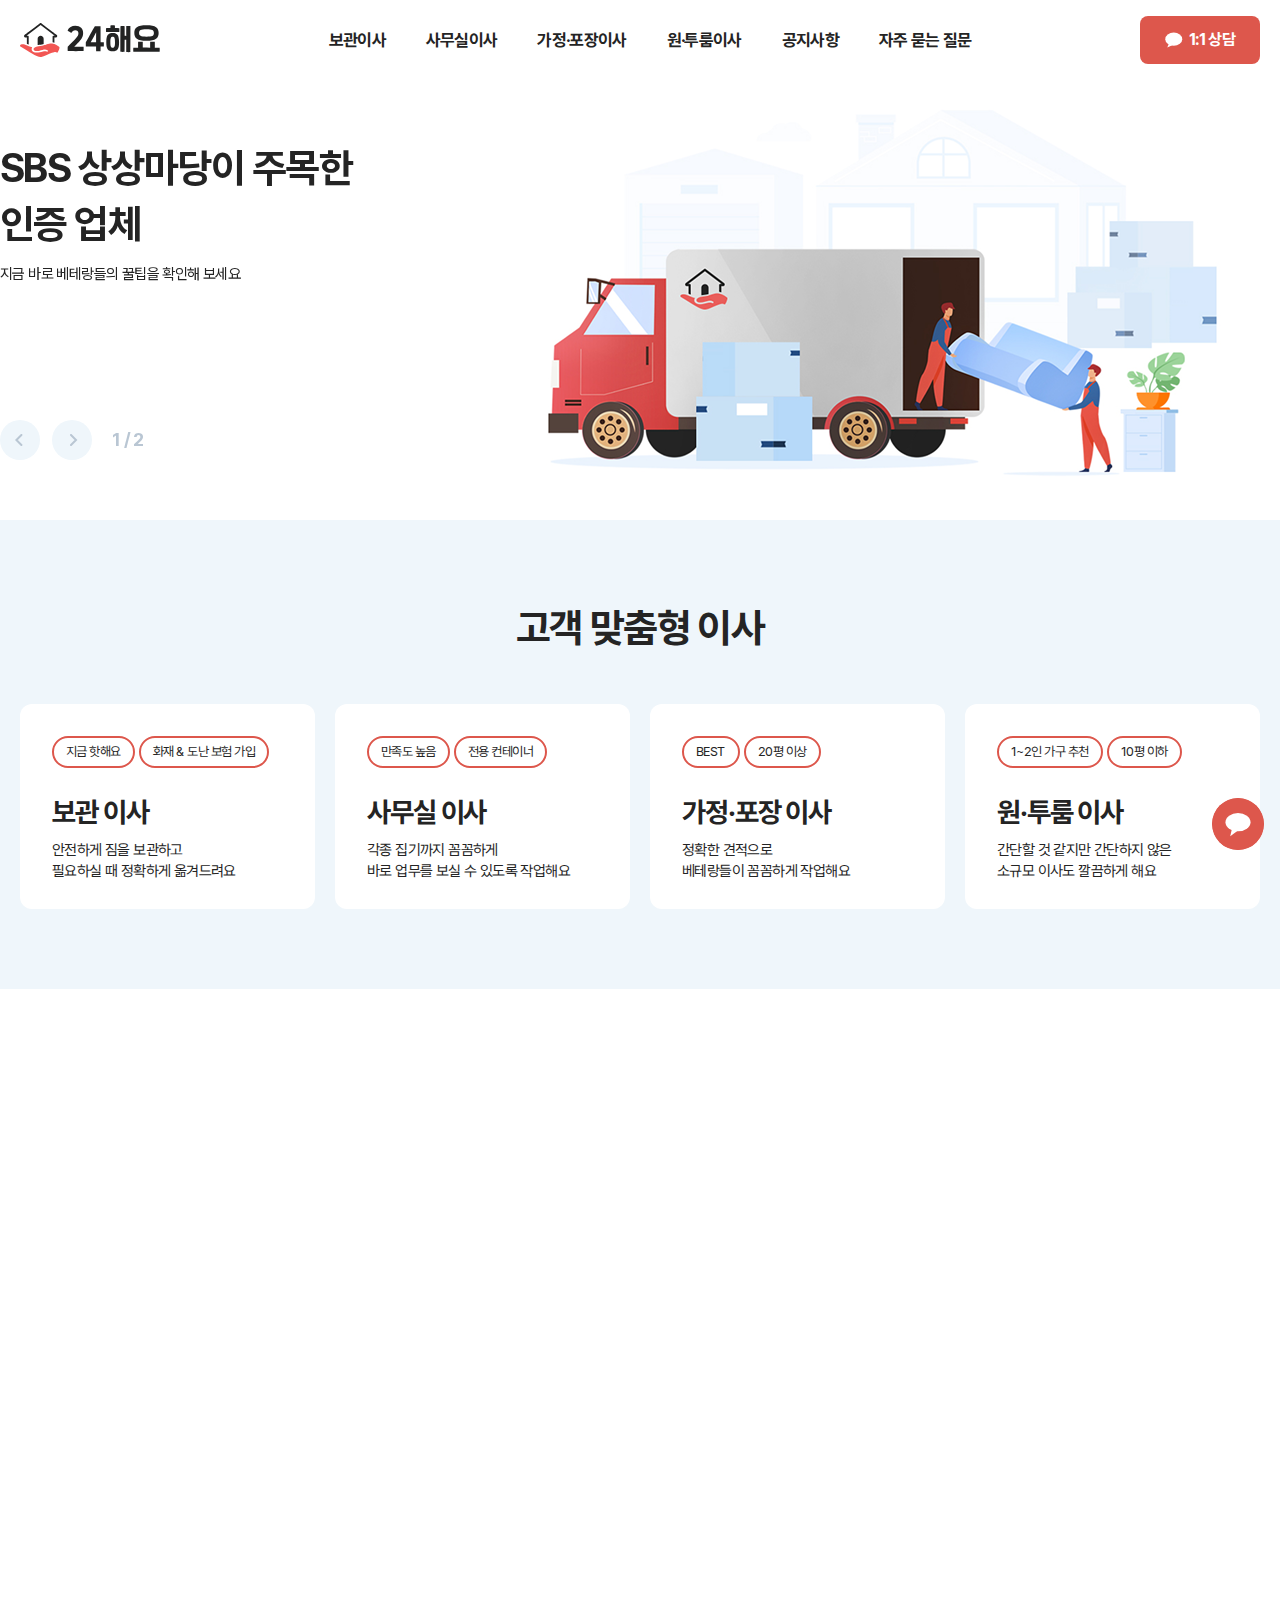
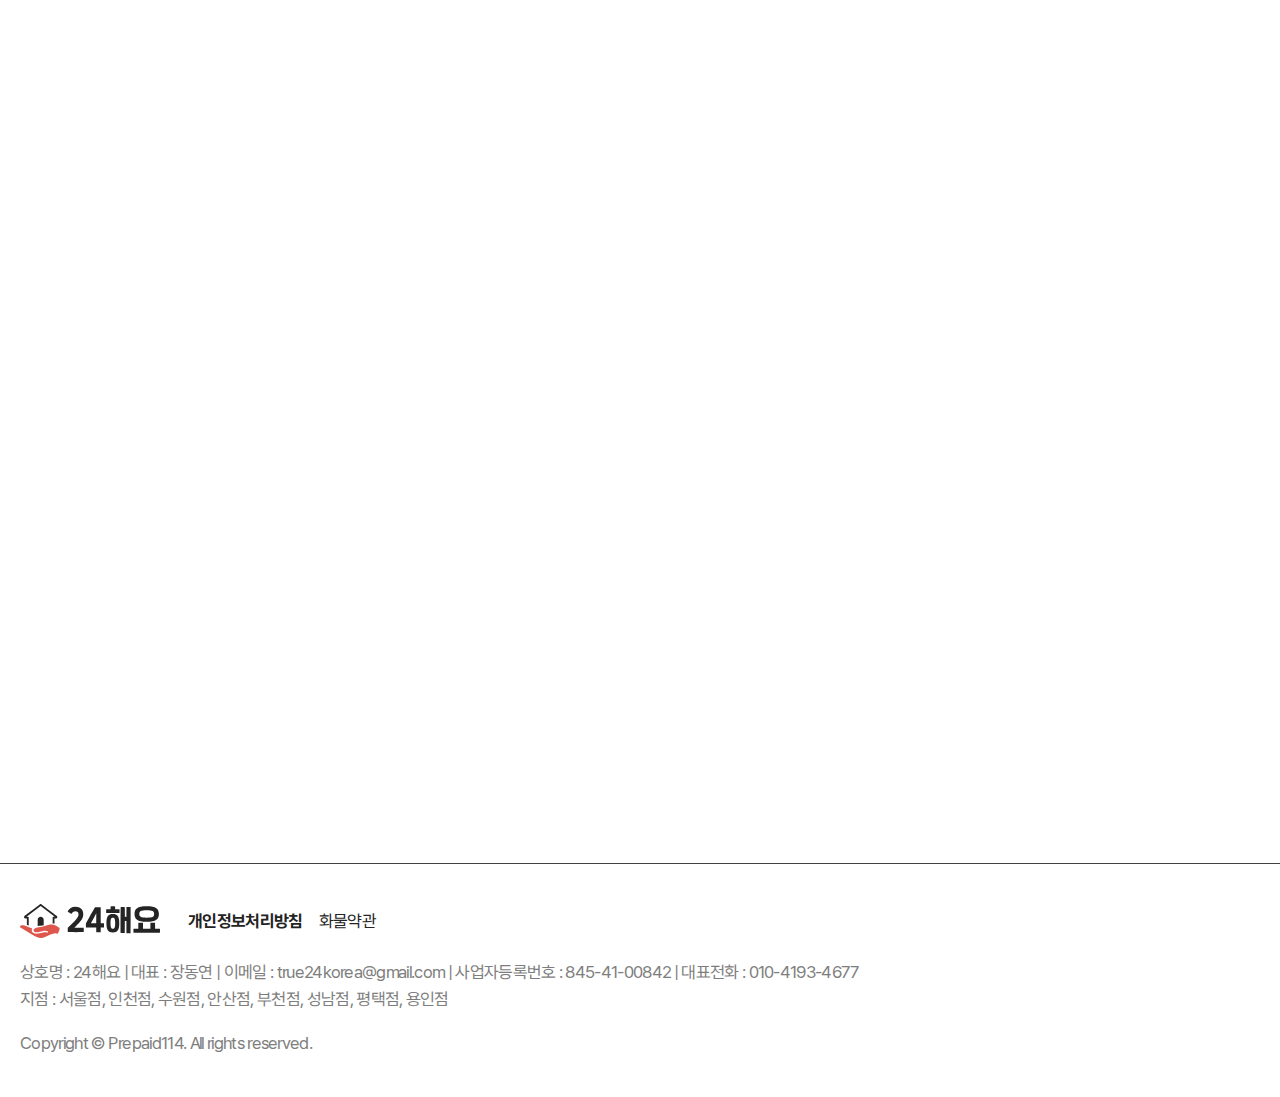
<file: index.html>
<!DOCTYPE html>
<html lang="ko">
<head>
    <meta charset="utf-8">
    <meta name="viewport" content="width=device-width, initial-scale=1.0">
    <title>당신 맞춤 이사업체, 24해요</title>
    <meta name="author" content="24해요">
    <meta name="robots" content="index, follow">
    <meta name="format-detection" content="telephone=no">
    <meta name="apple-mobile-web-app-capable" content="yes">
    <link rel="canonical" href="">
    <meta name="description" content="">
    <meta name="Keywords" content="">
    <meta property="og:title" content="24해요">
    <meta property="og:type" content="website">
    <meta property="og:description" content="">
    <meta property="og:url" content="">
    <meta property="og:image" content="">
    <meta property="al:android:app_name" content="">
    <meta property="al:web:url" content="">
    <link rel="shortcut icon" href="./assets/images/favicon.ico">
    <link rel="stylesheet" href="./assets/css/common.css">
    <link rel="stylesheet" href="./assets/css/style.css">
    <link rel="stylesheet" href="./assets/css/aos.css">
    <link rel="stylesheet" href="./assets/css/swiper.min.css">
    <script src="./assets/js/aos.js"></script>
    <script src="./assets/js/swiper.min.js"></script>
    <script src="./assets/js/util.js"></script>
    <script src="./assets/js/common.js"></script>
</head>
<body>
    <main id="wrap">
        <!-- header -->
        <header id="header">
            <div class="inner">
                <h1>
                    <a href="./index.html">
                        <img src="./assets/images/logo.svg" alt="24해요">
                    </a>
                </h1>
                <nav>
                    <ul>
                        <li>
                            <a href="./about.html">보관이사</a>
                        </li>
                        <li>
                            <a href="//board.html">사무실이사</a>
                        </li>
                        <li>
                            <a href="./blog.html">가정·포장이사</a>
                        </li>
                        <li><a href="">원·투룸이사</a></li>
                        <li><a href="./notice.html">공지사항</a></li>
                        <li><a href="./faq.html">자주 묻는 질문</a></li>
                    </ul>
                </nav>
                <div class="header-right">
                    <ul class="util-menu">
                        <li>
                            <a href="https://open.kakao.com/o/s5DOoV8c" target="_blank" class="btn-chat">
                                <i></i>
                                <span>1:1 상담</span>
                            </a>
                        </li>
                    </ul>
                    <button type="button" class="mobile menu-btn">
                         <span></span>
                         <span></span>
                         <span></span>
                    </button>
                </div>
            </div>
        </header>
        <!-- // header -->
         <!-- aside  -->
         <aside>
            <div class="aside-inner">
                <div class="aside-content">
                    <ul class="m-nav">
                        <li>
                            <a class="btn-link" href="./about.html">보관이사</a>
                        </li>
                        <li>
                            <a class="btn-link" href="./board.html">사무실이사</a>
                        </li>
                        <li>
                            <a class="btn-link" href="./blog.html">가정·포장이사</a>
                        </li>
                        <li><a class="btn-link" href="">원·투룸이사</a></li>
                        <li><a class="btn-link" href="./notice.html">공지사항</a></li>
                        <li><a class="btn-link" href="./faq.html">자주 묻는 질문</a></li>
                    </ul>
                </div>
                <div class="aside-btm">
                    <a href="#" class="btn-kakao" target="_blank">
                        <img src="./assets/images/icon_chat.svg" alt="">
                        <span>1:1 상담</span>
                    </a>
                    <a href="tel:010-4193-4677">
                        <img src="./assets/images/icon_phone.svg" alt="">
                        <span>전화 상담</span>
                    </a>
                </div>
            </div>
         </aside>
         <!-- // aside -->
        <!-- content -->
        <article id="content">
            <div id="main">
                <!-- 메인 슬라이드 -->
                <section class="hero">
                    <div class="swiper main-slide">
                        <div class="swiper-wrapper">
                            <div class="swiper-slide">
                                <a href="#">
                                    <div class="text">
                                        <strong data-aos="fade-up" class="h-1">SBS 상상마당이 주목한 <br>인증 업체</strong>
                                        <p data-aos="fade-up" data-aos-delay="150" class="p-2">지금 바로 베테랑들의 꿀팁을 확인해 보세요</p>
                                    </div>
                                    <div class="bg">
                                        <picture>
                                            <source srcset="./assets/images/desktop_slide_01.png" type="image/png"  media="all and (min-width: 1280px)">
                                            <source srcset="./assets/images/tablet_slide_01.png" type="image/png" media="all and (min-width: 800px)">
                                            <img src="./assets/images/mobile_slide_01.png" alt="">
                                        </picture>
                                    </div>
                                </a>
                            </div>
                            <div class="swiper-slide">
                                <a href="#">
                                    <div class="text">
                                        <strong data-aos="fade-up"  class="h-1">SBS 상상마당이 주목한 <br>인증 업체</strong>
                                        <p data-aos="fade-up" data-aos-delay="150" class="p-2">지금 바로 베테랑들의 꿀팁을 확인해 보세요</p>
                                    </div>
                                    <div class="bg">
                                        <picture>
                                            <source srcset="./assets/images/desktop_slide_01.png" type="image/png"  media="all and (min-width: 1280px)">
                                            <source srcset="./assets/images/tablet_slide_01.png" type="image/png" media="all and (min-width: 800px)">
                                            <img src="./assets/images/mobile_slide_01.png" alt="">
                                        </picture>
                                    </div>
                                </a>
                            </div>
                        </div>
                    </div>
                    <div class="slide-controls">
                        <button type="button" class="btn-prev">
                        </button>
                        <button type="button" class="btn-next">
                        </button>
                        <div class="slide-pagination"></div>
                    </div>
                </section>
                <!-- // 메인 슬라이드 -->
                <!-- 이사 -->
                <section class="moving-section">
                    <div class="sec-header inner" data-aos="fade-up">
                        <h3 class="title h-1">고객 맞춤형 이사</h3>
                    </div>
                    <div class="sec-content inner">
                        <ul class="moving-list">
                            <li class="moving-item" data-aos="fade-up">
                                <a href="#">
                                    <div class="text">
                                        <ul class="tag">
                                            <li>지금 핫해요</li>
                                            <li>화재 & 도난 보험 가입</li>
                                        </ul>
                                        <strong class="title h-2">보관 이사</strong>
                                        <p class="p-2">안전하게 짐을 보관하고 <br>필요하실 때 정확하게 옮겨드려요</p>
                                    </div>
                                </a>
                            </li>
                            <li class="moving-item" data-aos="fade-up">
                                <a href="#">
                                    <div class="text">
                                        <ul class="tag">
                                            <li>만족도 높음</li>
                                            <li>전용 컨테이너</li>
                                        </ul>
                                        <strong class="title h-2">사무실 이사</strong>
                                        <p class="p-2">각종 집기까지 꼼꼼하게 <br>바로 업무를 보실 수 있도록 작업해요</p>
                                    </div>
                                </a>
                            </li>
                            <li class="moving-item" data-aos="fade-up">
                                <a href="#">
                                    <div class="text">
                                        <ul class="tag">
                                            <li>BEST</li>
                                            <li>20평 이상</li>
                                        </ul>
                                        <strong class="title h-2">가정·포장 이사</strong>
                                        <p class="p-2">정확한 견적으로 <br>베테랑들이 꼼꼼하게 작업해요</p>
                                    </div>
                                </a>
                            </li>
                            <li class="moving-item" data-aos="fade-up">
                                <a href="#">
                                    <div class="text">
                                        <ul class="tag">
                                            <li>1~2인 가구 추천</li>
                                            <li>10평 이하</li>
                                        </ul>
                                        <strong class="title h-2">원·투룸 이사</strong>
                                        <p class="p-2">간단할 것 같지만 간단하지 않은 <br>소규모 이사도 깔끔하게 해요</p>
                                    </div>
                                </a>
                            </li>
                        
                        </ul>                          
                    </div>
                </section>
                <!-- // 이사 -->
                <!-- 블로그 -->
                <section class="blog">
                    <div class="sec-header inner" data-aos="fade-up">
                        <h3 class="title h-1">베테랑들의 꿀팁</h3>
                        <p class="sub-title">이건 꼭 알고 하셔야 돼요</p>
                    </div>
                    <div class="sec-content inner">
                        <div class="blog-inner" data-aos="fade-up">
                            <div class="video-item">
                                <div class="video-wrap">
                                    <iframe src="https://www.youtube.com/embed/IOF7vYD83vQ" title="YouTube video player" frameborder="0" allow="accelerometer; autoplay; clipboard-write; encrypted-media; gyroscope; picture-in-picture; web-share" referrerpolicy="strict-origin-when-cross-origin" allowfullscreen></iframe>
                                </div>
                            </div>
                            <ul class="blog-list">
                                <div class="blog-item">
                                    <a href="">
                                        <div class="img" style="background-image: url('./assets/images/no_image.png');"></div>
                                        <div class="text">
                                            <span class="cate date">이사꿀팁</span>
                                            <p class="subject h-3">이사 업체 선택 시, 거꾸로 알고 있는 2가지!</p>
                                            <p class="desc p-2">상세설명입니다. 상세설명입니다. 상세설명입니다.상세설명입니다. 상세설명입니다. 상세설명입니다. 상세설명입니다.상세설명입니다. 상세설명입니다. 상세설명입니다.</p>
                                        </div>
                                    </a>
                                </div>
                                <div class="blog-item">
                                    <a href="">
                                        <div class="img" style="background-image: url('./assets/images/no_image.png');"></div>
                                        <div class="text">
                                            <span class="cate date">이사꿀팁</span>
                                            <p class="subject h-3">방문 견적 시, 필요한 이사 체크 리스트</p>
                                            <p class="desc p-2">상세설명입니다. 상세설명입니다. 상세설명입니다.상세설명입니다. 상세설명입니다. 상세설명입니다. 상세설명입니다.상세설명입니다. 상세설명입니다. 상세설명입니다.</p>
                                        </div>
                                    </a>
                                </div>
                                <div class="blog-item">
                                    <a href="">
                                        <div class="img" style="background-image: url('./assets/images/no_image.png');"></div>
                                        <div class="text">
                                            <span class="cate date">이사꿀팁</span>
                                            <p class="subject h-3">이사할 때 알면 좋은 8가지 추천 사항</p>
                                            <p class="desc p-2">상세설명입니다. 상세설명입니다. 상세설명입니다.상세설명입니다. 상세설명입니다. 상세설명입니다. 상세설명입니다.상세설명입니다. 상세설명입니다. 상세설명입니다.</p>
                                        </div>
                                    </a>
                                </div>
                            </ul>
                        </div>
                    </div>
                </section>
                <!-- // 블로그 -->
                <!-- 후기 -->
                <section class="review">
                    <div class="inner">
                        <div class="sec-header">
                            <h3 class="title h-1" data-aos="fade-up">만족스러운 이사 후기</h3>
                            <span class="sub-title" data-aos="fade-up">먼저 경험한 분들이 남겨주셨어요</span>
                        </div>
                        <div class="sec-content">
                            <button type="button" class="btn-prev">이전</button>
                            <button type="button" class="btn-next">다음</button>
                            <div class="review-slide swiper" data-aos="fade-up">
                                <div class="swiper-wrapper">
                                    <div class="swiper-slide">
                                        <a href="#">
                                            <div class="thumb" style="background-image: url('./assets/images/review_thumb.png');"></div>
                                            <div class="text">
                                                <p>너무 만족스러워요 다음번에도 또 연락드릴게요~~~너무 만족스러워요 다음번에도 또 연락드릴게요~~~</p>
                                                <span class="cate">이사후기</span>
                                            </div>
                                        </a>
                                    </div>

                                     <div class="swiper-slide">
                                        <a href="#">
                                            <div class="thumb" style="background-image: url('./assets/images/review_thumb.png');"></div>
                                            <div class="text">
                                                <p>너무 만족스러워요 다음번에도 또 연락드릴게요~~~너무 만족스러워요 다음번에도 또 연락드릴게요~~~</p>
                                                <span class="cate">이사후기</span>
                                            </div>
                                        </a>
                                    </div>
                                    <div class="swiper-slide">
                                        <a href="#">
                                            <div class="thumb" style="background-image: url('./assets/images/review_thumb.png');"></div>
                                            <div class="text">
                                                <p>너무 만족스러워요 다음번에도 또 연락드릴게요~~~너무 만족스러워요 다음번에도 또 연락드릴게요~~~</p>
                                                <span class="cate">이사후기</span>
                                            </div>
                                        </a>
                                    </div>

                                    <div class="swiper-slide">
                                        <a href="#">
                                            <div class="thumb" style="background-image: url('./assets/images/review_thumb.png');"></div>
                                            <div class="text">
                                                <p>너무 만족스러워요 다음번에도 또 연락드릴게요~~~너무 만족스러워요 다음번에도 또 연락드릴게요~~~</p>
                                                <span class="cate">이사후기</span>
                                            </div>
                                        </a>
                                    </div> 
                                </div>
                            </div>
                        </div>
                    </div>
                </section>
                <!-- // 후기 -->
              <!-- 메인 배너 -->
               <section class="main-banner">
                    <div class="inner">
                        <ul class="banner-list">
                            <li class="inquiry-banner" data-aos="fade-up">
                                <a href="" class="text">
                                    <span class="table-title">빠르고 확실하게</span>
                                    <strong class="h-2">견적문의하기 →</strong>
                                </a>
                            </li>
                            <li class="yt-banner" data-aos="fade-up">
                                <a href="" class="text">
                                    <span class="table-title">
                                        <img src="./assets/images/icon_yt.svg" alt="">
                                        24해요 TV
                                    </span>
                                    <strong class="h-2">유튜브 바로가기 →</strong>
                                </a>
                            </li>
                        </ul>
                    </div>
               </section>
              <!-- //메인 배너 -->
            </div>
        </article>
        <!-- // content -->
        <!-- footer -->
        <footer id="footer">
            <div class="inner">
                <div class="footer-top">
                    <span class="footer-logo">
                        <img src="./assets/images/footer_logo.svg" alt="24해요">
                    </span>
                    <ul class="footer-util p-1 ">
                        <li><a class="font-bold" href="">개인정보처리방침</a></li>
                        <li><a href="">화물약관</a></li>
                    </ul>
                </div>
                <div class="footer-info">
                    <address class="p-1">
                        상호명 : 24해요  | 대표 : 장동연  | 이메일 : true24korea@gmail.com  | 사업자등록번호 : 845-41-00842  | 대표전화 : 010-4193-4677 <br>
                        지점 : 서울점, 인천점, 수원점, 안산점, 부천점, 성남점, 평택점, 용인점
                    </address>
                </div>
                <p class="copyright p-1">
                    Copyright © Prepaid114. All rights reserved.
                </p>
            </div>
        </footer>
        <!-- // footer -->
         <!-- fixed bar -->
         <div class="fixed-bar">
            <ul>
                <li><a href="tel:010-4193-4677"><img src="./assets/images/icon_fixed_phone.svg" alt=""><span>전화상담</span></a></li>
                <li><a href="https://open.kakao.com/o/s5DOoV8c" target="_blank" class="btn-kakao"><img src="./assets/images/icon_fixed_chat.svg" alt=""><span>1:1 상담</span></a></li>
            </ul>
         </div>
         <!-- // fixed bar -->
        <!-- float-btn -->
        <div class="float-btn">
            <a href="https://open.kakao.com/o/s5DOoV8c" class="btn-chat" target="_blank">
                <img src="./assets/images/btn_kakao.svg" alt="">
                <span>1:1 상담</span>
            </a>
        </div>
        <!-- // float-btn -->
    </main>

    <script>
        document.addEventListener('DOMContentLoaded', function() {
            const mainSlideLen = document.querySelectorAll('.main-slide .swiper-slide').length;
            const mainSlide = new Swiper('.main-slide', {
                loop:mainSlideLen > 1 ? true : false,
                loopAdditionalSlides: mainSlideLen > 1 ? 2 : 0,
                speed:800,
                autoplay: {
                    delay: 4500,
                },
                pagination:{
                    el: '.hero .slide-pagination',
                    type: 'fraction',
                },
                navigation:{
                    nextEl: '.hero .btn-next',
                    prevEl: '.hero .btn-prev',
                },
                on:{
                    slideChange: function(swiper){
                       
                        document.querySelectorAll('.hero .swiper-slide:not(.cur) [data-aos]').forEach(el => {
                            el.classList.remove('aos-animate');
                        });
                    },
                    slideChangeTransitionEnd: function(swiper){
                        document.querySelectorAll('.hero .swiper-slide').forEach(el => {
                            el.classList.remove('cur');
                        });
                        const activeSlide = swiper.slides[swiper.activeIndex];
                        activeSlide.classList.add('cur');
                        const aosEls = activeSlide.querySelectorAll('[data-aos]');
                        requestAnimationFrame(() => {
                            aosEls.forEach(el => {
                            el.classList.add('aos-animate');
                            });
                        });
                    },
                }
            });

            if(window.innerWidth >= 800){
                const moving_items = document.querySelectorAll('.moving-item');
                moving_items.forEach(function(item, index) {
                    item.setAttribute('data-aos-delay', index * 100);
                });
            }

            const review_length = document.querySelector('.review-slide .swiper-wrapper').children.length;
            const review_slide = new Swiper('.review-slide', {
                slidesPerView: 'auto',
                spaceBetween: 20,
                speed:800,
                loopAdditionalSlides: 4,
                centeredSlides: true,
                autoplay: {
                    delay: 3500,
                    disableOnInteraction: false,
                },
                navigation:{
                    nextEl: '.review .btn-next',
                    prevEl: '.review .btn-prev',
                },
                breakpoints: {
                    0: {
                        slidesPerView:1,
                        loop: review_length > 2 ? true : false,
                    },
                    1280: {
                        slidesPerView: 3,
                        spaceBetween: 42,
                        loop: document.querySelector('.review-slide .swiper-wrapper').children.length > 3 ? true : false,
                    },
                },
            });
            if(review_length < 4){
                document.querySelectorAll('.review .btn-next, .review .btn-prev').forEach(el => el.style.display = 'none');
            }

            const yt_slide = new Swiper('.yt-slide', {
                spaceBetween: 4,
                speed:800,
                loop:document.querySelectorAll('.yt-slide .swiper-slide').length > 1 ? true : false,
                loopAdditionalSlides: document.querySelectorAll('.yt-slide .swiper-slide').length > 1 ? 2 : 0,
                autoplay: {
                    delay: 2500,
                    disableOnInteraction: false,
                },
                breakpoints: {
                    0: {
                        slidesPerView: 1,
                    },
                    800:{
                        slidesPerView: 'auto',
                    },
                },
            });
        });
    </script>
</body>
</html>
</file>
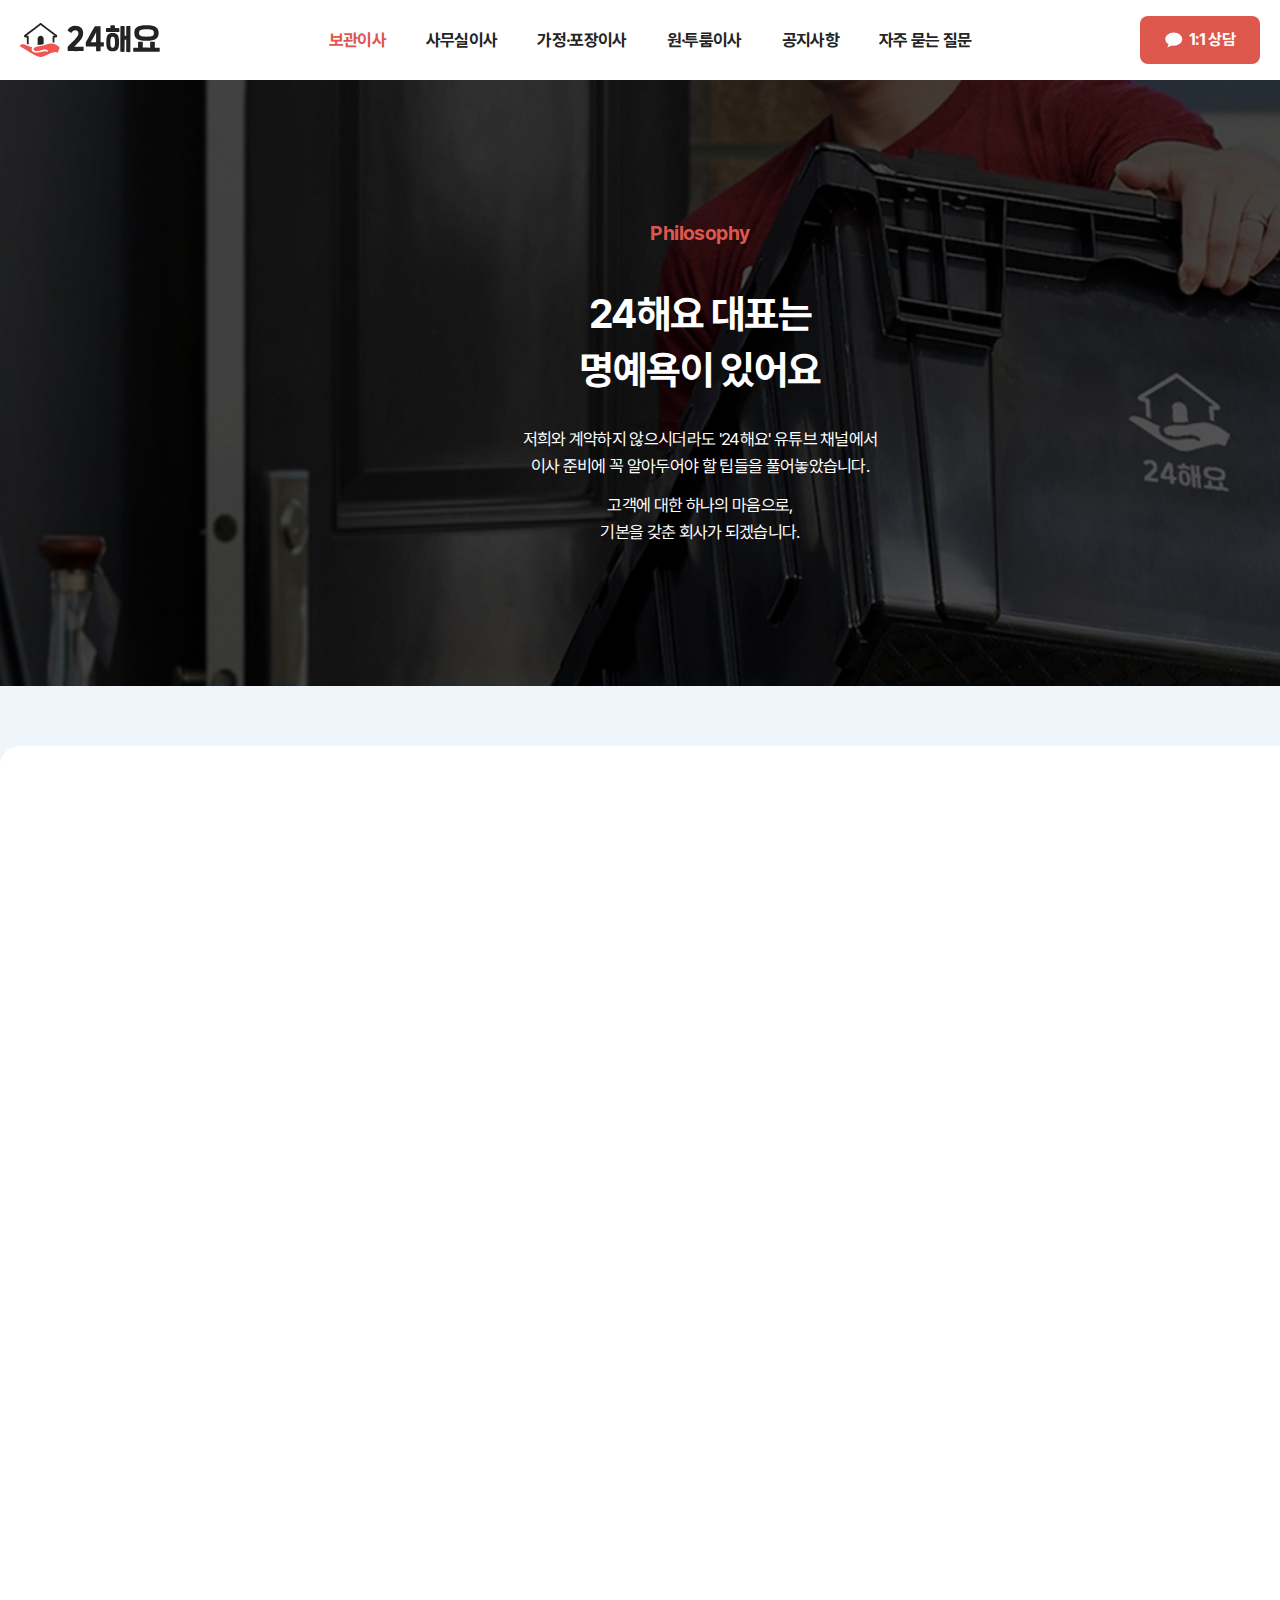
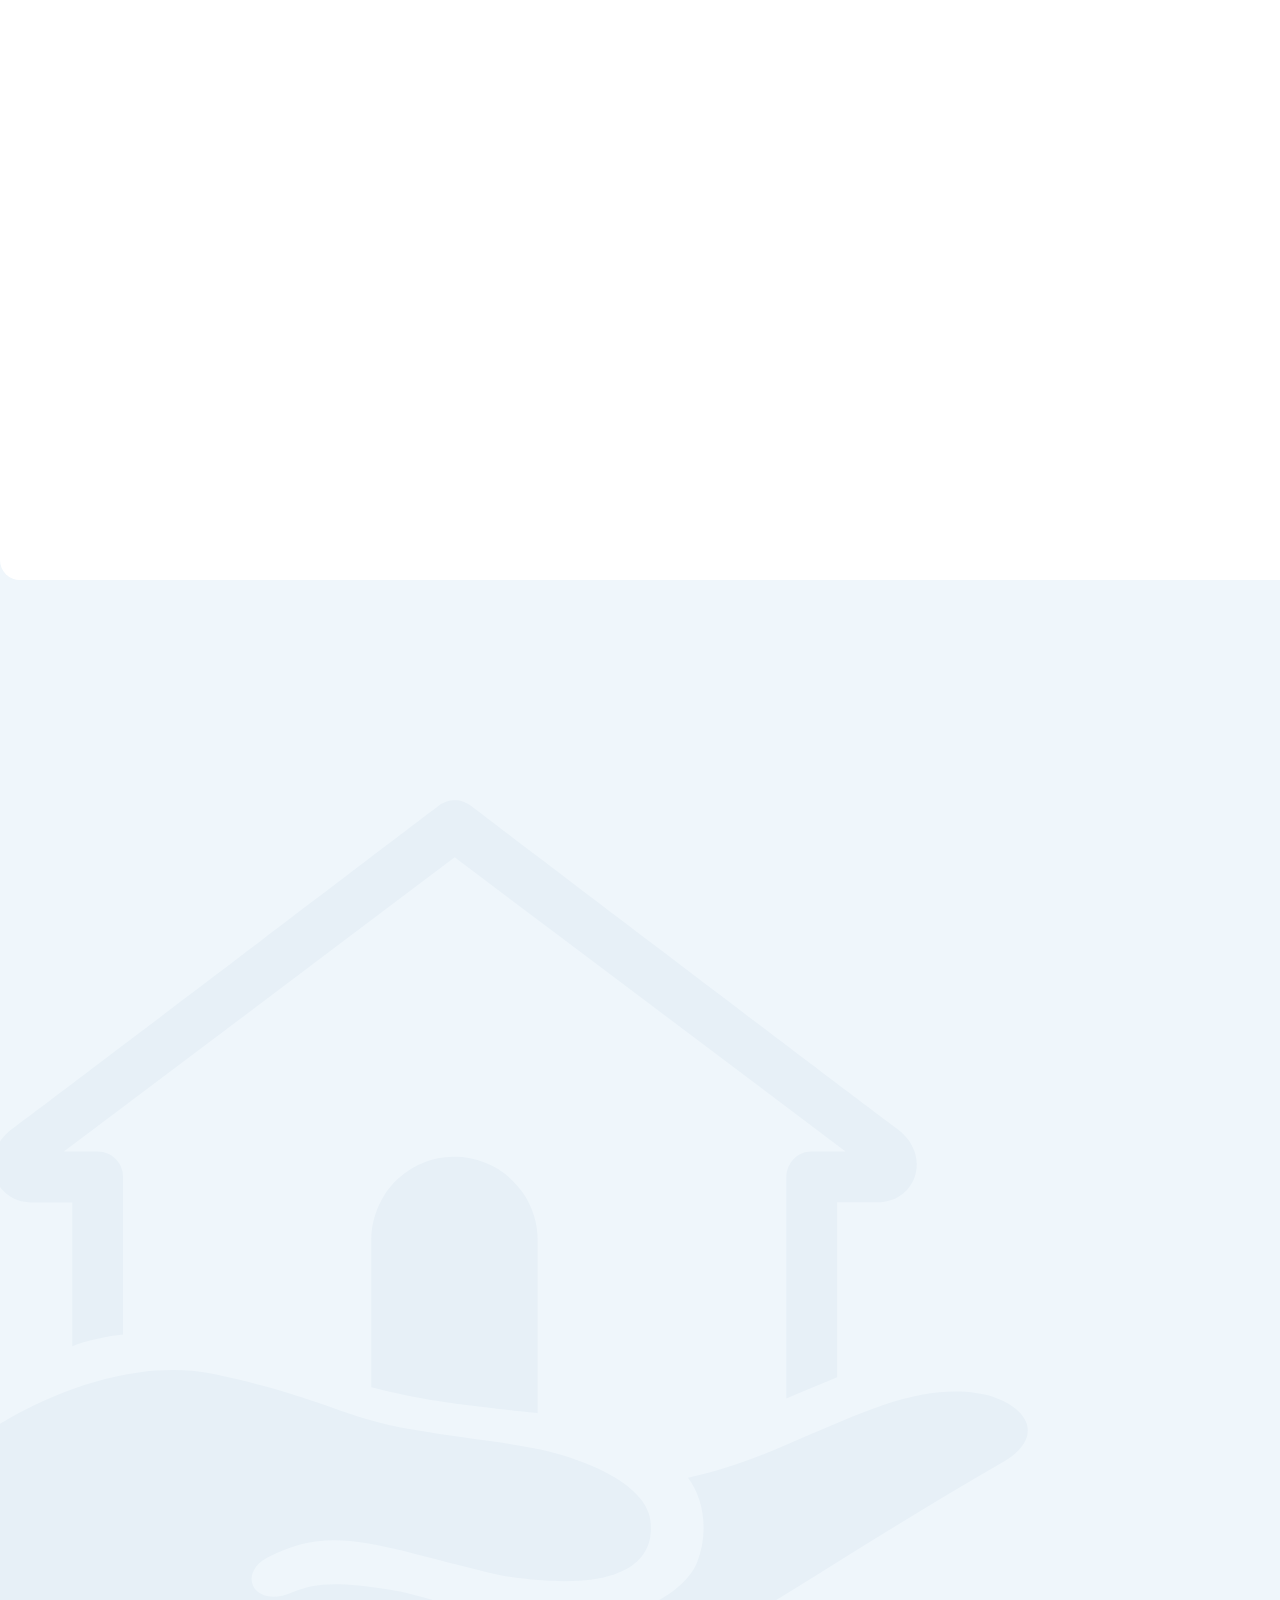
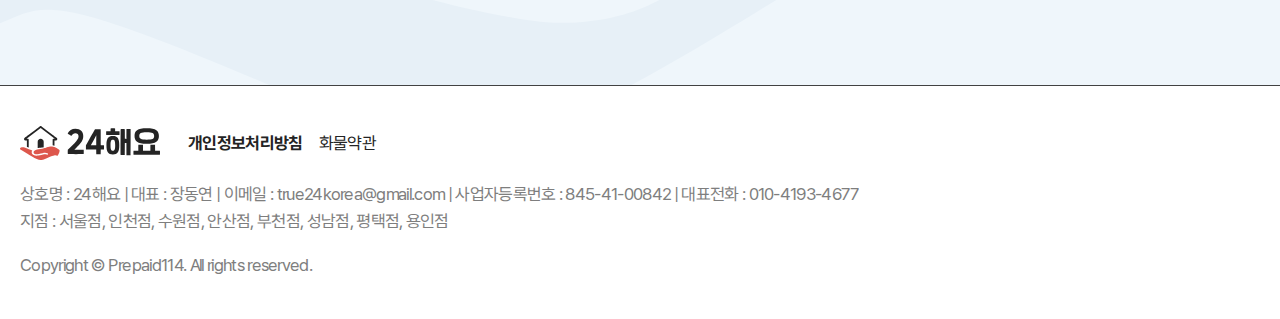
<file: about.html>
<!DOCTYPE html>
<html lang="ko">
<head>
    <meta charset="utf-8">
    <meta name="viewport" content="width=device-width, initial-scale=1.0">
    <title>당신 맞춤 이사업체, 24해요</title>
    <meta name="author" content="24해요">
    <meta name="robots" content="index, follow">
    <meta name="format-detection" content="telephone=no">
    <meta name="apple-mobile-web-app-capable" content="yes">
    <link rel="canonical" href="">
    <meta name="description" content="">
    <meta name="Keywords" content="">
    <meta property="og:title" content="24해요">
    <meta property="og:type" content="website">
    <meta property="og:description" content="">
    <meta property="og:url" content="">
    <meta property="og:image" content="">
    <meta property="al:android:app_name" content="">
    <meta property="al:web:url" content="">
    <link rel="shortcut icon" href="./assets/images/favicon.ico">
    <link rel="stylesheet" href="./assets/css/common.css">
    <link rel="stylesheet" href="./assets/css/style.css">
    <link rel="stylesheet" href="./assets/css/aos.css">
    <link rel="stylesheet" href="./assets/css/swiper.min.css">
    <script src="./assets/js/aos.js"></script>
    <script src="./assets/js/swiper.min.js"></script>
    <script src="./assets/js/util.js"></script>
    <script src="./assets/js/common.js"></script>
</head>
<body>
    <main id="wrap">
        <!-- header -->
        <header id="header">
            <div class="inner">
                <h1>
                    <a href="./index.html">
                        <img src="./assets/images/logo.svg" alt="24해요">
                    </a>
                </h1>
                <nav>
                    <ul>
                        <li>
                            <a href="./about.html" class="cur">보관이사</a>
                        </li>
                        <li>
                            <a href="./board.html">사무실이사</a>
                        </li>
                        <li>
                            <a href="./blog.html">가정·포장이사</a>
                        </li>
                        <li><a href="">원·투룸이사</a></li>
                        <li><a href="./notice.html">공지사항</a></li>
                        <li><a href="./faq.html">자주 묻는 질문</a></li>
                    </ul>
                </nav>
                <div class="header-right">
                    <ul class="util-menu">
                        <li>
                            <a href="https://open.kakao.com/o/s5DOoV8c" target="_blank" class="btn-chat">
                                <i></i>
                                <span>1:1 상담</span>
                            </a>
                        </li>
                    </ul>
                    <button type="button" class="mobile menu-btn">
                         <span></span>
                         <span></span>
                         <span></span>
                    </button>
                </div>
            </div>
        </header>
        <!-- // header -->
         <!-- aside  -->
         <aside>
            <div class="aside-inner">
                <div class="aside-content">
                    <ul class="m-nav">
                        <li>
                            <a class="btn-link" href="./about.html" class="cur">보관이사</a>
                        </li>
                        <li>
                            <a class="btn-link" href="./board.html">사무실이사</a>
                        </li>
                        <li>
                            <a class="btn-link" href="./blog.html">가정·포장이사</a>
                        </li>
                        <li><a class="btn-link" href="">원·투룸이사</a></li>
                        <li><a class="btn-link" href="./notice.html">공지사항</a></li>
                        <li><a class="btn-link" href="./faq.html">자주 묻는 질문</a></li>
                    </ul>
                </div>
                <div class="aside-btm">
                    <a href="#" class="btn-kakao" target="_blank">
                        <img src="./assets/images/icon_chat_white.svg" alt="">
                        <span>1:1 상담</span>
                    </a>
                    <a href="tel:010-4193-4677">
                        <img src="./assets/images/icon_phone.svg" alt="">
                        <span>전화 상담</span>
                    </a>
                </div>
            </div>
         </aside>
         <!-- // aside -->
        <!-- content -->
        <article id="content">
            <div id="about">
                <section class="about-header">
                    <div class="inner">
                        <div class="text">
                            <span data-aos="fade-up" class="h-3">Philosophy</span>
                            <h3 data-aos="fade-up" data-aos-delay="100" class="h-1">24해요 대표는 <br>명예욕이 있어요</h3>
                            <div data-aos="fade-up" data-aos-delay="200">
                                <p class="p-1">저희와 계약하지 않으시더라도 '24해요' 유튜브 채널에서 <br>이사 준비에 꼭 알아두어야 할 팁들을 풀어놓았습니다.</p>
                                <p class="p-1">고객에 대한 하나의 마음으로, <br>기본을 갖춘 회사가 되겠습니다.</p>
                            </div>
                        </div>
                    </div>
                </section>
                <section class="about-content">
                        <section class="sec-1">
                            <div class="inner">
                                <div data-aos="fade-up" class="img">
                                    <picture>
                                        <source srcset="./assets/images/desktop_about_img.png" media="(min-width: 1280px)">
                                        <source srcset="./assets/images/tablet_about_img.png" media="(min-width: 800px)">
                                        <img src="./assets/images/tablet_about_img.png" alt="">
                                    </picture>
                                </div>
                                <div class="text">
                                    <h4 class="h-2" data-aos="fade-up">저는 이런 마음으로 운영해왔습니다</h4>
                                    <p class="p-1" data-aos="fade-up">2020년 설립 이래 저희들에게 이사를 맡겨주신 고객님들과 <br class="pc">진심을 담아 일하셨던 저희 사장님들께 감사를 드립니다. <br><br>이사 업체의 기본은 <br class="pc">고객이 불편한 점 없이 소중한 짐을 안전하게 옮겨드리는 겁니다. <br><br>그래서 저희들은 꼼꼼하고 정성들여서 작업함으로써, <br class="pc">앞으로도 저희 업체에 믿고 맡겨주실 수 있도록 노력해나가겠습니다. <br class="pc">고객에 대한 하나의 마음으로 기본을 갖춘 회사가 되겠습니다.</p>
                                    <p class="p-1" data-aos="fade-up">누구나 살다보면 한번쯤은 경험하게 되는 이사. <br class="pc">터전을 옮기는 일이라 신경쓸 게 많죠. <br class="pc"><br class="pc">이사를 깨끗하게 잘 진행해드리고 얻는 만족감, <br class="pc">그리고 수익의 일부로 다른 분들의 삶에 도움을 줄 수 있다는 사실이 <br class="pc">오늘도 또 즐겁게 작업해드리러 가는 원동력입니다. <br><br>저희와 계약하지 않으시더라도 '24해요' 유튜브 채널에서 <br class="pc">이사 준비에 꼭 알아두어야 할 팁들을 풀어놓았습니다. <br><br>허가 받지 않은 이사 업체들에게 피해를 당하는 분들이 <br>아주 조금이라도 줄어들 수 있길 바라면서..</p>
                                </div>
                                <div class="sign" data-aos="fade-up">
                                    <span class="h-3">대표</span>
                                    <div class="sign-img">
                                        <img src="./assets/images/sign.png" alt="">
                                    </div>
                                </div>
                            </div>
                        </section>
                        <section class="sec-2">
                            <div class="inner">
                                <h4 class="h-1"  data-aos="fade-up">앞으로도 지켜 나가겠습니다</h4>
                                <ul class="card-list">
                                    <li data-aos="fade-up">
                                        <span class="num h-3">01</span><strong class="h-2">인증 받은 회사</strong>
                                        <p class="p-1">신뢰라는 것은 저희에게 이사를 맡겼던 분들이 증가하면서 한번의 서비스를 잘 해내는 것 그리고 많은 분들과 오랜 시간, 같은 마음으로 일을 할 때 그 결과물로 나타난다고 믿습니다. <br>건전한 이사 문화, 저희가 만들어 가겠습니다.</p>
                                    </li>
                                    <li data-aos="fade-up">
                                        <span class="num h-3">02</span><strong class="h-2">정확한 견적</strong>
                                        <p class="p-1">소형이사의 견적은 이사 당일에 변수가 많이 생기지는 않으나 업체의 실수로 추가 비용이 발생하는 경우는 없도록 하겠습니다. <br>견적 산출시에 되도록 자세히 설명드리고 상세한 부분까지 협의한뒤 진행하겠습니다.</p>
                                    </li>
                                    <li data-aos="fade-up">
                                        <span class="num h-3">03</span><strong class="h-2">베테랑 전문가</strong>
                                        <p class="p-1">이사전문가도 사고가 전혀 없이 일하기는 쉽지 않으며 여러 명이 다양한 상황에서 일을 하다보면 뜻하지 않은 사고가 생길 수 있답니다. <br>꼼꼼하게 작업을 하지만 혹여 사고가 발생했을 경우에는 당일날 작업자가 배상을 해드립니다.</p>
                                    </li>
                                    <li data-aos="fade-up">
                                        <span class="num h-3">04</span><strong class="h-2">고객 맞춤 서비스</strong>
                                        <p class="p-1">저희는 다른 업체와 달리 일반, 반포장 1번, 반포장 2번, 포장이사 4가지 서비스로 진행합니다. <br>고객님의 이삿짐 내역과 집 환경에 맞춰 합리적인 가격과 적합한 서비스로 안내해드리겠습니다.</p>
                                    </li>
                                    <li data-aos="fade-up">
                                        <span class="num h-3">05</span><strong class="h-2">서비스 마인드</strong>
                                        <p class="p-1">'친절은 습관입니다.' 친절하다는 말을 들으려면 대표 뿐만 아니라 저와 함께 일하는 모두가 고객에 대한 책임감을 갖고 일할 수 있도록 주기적으로 교육을 실시하고 있습니다.</p>
                                    </li>
                                    <li data-aos="fade-up">
                                        <span class="num h-3">06</span><strong class="h-2">피해 보상 시스템</strong>
                                        <p class="p-1">저희는 허가 업체로 보험에 가입이 되어 있으며, 파손 및 분실시 배상을 해드립니다. 만일 중재가 필요한 경우에는 '소비자보호원'에 의뢰하고 그 지시에 따라 진행해드립니다.</p>
                                    </li>
                                </ul>
                            </div>
                        </section>
                </section>
           </div>
        </article>
        <!-- // content -->
        <!-- footer -->
        <footer id="footer">
            <div class="inner">
                <div class="footer-top">
                    <span class="footer-logo">
                        <img src="./assets/images/footer_logo.svg" alt="24해요">
                    </span>
                    <ul class="footer-util p-1 ">
                        <li><a class="font-bold" href="">개인정보처리방침</a></li>
                        <li><a href="">화물약관</a></li>
                    </ul>
                </div>
                <div class="footer-info">
                    <address class="p-1">
                        상호명 : 24해요  | 대표 : 장동연  | 이메일 : true24korea@gmail.com  | 사업자등록번호 : 845-41-00842  | 대표전화 : 010-4193-4677 <br>
                        지점 : 서울점, 인천점, 수원점, 안산점, 부천점, 성남점, 평택점, 용인점
                    </address>
                </div>
                <p class="copyright p-1">
                    Copyright © Prepaid114. All rights reserved.
                </p>
            </div>
        </footer>
        <!-- // footer -->
         <!-- fixed bar -->
         <div class="fixed-bar">
            <ul>
                <li><a href="tel:010-4193-4677"><img src="./assets/images/icon_fixed_phone.svg" alt=""><span>전화상담</span></a></li>
                <li><a href="https://open.kakao.com/o/s5DOoV8c" target="_blank" class="btn-kakao"><img src="./assets/images/icon_fixed_chat.svg" alt=""><span>1:1 상담</span></a></li>
            </ul>
         </div>
         <!-- // fixed bar -->
    </main>

    <script>
        document.addEventListener('DOMContentLoaded', function() {
            if(window.innerWidth >= 800){
                const card_list = document.querySelectorAll('#about .sec-2 .card-list li');
                card_list.forEach(function(card, index) {
                    card.setAttribute('data-aos-delay', index * 100);
                });
            }
        });
    </script>
</body>
</html>
</file>
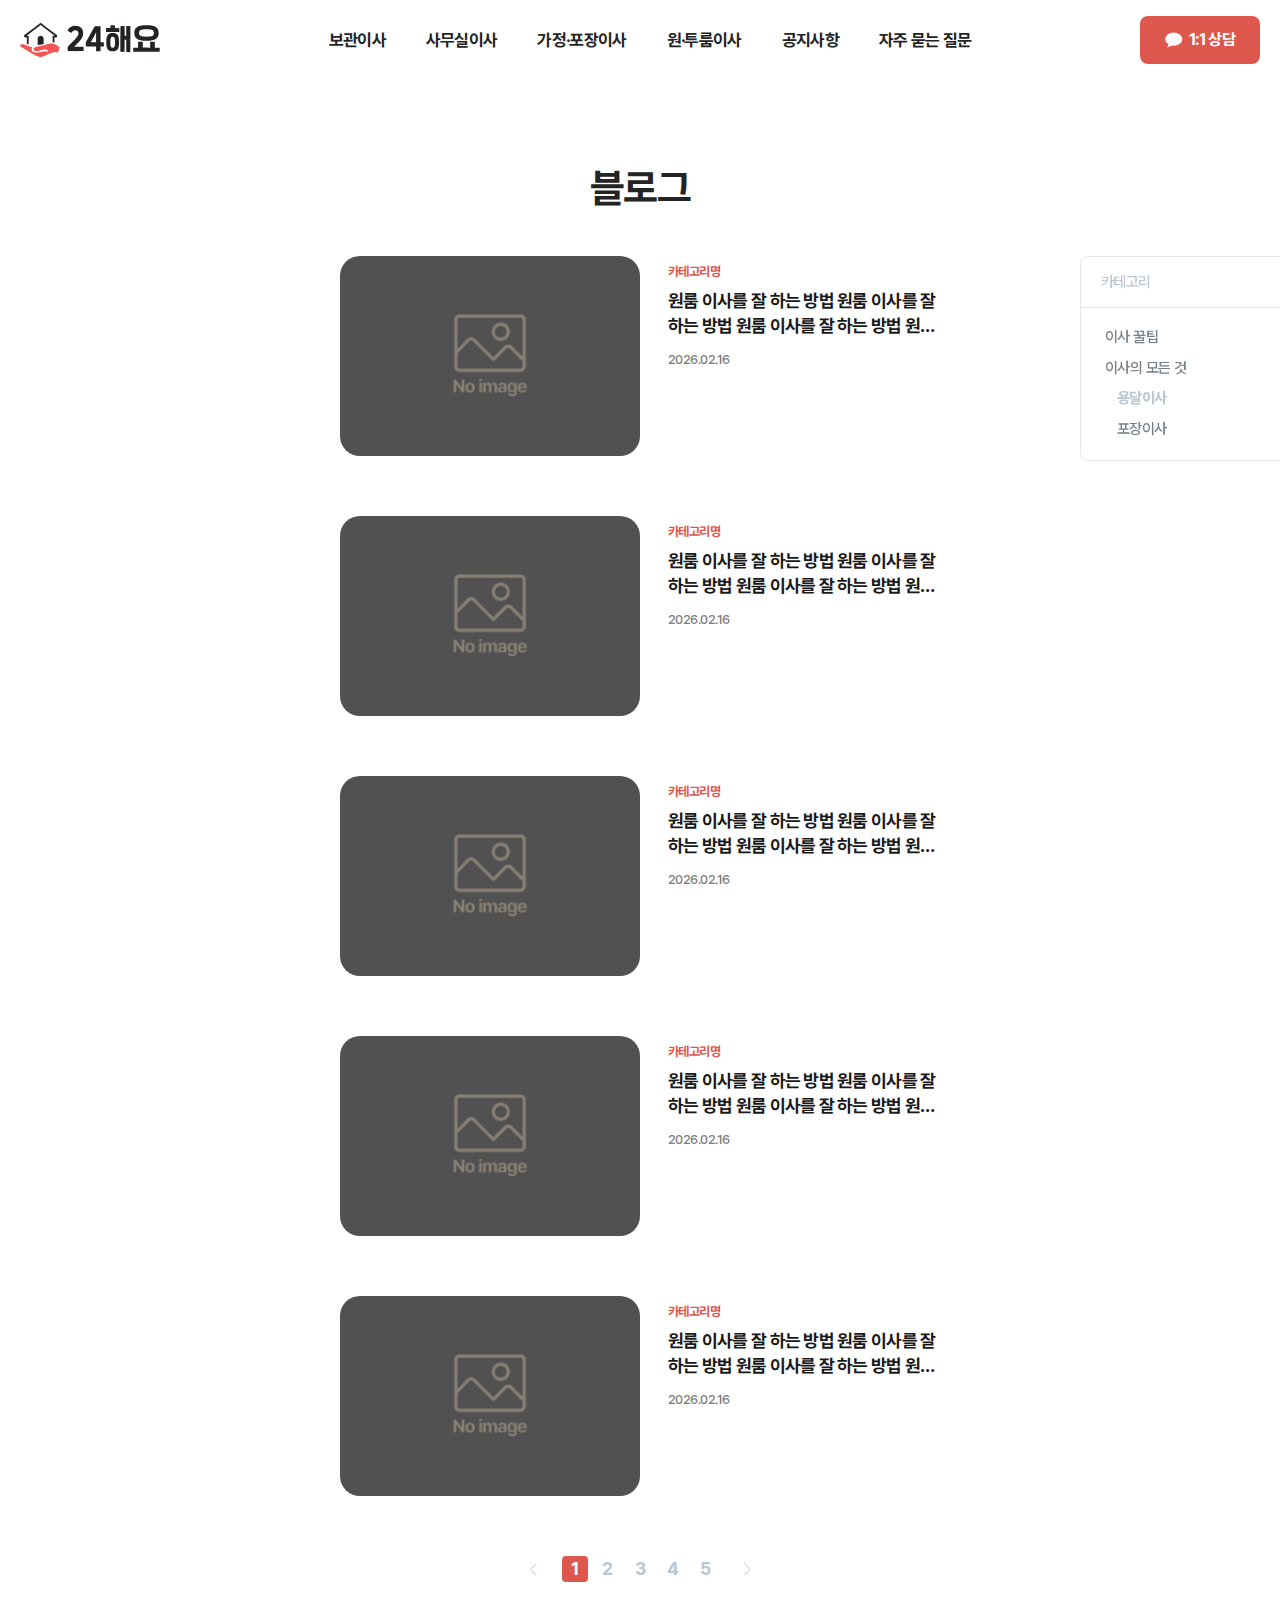
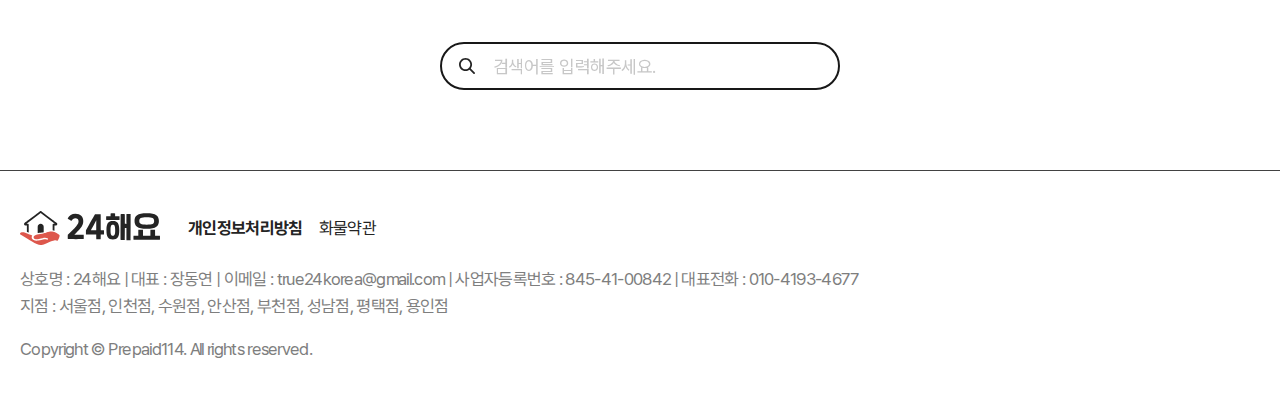
<file: blog.html>
<!DOCTYPE html>
<html lang="ko">
<head>
    <meta charset="utf-8">
    <meta name="viewport" content="width=device-width, initial-scale=1.0">
    <title>당신 맞춤 이사업체, 24해요</title>
    <meta name="author" content="24해요">
    <meta name="robots" content="index, follow">
    <meta name="format-detection" content="telephone=no">
    <meta name="apple-mobile-web-app-capable" content="yes">
    <link rel="canonical" href="">
    <meta name="description" content="">
    <meta name="Keywords" content="">
    <meta property="og:title" content="24해요">
    <meta property="og:type" content="website">
    <meta property="og:description" content="">
    <meta property="og:url" content="">
    <meta property="og:image" content="">
    <meta property="al:android:app_name" content="">
    <meta property="al:web:url" content="">
    <link rel="shortcut icon" href="./assets/images/favicon.ico">
    <link rel="stylesheet" href="./assets/css/common.css">
    <link rel="stylesheet" href="./assets/css/style.css">
    <link rel="stylesheet" href="./assets/css/aos.css">
    <link rel="stylesheet" href="./assets/css/swiper.min.css">
    <script src="./assets/js/aos.js"></script>
    <script src="./assets/js/swiper.min.js"></script>
    <script src="./assets/js/util.js"></script>
    <script src="./assets/js/common.js"></script>
</head>
<body>
    <main id="wrap">
        <!-- header -->
        <header id="header">
            <div class="inner">
                <h1>
                    <a href="./index.html">
                        <img src="./assets/images/logo.svg" alt="24해요">
                    </a>
                </h1>
                <nav>
                    <ul>
                        <li>
                            <a href="./about.html">보관이사</a>
                        </li>
                        <li>
                            <a href="./board.html">사무실이사</a>
                        </li>
                        <li>
                            <a href="./blog.html">가정·포장이사</a>
                        </li>
                        <li><a href="">원·투룸이사</a></li>
                        <li><a href="./notice.html">공지사항</a></li>
                        <li><a href="./faq.html">자주 묻는 질문</a></li>
                    </ul>
                </nav>
                <div class="header-right">
                    <ul class="util-menu">
                        <li>
                            <a href="https://open.kakao.com/o/s5DOoV8c" target="_blank" class="btn-chat">
                                <i></i>
                                <span>1:1 상담</span>
                            </a>
                        </li>
                    </ul>
                    <button type="button" class="mobile menu-btn">
                         <span></span>
                         <span></span>
                         <span></span>
                    </button>
                </div>
            </div>
        </header>
        <!-- // header -->
         <!-- aside  -->
         <aside>
            <div class="aside-inner">
                <div class="aside-content">
                    <ul class="m-nav">
                        <li>
                            <a class="btn-link" href="./about.html">보관이사</a>
                        </li>
                        <li>
                            <a class="btn-link" href="./board.html">사무실이사</a>
                        </li>
                        <li>
                            <a class="btn-link" href="./blog.html">가정·포장이사</a>
                        </li>
                        <li><a class="btn-link" href="">원·투룸이사</a></li>
                        <li><a class="btn-link" href="./notice.html">공지사항</a></li>
                        <li><a class="btn-link" href="./faq.html">자주 묻는 질문</a></li>
                    </ul>
                </div>
                <div class="aside-btm">
                    <a href="#" class="btn-kakao" target="_blank">
                        <img src="./assets/images/icon_chat_white.svg" alt="">
                        <span>1:1 상담</span>
                    </a>
                    <a href="tel:010-4193-4677">
                        <img src="./assets/images/icon_phone.svg" alt="">
                        <span>전화 상담</span>
                    </a>
                </div>
            </div>
         </aside>
         <!-- // aside -->
        <!-- content -->
        <article id="content">
            <div id="sub">
                <div id="board">
                    <div class="sec-header">
                        <h3 class="title h-1">블로그</h3>
                    </div>
                    <div class="inner-sm">
                        <div class="category-list-wrap">
                            <div class="category-list">
                                <button type="button" class="btn-cate">카테고리</button>
                                <div class="cate-list">
                                    <ul>
                                        <li>
                                            <div class="cate-1">
                                                <a href="#">이사 꿀팁</a>
                                            </div>
                                        </li>
                                        <li>
                                            <div class="cate-1">
                                                <a href="#">이사의 모든 것</a>
                                            </div>
                                            <div class="depth cate-2">
                                                <ul>
                                                    <li><a href="#" class="cur">용달이사</a></li>
                                                    <li><a href="#">포장이사</a></li>
                                                </ul>
                                            </div>
                                        </li>
                                    </ul>
                                </div>
                            </div>
                        </div>
                        <div class="blog-list">
                            <div class="blog-item">
                                <a href="./board_blog_single.html">
                                    <div class="thumb" style="background-image: url('./assets/images/post_thumb.png');"></div>
                                    <div class="text">
                                        <span class="cate">카테고리명</span>
                                        <p>원룸 이사를 잘 하는 방법 원룸 이사를 잘 하는 방법 원룸 이사를 잘 하는 방법 원룸 이사를 잘 하는 방법 </p>
                                        <span class="date">2026.02.16</span>
                                    </div>
                                </a>
                            </div>
                            <div class="blog-item">
                                <a href="./board_blog_single.html">
                                   <div class="thumb" style="background-image: url('./assets/images/post_thumb.png');"></div>
                                    <div class="text">
                                        <span class="cate">카테고리명</span>
                                        <p>원룸 이사를 잘 하는 방법 원룸 이사를 잘 하는 방법 원룸 이사를 잘 하는 방법 원룸 이사를 잘 하는 방법 </p>
                                        <span class="date">2026.02.16</span>
                                    </div>
                                </a>
                            </div>
                            <div class="blog-item">
                                <a href="./board_blog_single.html">
                                   <div class="thumb" style="background-image: url('./assets/images/post_thumb.png');"></div>
                                    <div class="text">
                                        <span class="cate">카테고리명</span>
                                        <p>원룸 이사를 잘 하는 방법 원룸 이사를 잘 하는 방법 원룸 이사를 잘 하는 방법 원룸 이사를 잘 하는 방법 </p>
                                        <span class="date">2026.02.16</span>
                                    </div>
                                </a>
                            </div>
                            <div class="blog-item">
                                <a href="./board_blog_single.html">
                                   <div class="thumb" style="background-image: url('./assets/images/post_thumb.png');"></div>
                                    <div class="text">
                                        <span class="cate">카테고리명</span>
                                        <p>원룸 이사를 잘 하는 방법 원룸 이사를 잘 하는 방법 원룸 이사를 잘 하는 방법 원룸 이사를 잘 하는 방법 </p>
                                        <span class="date">2026.02.16</span>
                                    </div>
                                </a>
                            </div>
                            <div class="blog-item">
                                <a href="./board_blog_single.html">
                                   <div class="thumb" style="background-image: url('./assets/images/post_thumb.png');"></div>
                                    <div class="text">
                                        <span class="cate">카테고리명</span>
                                        <p>원룸 이사를 잘 하는 방법 원룸 이사를 잘 하는 방법 원룸 이사를 잘 하는 방법 원룸 이사를 잘 하는 방법 </p>
                                        <span class="date">2026.02.16</span>
                                    </div>
                                </a>
                            </div>
                           

                            <!-- <div class="empty">게시물이 없습니다.</div> -->
                            
                        </div>
                        <div id="pagination">
                            <a href="" class="arr prev">
                                <img src="./assets/images/paging_prev.svg" alt="이전">
                            </a>
                            <a href="" class="cur num">1</a>
                            <a href="" class="num">2</a>
                            <a href="" class="num">3</a>
                            <a href="" class="num">4</a>
                            <a href="" class="num">5</a>
                            <a href="" class="arr next">
                                <img src="./assets/images/paging_next.svg" alt="다음">
                            </a>
                        </div>
                        <div id="search-box">
                            <form>
                                <img src="./assets/images/icon_search.svg" alt="검색">
                                <input type="text" placeholder="검색어를 입력해주세요.">
                            </form>
                        </div>
                    </div>
                </div>
           </div>
        </article>
        <!-- // content -->
          <!-- footer -->
          <footer id="footer">
            <div class="inner">
                <div class="footer-top">
                    <span class="footer-logo">
                        <img src="./assets/images/footer_logo.svg" alt="24해요">
                    </span>
                    <ul class="footer-util p-1 ">
                        <li><a class="font-bold" href="">개인정보처리방침</a></li>
                        <li><a href="">화물약관</a></li>
                    </ul>
                </div>
                <div class="footer-info">
                    <address class="p-1">
                        상호명 : 24해요  | 대표 : 장동연  | 이메일 : true24korea@gmail.com  | 사업자등록번호 : 845-41-00842  | 대표전화 : 010-4193-4677 <br>
                        지점 : 서울점, 인천점, 수원점, 안산점, 부천점, 성남점, 평택점, 용인점
                    </address>
                </div>
                <p class="copyright p-1">
                    Copyright © Prepaid114. All rights reserved.
                </p>
            </div>
        </footer>
        <!-- // footer -->
         <!-- fixed bar -->
         <div class="fixed-bar">
            <ul>
                <li><a href="tel:010-4193-4677"><img src="./assets/images/icon_fixed_phone.svg" alt=""><span>전화상담</span></a></li>
                <li><a href="https://open.kakao.com/o/s5DOoV8c" target="_blank" class="btn-kakao"><img src="./assets/images/icon_fixed_chat.svg" alt=""><span>1:1 상담</span></a></li>
            </ul>
         </div>
         <!-- // fixed bar -->
    </main>
    <!-- blog -->
    <script>
        document.addEventListener('DOMContentLoaded', function() {
            const isDesktop = window.innerWidth >= 1280;
            const btn_cate = document.querySelector('.category-list .btn-cate');
            const cate_list = document.querySelector('.category-list .cate-list');
            if(isDesktop){
                btn_cate.classList.add('active');
                slide.down(cate_list, 0);
            }
            btn_cate.addEventListener('click', function() {
                btn_cate.classList.toggle('active');
                slide.toggle(cate_list, 300);
            });
        });


    </script>
    <!-- // blog -->

</body>
</html>
</file>
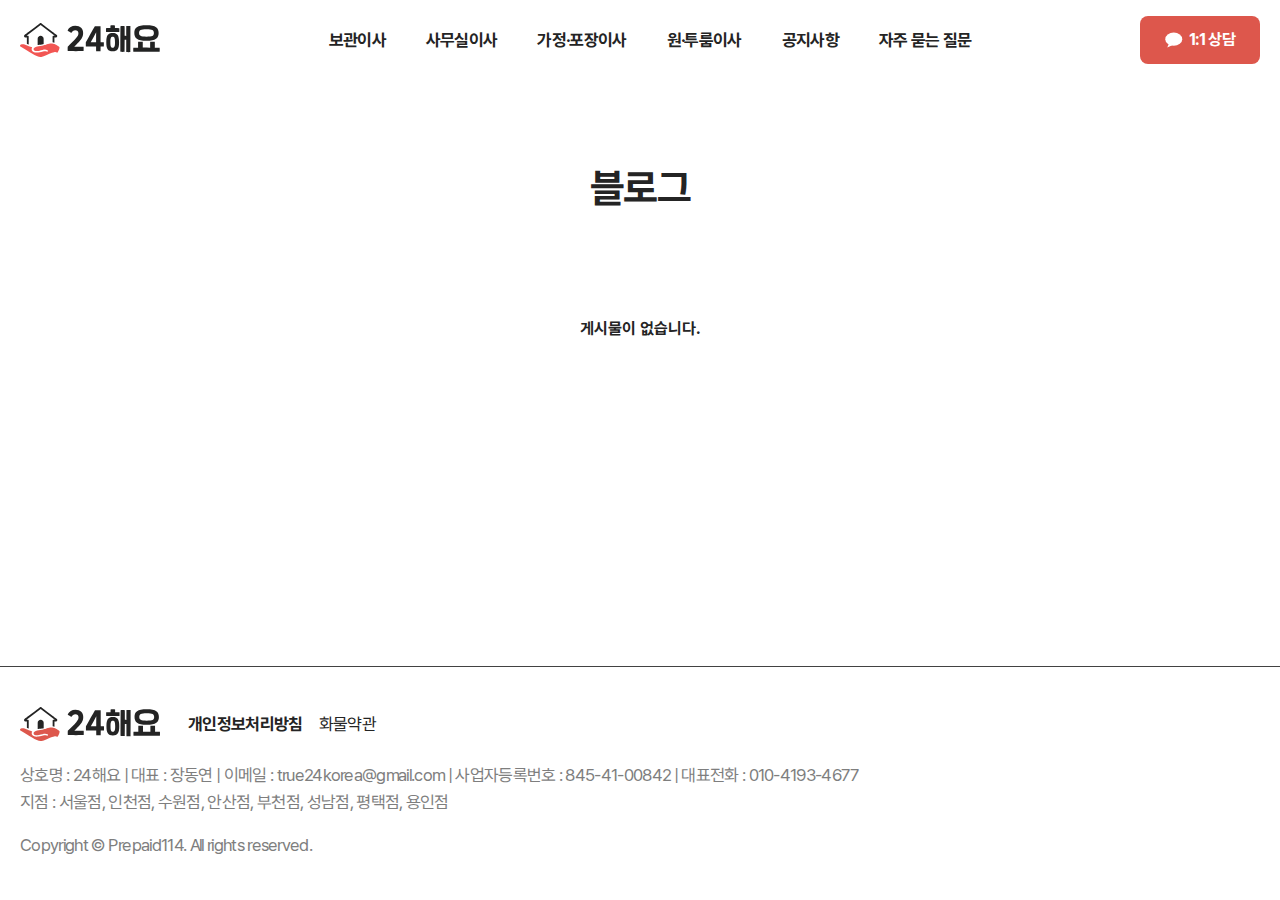
<file: blog_no_post.html>
<!DOCTYPE html>
<html lang="ko">
<head>
    <meta charset="utf-8">
    <meta name="viewport" content="width=device-width, initial-scale=1.0">
    <title>당신 맞춤 이사업체, 24해요</title>
    <meta name="author" content="24해요">
    <meta name="robots" content="index, follow">
    <meta name="format-detection" content="telephone=no">
    <meta name="apple-mobile-web-app-capable" content="yes">
    <link rel="canonical" href="">
    <meta name="description" content="">
    <meta name="Keywords" content="">
    <meta property="og:title" content="24해요">
    <meta property="og:type" content="website">
    <meta property="og:description" content="">
    <meta property="og:url" content="">
    <meta property="og:image" content="">
    <meta property="al:android:app_name" content="">
    <meta property="al:web:url" content="">
    <link rel="shortcut icon" href="./assets/images/favicon.ico">
    <link rel="stylesheet" href="./assets/css/common.css">
    <link rel="stylesheet" href="./assets/css/style.css">
    <link rel="stylesheet" href="./assets/css/aos.css">
    <link rel="stylesheet" href="./assets/css/swiper.min.css">
    <script src="./assets/js/aos.js"></script>
    <script src="./assets/js/swiper.min.js"></script>
    <script src="./assets/js/util.js"></script>
    <script src="./assets/js/common.js"></script>
</head>
<body>
    <main id="wrap">
        <!-- header -->
        <header id="header">
            <div class="inner">
                <h1>
                    <a href="./index.html">
                        <img src="./assets/images/logo.svg" alt="24해요">
                    </a>
                </h1>
                <nav>
                    <ul>
                        <li>
                            <a href="./about.html">보관이사</a>
                        </li>
                        <li>
                            <a href="./board.html">사무실이사</a>
                        </li>
                        <li>
                            <a href="./blog.html">가정·포장이사</a>
                        </li>
                        <li><a href="">원·투룸이사</a></li>
                        <li><a href="./notice.html">공지사항</a></li>
                        <li><a href="./faq.html">자주 묻는 질문</a></li>
                    </ul>
                </nav>
                <div class="header-right">
                    <ul class="util-menu">
                        <li>
                            <a href="https://open.kakao.com/o/s5DOoV8c" target="_blank" class="btn-chat">
                                <i></i>
                                <span>1:1 상담</span>
                            </a>
                        </li>
                    </ul>
                    <button type="button" class="mobile menu-btn">
                            <span></span>
                            <span></span>
                            <span></span>
                    </button>
                </div>
            </div>
        </header>
        <!-- // header -->
            <!-- aside  -->
            <aside>
            <div class="aside-inner">
                <div class="aside-content">
                    <ul class="m-nav">
                        <li>
                            <a class="btn-link" href="./about.html">보관이사</a>
                        </li>
                        <li>
                            <a class="btn-link" href="./board.html">사무실이사</a>
                        </li>
                        <li>
                            <a class="btn-link" href="./blog.html">가정·포장이사</a>
                        </li>
                        <li><a class="btn-link" href="">원·투룸이사</a></li>
                        <li><a class="btn-link " href="./notice.html">공지사항</a></li>
                        <li><a class="btn-link" href="./faq.html">자주 묻는 질문</a></li>
                    </ul>
                </div>
                <div class="aside-btm">
                    <a href="#" class="btn-kakao" target="_blank">
                        <img src="./assets/images/icon_chat_white.svg" alt="">
                        <span>1:1 상담</span>
                    </a>
                    <a href="tel:010-4193-4677">
                        <img src="./assets/images/icon_phone.svg" alt="">
                        <span>전화 상담</span>
                    </a>
                </div>
            </div>
            </aside>
            <!-- // aside -->
        <!-- content -->
        <article id="content">
            <div id="sub">
                <div id="board">
                    <div class="sec-header">
                        <h3 class="title h-1">블로그</h3>
                    </div>
                    <div class="inner-sm">
                        <div class="blog-list">
                            <div class="empty">게시물이 없습니다.</div>
                            <!-- empty 클래스: 모든 게시판 목록 비어있을 때 공통 -->
                        </div>
                    </div>
                </div>
           </div>
        </article>
        <!-- // content -->
         <!-- footer -->
         <footer id="footer">
            <div class="inner">
                <div class="footer-top">
                    <span class="footer-logo">
                        <img src="./assets/images/footer_logo.svg" alt="24해요">
                    </span>
                    <ul class="footer-util p-1 ">
                        <li><a class="font-bold" href="">개인정보처리방침</a></li>
                        <li><a href="">화물약관</a></li>
                    </ul>
                </div>
                <div class="footer-info">
                    <address class="p-1">
                        상호명 : 24해요  | 대표 : 장동연  | 이메일 : true24korea@gmail.com  | 사업자등록번호 : 845-41-00842  | 대표전화 : 010-4193-4677 <br>
                        지점 : 서울점, 인천점, 수원점, 안산점, 부천점, 성남점, 평택점, 용인점
                    </address>
                </div>
                <p class="copyright p-1">
                    Copyright © Prepaid114. All rights reserved.
                </p>
            </div>
        </footer>
        <!-- // footer -->
         <!-- fixed bar -->
         <div class="fixed-bar">
            <ul>
                <li><a href="tel:010-4193-4677"><img src="./assets/images/icon_fixed_phone.svg" alt=""><span>전화상담</span></a></li>
                <li><a href="https://open.kakao.com/o/s5DOoV8c" target="_blank" class="btn-kakao"><img src="./assets/images/icon_fixed_chat.svg" alt=""><span>1:1 상담</span></a></li>
            </ul>
         </div>
         <!-- // fixed bar -->
    </main>
</body>
</html>
</file>
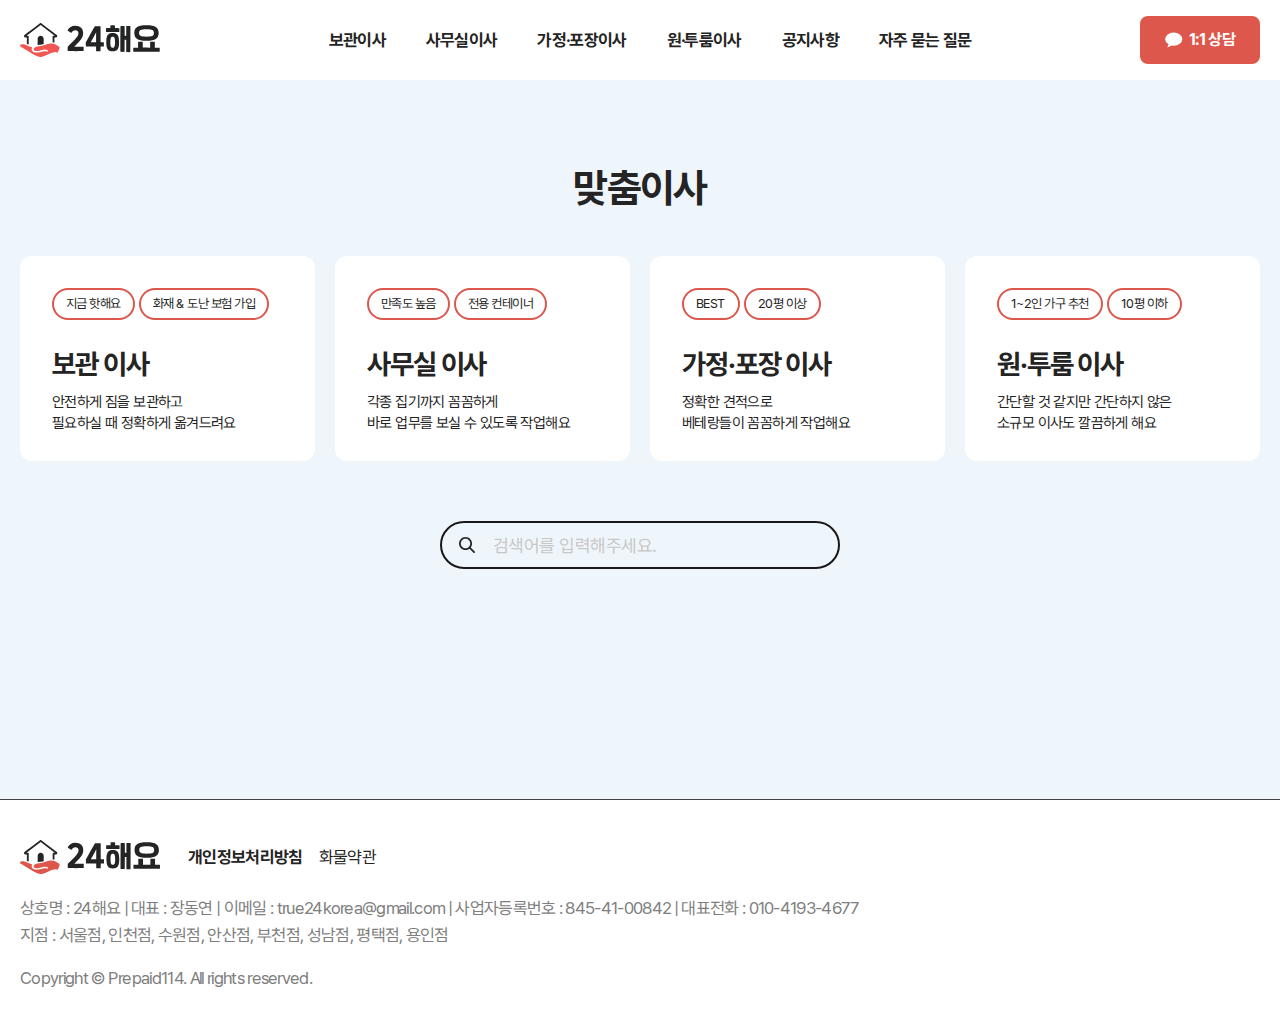
<file: board.html>
<!DOCTYPE html>
<html lang="ko">
<head>
    <meta charset="utf-8">
    <meta name="viewport" content="width=device-width, initial-scale=1.0">
    <title>24해요</title>
    <meta name="author" content="24해요">
    <meta name="robots" content="index, follow">
    <meta name="format-detection" content="telephone=no">
    <meta name="apple-mobile-web-app-capable" content="yes">
    <link rel="canonical" href="">
    <meta name="description" content="">
    <meta name="Keywords" content="">
    <meta property="og:title" content="24해요">
    <meta property="og:type" content="website">
    <meta property="og:description" content="">
    <meta property="og:url" content="">
    <meta property="og:image" content="">
    <meta property="al:android:app_name" content="">
    <meta property="al:web:url" content="">
    <link rel="shortcut icon" href="./assets/images/favicon.ico">
    <link rel="stylesheet" href="./assets/css/common.css">
    <link rel="stylesheet" href="./assets/css/style.css">
    <link rel="stylesheet" href="./assets/css/aos.css">
    <link rel="stylesheet" href="./assets/css/swiper.min.css">
    <script src="./assets/js/aos.js"></script>
    <script src="./assets/js/swiper.min.js"></script>
    <script src="./assets/js/util.js"></script>
    <script src="./assets/js/common.js"></script>
</head>
<body>
    <main id="wrap">
        <!-- header -->
        <header id="header">
            <div class="inner">
                <h1>
                    <a href="/">
                        <img src="./assets/images/logo.svg" alt="24해요">
                    </a>
                </h1>
                <nav>
                    <ul>
                        <li>
                            <a href="/about.html">보관이사</a>
                        </li>
                        <li>
                            <a href="/board.html">사무실이사</a>
                        </li>
                        <li>
                            <a href="/blog.html">가정·포장이사</a>
                        </li>
                        <li><a href="">원·투룸이사</a></li>
                        <li><a href="./notice.html">공지사항</a></li>
                        <li><a href="./faq.html">자주 묻는 질문</a></li>
                    </ul>
                </nav>
                <div class="header-right">
                    <ul class="util-menu">
                        <li>
                            <a href="https://open.kakao.com/o/s5DOoV8c" target="_blank" class="btn-chat">
                                <i></i>
                                <span>1:1 상담</span>
                            </a>
                        </li>
                    </ul>
                    <button type="button" class="mobile menu-btn">
                         <span></span>
                         <span></span>
                         <span></span>
                    </button>
                </div>
            </div>
        </header>
        <!-- // header -->
         <!-- aside  -->
         <aside>
            <div class="aside-inner">
                <div class="aside-content">
                    <ul class="m-nav">
                        <li>
                            <a class="btn-link" href="/about.html">보관이사</a>
                        </li>
                        <li>
                            <a class="btn-link" href="/board.html">사무실이사</a>
                        </li>
                        <li>
                            <a class="btn-link" href="/blog.html">가정·포장이사</a>
                        </li>
                        <li><a class="btn-link" href="">원·투룸이사</a></li>
                        <li><a class="btn-link" href="./notice.html">공지사항</a></li>
                        <li><a class="btn-link" href="./faq.html">자주 묻는 질문</a></li>
                    </ul>
                </div>
                <div class="aside-btm">
                    <a href="#" class="btn-kakao" target="_blank">
                        <img src="./assets/images/icon_chat_white.svg" alt="">
                        <span>1:1 상담</span>
                    </a>
                    <a href="tel:010-4193-4677">
                        <img src="./assets/images/icon_phone.svg" alt="">
                        <span>전화 상담</span>
                    </a>
                </div>
            </div>
         </aside>
         <!-- // aside -->
        <!-- content -->
        <article id="content">
             <!-- moving -->
             <section class="moving-section">
                <div class="sec-header inner">
                    <h3 class="title h-1">맞춤이사</h3>
                </div>
                <div class="sec-content board inner">
                    <ul class="moving-list">
                        <li class="moving-item">
                            <a href="#">
                                <div class="text">
                                    <ul class="tag">
                                        <li>지금 핫해요</li>
                                        <li>화재 & 도난 보험 가입</li>
                                    </ul>
                                    <strong class="title h-2">보관 이사</strong>
                                    <p class="p-2">안전하게 짐을 보관하고 <br>필요하실 때 정확하게 옮겨드려요</p>
                                </div>
                            </a>
                        </li>
                        <li class="moving-item">
                            <a href="#">
                                <div class="text">
                                    <ul class="tag">
                                        <li>만족도 높음</li>
                                        <li>전용 컨테이너</li>
                                    </ul>
                                    <strong class="title h-2">사무실 이사</strong>
                                    <p class="p-2">각종 집기까지 꼼꼼하게 <br>바로 업무를 보실 수 있도록 작업해요</p>
                                </div>
                            </a>
                        </li>
                        <li class="moving-item">
                            <a href="#">
                                <div class="text">
                                    <ul class="tag">
                                        <li>BEST</li>
                                        <li>20평 이상</li>
                                    </ul>
                                    <strong class="title h-2">가정·포장 이사</strong>
                                    <p class="p-2">정확한 견적으로 <br>베테랑들이 꼼꼼하게 작업해요</p>
                                </div>
                            </a>
                        </li>
                        <li class="moving-item">
                            <a href="#">
                                <div class="text">
                                    <ul class="tag">
                                        <li>1~2인 가구 추천</li>
                                        <li>10평 이하</li>
                                    </ul>
                                    <strong class="title h-2">원·투룸 이사</strong>
                                    <p class="p-2">간단할 것 같지만 간단하지 않은 <br>소규모 이사도 깔끔하게 해요</p>
                                </div>
                            </a>
                        </li>
                    
                    </ul>   
                    <div id="search-box">
                        <form>
                            <img src="./assets/images/icon_search.svg" alt="검색">
                            <input type="text" placeholder="검색어를 입력해주세요.">
                        </form>
                    </div>                          
                </div>
            </section>
            <!-- // moving -->
        </article>
        <!-- // content -->
        <!-- footer -->
        <footer id="footer">
            <div class="inner">
                <div class="footer-top">
                    <span class="footer-logo">
                        <img src="./assets/images/footer_logo.svg" alt="24해요">
                    </span>
                    <ul class="footer-util p-1 ">
                        <li><a class="font-bold" href="">개인정보처리방침</a></li>
                        <li><a href="">화물약관</a></li>
                    </ul>
                </div>
                <div class="footer-info">
                    <address class="p-1">
                        상호명 : 24해요  | 대표 : 장동연  | 이메일 : true24korea@gmail.com  | 사업자등록번호 : 845-41-00842  | 대표전화 : 010-4193-4677 <br>
                        지점 : 서울점, 인천점, 수원점, 안산점, 부천점, 성남점, 평택점, 용인점
                    </address>
                </div>
                <p class="copyright p-1">
                    Copyright © Prepaid114. All rights reserved.
                </p>
            </div>
        </footer>
        <!-- // footer -->
         <!-- fixed bar -->
         <div class="fixed-bar">
            <ul>
                <li><a href="tel:010-4193-4677"><img src="./assets/images/icon_fixed_phone.svg" alt=""><span>전화상담</span></a></li>
                <li><a href="https://open.kakao.com/o/s5DOoV8c" target="_blank" class="btn-kakao"><img src="./assets/images/icon_fixed_chat.svg" alt=""><span>1:1 상담</span></a></li>
            </ul>
         </div>
         <!-- // fixed bar -->
    </main>
    <!-- board -->
    <script>
        document.addEventListener('DOMContentLoaded', () => {
            const moving_wrap = document.querySelector('.moving-list');
            const moving_len = moving_wrap.children.length;
            moving_wrap.classList.add(
              moving_len < 3 ? 'col-2' :
              [3,5,6,9].includes(moving_len) ? 'col-3' :
              'col-4'
            );
        });
    </script>
    <!-- //board -->
</body>
</html>
</file>
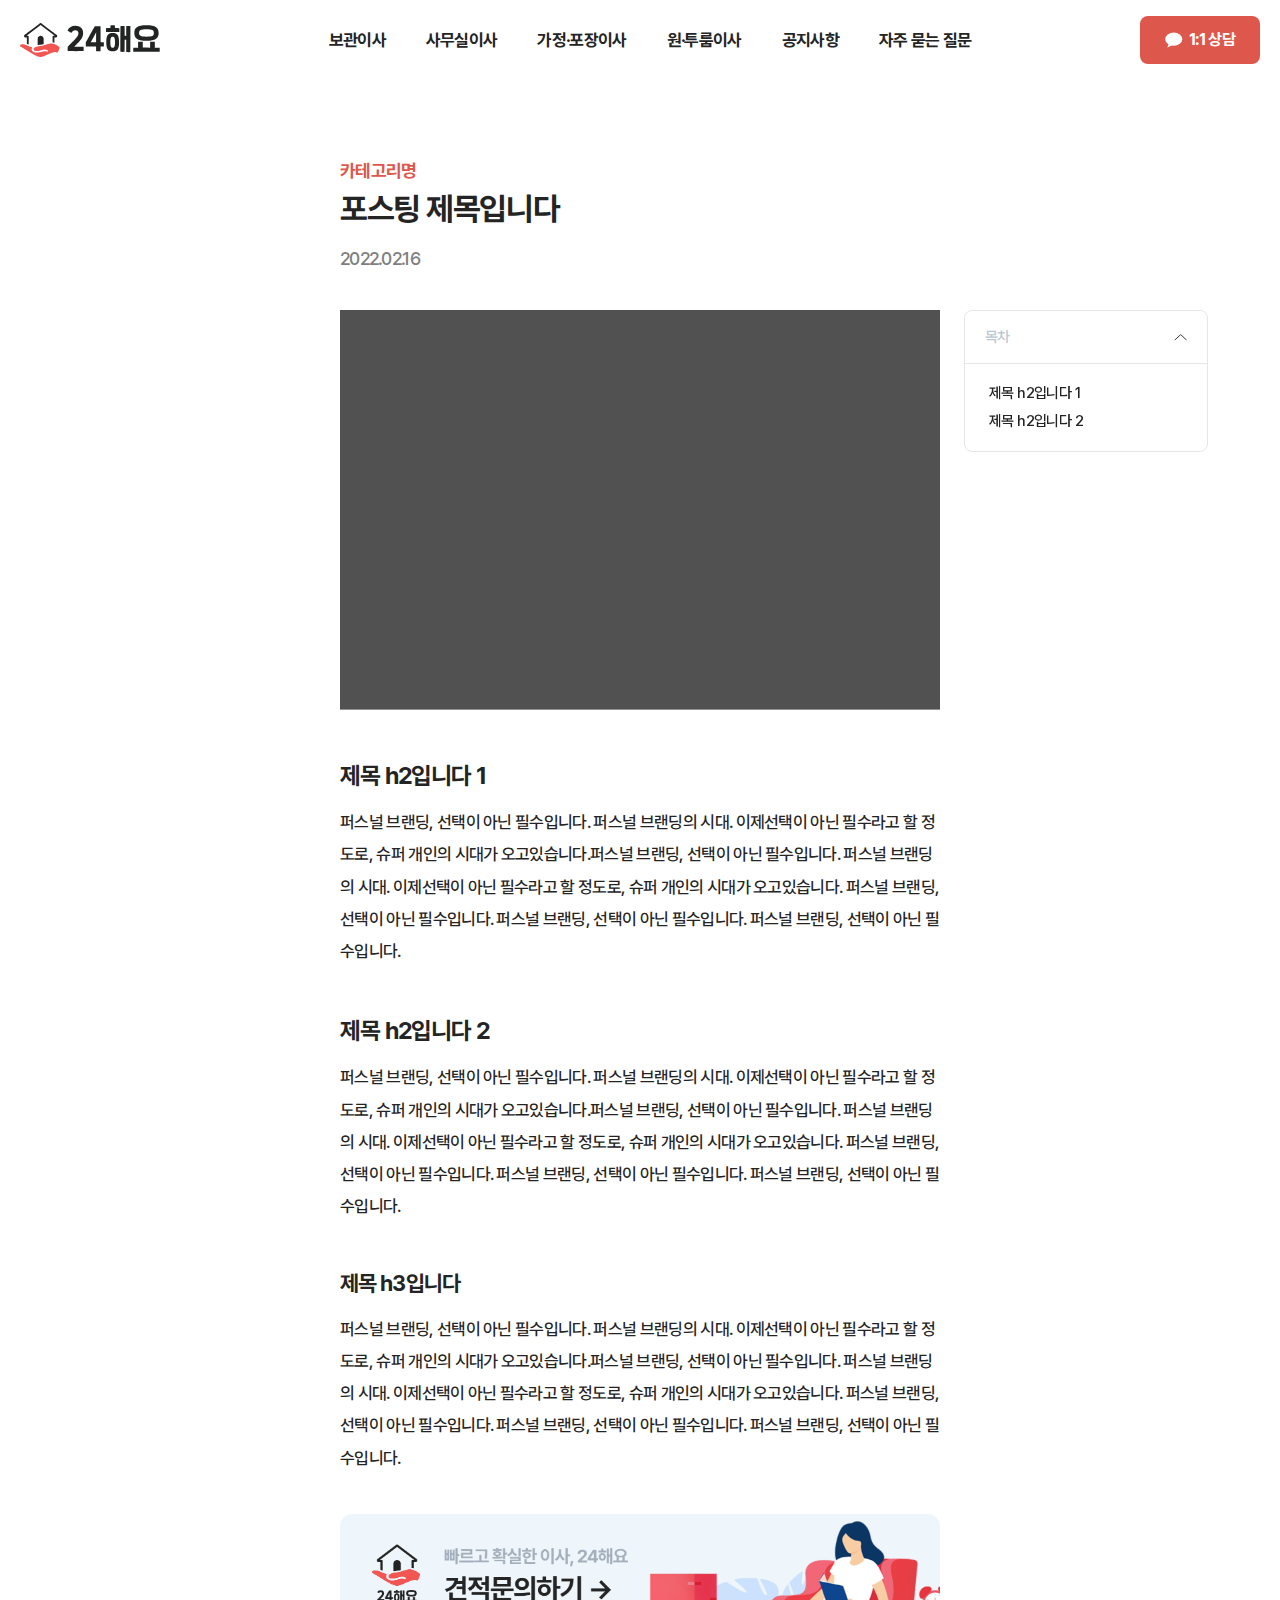
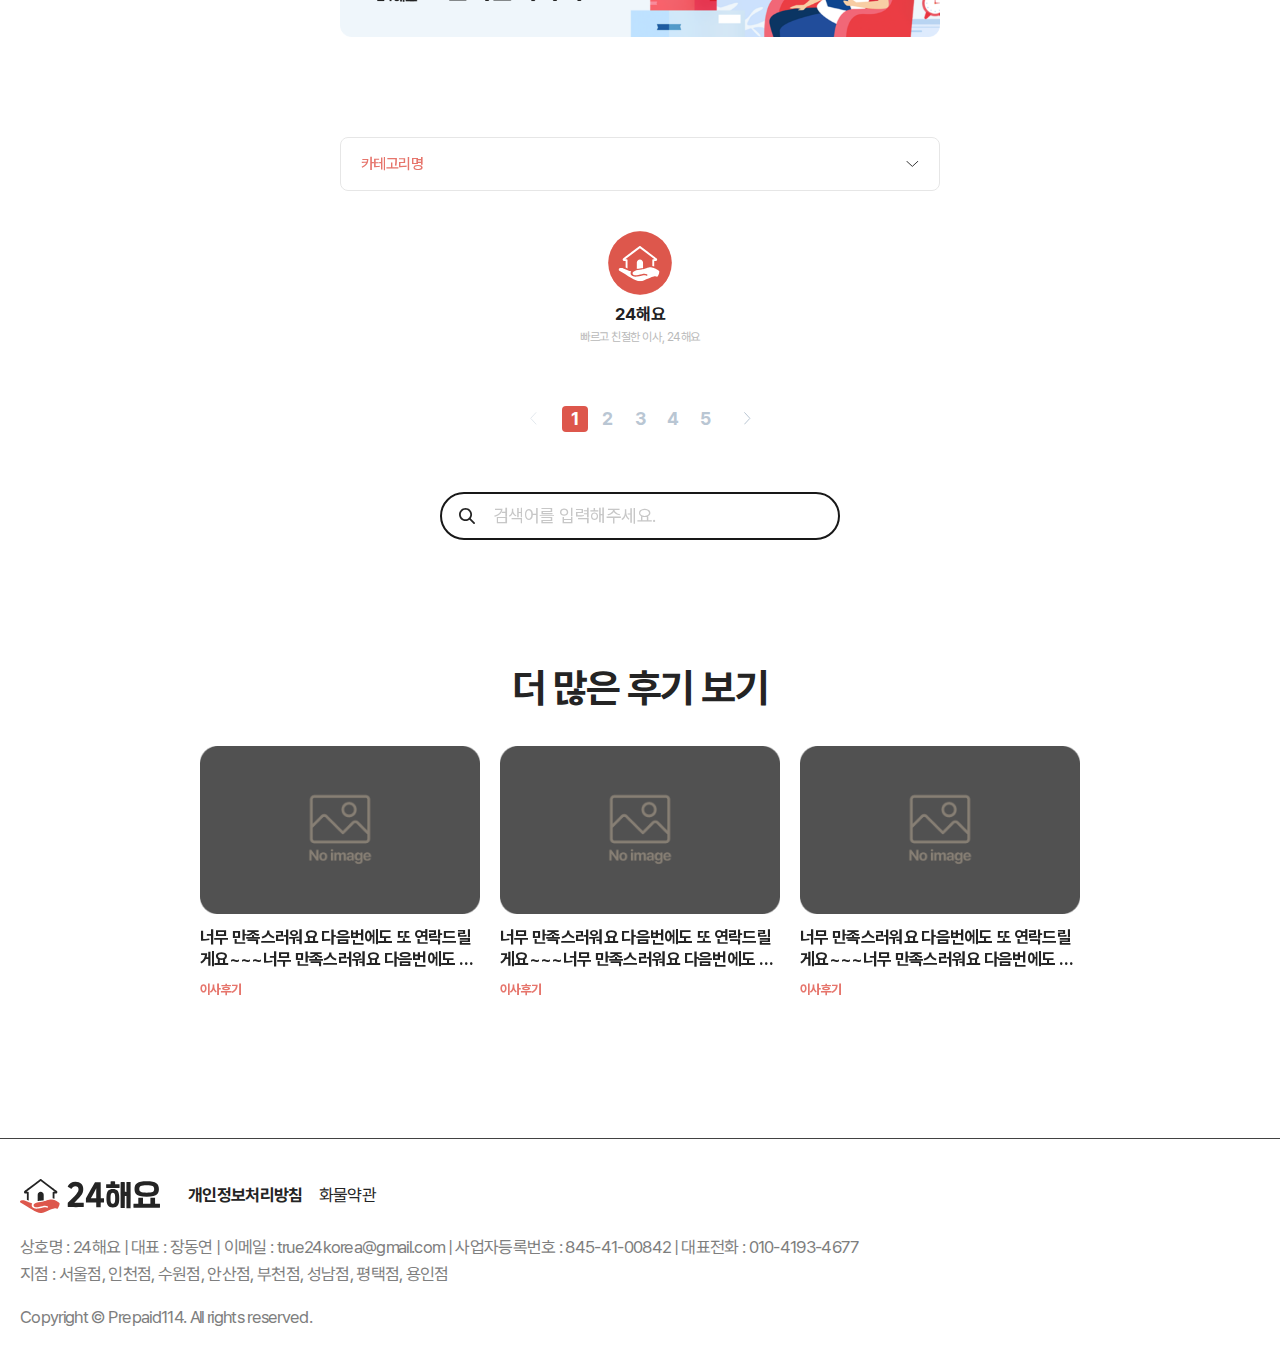
<file: board_blog_single.html>
<!DOCTYPE html>
<html lang="ko">
<head>
    <meta charset="utf-8">
    <meta name="viewport" content="width=device-width, initial-scale=1.0">
    <title>24해요</title>
    <meta name="author" content="24해요">
    <meta name="robots" content="index, follow">
    <meta name="format-detection" content="telephone=no">
    <meta name="apple-mobile-web-app-capable" content="yes">
    <link rel="canonical" href="">
    <meta name="description" content="">
    <meta name="Keywords" content="">
    <meta property="og:title" content="24해요">
    <meta property="og:type" content="website">
    <meta property="og:description" content="">
    <meta property="og:url" content="">
    <meta property="og:image" content="">
    <meta property="al:android:app_name" content="">
    <meta property="al:web:url" content="">
    <link rel="shortcut icon" href="./assets/images/favicon.ico">
    <link rel="stylesheet" href="./assets/css/common.css">
    <link rel="stylesheet" href="./assets/css/style.css">
    <link rel="stylesheet" href="./assets/css/aos.css">
    <link rel="stylesheet" href="./assets/css/swiper.min.css">
    <script src="./assets/js/aos.js"></script>
    <script src="./assets/js/swiper.min.js"></script>
    <script src="./assets/js/util.js"></script>
    <script src="./assets/js/common.js"></script>
</head>
<body>
    <main id="wrap">
        <!-- header -->
        <header id="header">
            <div class="inner">
                <h1>
                    <a href="/">
                        <img src="./assets/images/logo.svg" alt="24해요">
                    </a>
                </h1>
                <nav>
                    <ul>
                        <li>
                            <a href="/about.html">보관이사</a>
                        </li>
                        <li>
                            <a href="/board.html">사무실이사</a>
                        </li>
                        <li>
                            <a href="/blog.html">가정·포장이사</a>
                        </li>
                        <li><a href="">원·투룸이사</a></li>
                        <li><a href="./notice.html">공지사항</a></li>
                        <li><a href="./faq.html">자주 묻는 질문</a></li>
                    </ul>
                </nav>
                <div class="header-right">
                    <ul class="util-menu">
                        <li>
                            <a href="https://open.kakao.com/o/s5DOoV8c" target="_blank" class="btn-chat">
                                <i></i>
                                <span>1:1 상담</span>
                            </a>
                        </li>
                    </ul>
                    <button type="button" class="mobile menu-btn">
                         <span></span>
                         <span></span>
                         <span></span>
                    </button>
                </div>
            </div>
        </header>
        <!-- // header -->
         <!-- aside  -->
         <aside>
            <div class="aside-inner">
                <div class="aside-content">
                    <ul class="m-nav">
                        <li>
                            <a class="btn-link" href="/about.html">보관이사</a>
                        </li>
                        <li>
                            <a class="btn-link" href="/board.html">사무실이사</a>
                        </li>
                        <li>
                            <a class="btn-link" href="/blog.html">가정·포장이사</a>
                        </li>
                        <li><a class="btn-link" href="">원·투룸이사</a></li>
                        <li><a class="btn-link" href="./notice.html">공지사항</a></li>
                        <li><a class="btn-link" href="./faq.html">자주 묻는 질문</a></li>
                    </ul>
                </div>
                <div class="aside-btm">
                    <a href="#" class="btn-kakao" target="_blank">
                        <img src="./assets/images/icon_chat_white.svg" alt="">
                        <span>1:1 상담</span>
                    </a>
                    <a href="tel:010-4193-4677">
                        <img src="./assets/images/icon_phone.svg" alt="">
                        <span>전화 상담</span>
                    </a>
                </div>
            </div>
         </aside>
         <!-- // aside -->
        <!-- content -->
        <article id="content">
            <div id="sub">
                <div id="board">
                    <article class="board-view">
                        <div class="view-header">
                            <span class="cate">카테고리명</span>
                            <p class="title">포스팅 제목입니다</p>
                            <span class="date">2022.02.16</span>
                        </div>
                        <div class="article-index">
                            <div class="index-inner">
                                <button type="button" class="btn-index">목차</button>
                                <div class="index-list">
                                    <ul>
                                        <li><a data-index="1" href="javascript:void(0);">제목 h2입니다 1</a></li>
                                        <li><a data-index="2" href="javascript:void(0);">제목 h2입니다 2</a></li>
                                    </ul>
                                </div>
                            </div>
                        </div>
                        <div class="view-content">
                            <img src="./assets/images/post_img.png" alt="">
                            <div class="content-box" data-index="1">
                                <h2>제목 h2입니다 1</h2>
                                <p>퍼스널 브랜딩, 선택이 아닌 필수입니다. 퍼스널 브랜딩의 시대. 이제선택이 아닌 필수라고 할 정도로, 슈퍼 개인의 시대가 오고있습니다.퍼스널 브랜딩, 선택이 아닌 필수입니다. 퍼스널 브랜딩의 시대. 이제선택이 아닌 필수라고 할 정도로, 슈퍼 개인의 시대가 오고있습니다. 퍼스널 브랜딩, 선택이 아닌 필수입니다. 퍼스널 브랜딩, 선택이 아닌 필수입니다. 퍼스널 브랜딩, 선택이 아닌 필수입니다.</p>
                            </div>
                            <div class="content-box" data-index="2">
                                <h2>제목 h2입니다 2</h2>
                                <p>퍼스널 브랜딩, 선택이 아닌 필수입니다. 퍼스널 브랜딩의 시대. 이제선택이 아닌 필수라고 할 정도로, 슈퍼 개인의 시대가 오고있습니다.퍼스널 브랜딩, 선택이 아닌 필수입니다. 퍼스널 브랜딩의 시대. 이제선택이 아닌 필수라고 할 정도로, 슈퍼 개인의 시대가 오고있습니다. 퍼스널 브랜딩, 선택이 아닌 필수입니다. 퍼스널 브랜딩, 선택이 아닌 필수입니다. 퍼스널 브랜딩, 선택이 아닌 필수입니다.</p>
                            </div>
                            <div class="content-box">
                                <h3>제목 h3입니다</h3>
                                <p>퍼스널 브랜딩, 선택이 아닌 필수입니다. 퍼스널 브랜딩의 시대. 이제선택이 아닌 필수라고 할 정도로, 슈퍼 개인의 시대가 오고있습니다.퍼스널 브랜딩, 선택이 아닌 필수입니다. 퍼스널 브랜딩의 시대. 이제선택이 아닌 필수라고 할 정도로, 슈퍼 개인의 시대가 오고있습니다. 퍼스널 브랜딩, 선택이 아닌 필수입니다. 퍼스널 브랜딩, 선택이 아닌 필수입니다. 퍼스널 브랜딩, 선택이 아닌 필수입니다.</p>
                            </div>
                        </div>
                        <div class="blog-banner">
                            <a href="">
                                <picture>
                                    <source srcset="./assets/images/desktop_blog_banner.png" media="(min-width: 1280px)">
                                    <source srcset="./assets/images/tablet_blog_banner.png" media="(min-width: 800px)">
                                    <img src="./assets/images/mobile_blog_banner.png" alt="블로그 배너">
                                </picture>
                            </a>
                        </div>
                        <div class="category-article">
                            <button type="button" class="btn-article">카테고리명</button>
                            <div class="article-list">
                                <ul>
                                    <li><a href="#" class="cur">포스팅 제목입니다</a></li>
                                    <li><a href="#">포스팅 제목입니다2</a></li>
                                    <li><a href="#">포스팅 제목입니다3</a></li>
                                    <li><a href="#">포스팅 제목입니다4</a></li>
                                    <li><a href="#">포스팅 제목입니다5</a></li>
                                    <li><a href="#">포스팅 제목입니다6</a></li>
                                    <li><a href="#">포스팅 제목입니다7</a></li>
                                    <li><a href="#">포스팅 제목입니다8</a></li>
                                    <li><a href="#">포스팅 제목입니다9</a></li>
                                </ul>
                            </div>
                        </div>
                        <div class="writer">
                            <div class="thumb">
                                <img src="./assets/images/post_writer_thumb.svg" alt="">
                            </div>
                            <p class="name">24해요</p>
                            <p class="summary">빠르고 친절한 이사, 24해요</p>
                        </div>
                        <div id="pagination">
                            <a href="javascript:void(0);" class="arr prev disabled">
                                <img src="./assets/images/paging_prev.svg" alt="이전">
                            </a>
                            <a href="javascript:void(0);" class="cur num">1</a>
                            <a href="javascript:void(0);" class="num">2</a>
                            <a href="javascript:void(0);" class="num">3</a>
                            <a href="javascript:void(0);" class="num">4</a>
                            <a href="javascript:void(0);" class="num">5</a>
                            <a href="javascript:void(0);" class="arr next">
                                <img src="./assets/images/paging_next.svg" alt="다음">
                            </a>
                        </div>
                        <div id="search-box">
                            <form>
                                <img src="./assets/images/icon_search.svg" alt="검색">
                                <input type="text" placeholder="검색어를 입력해주세요.">
                            </form>
                        </div>
                    </article>
                   
                    <section class="posts">
                        <div class="inner-sm">
                            <div class="sec-header">
                                <h3 class="title h-1">더 많은 후기 보기</h3>
                            </div>
                            <div class="sec-content">
                                <div class="slide-wrap">
                                    <div class="posts-slide swiper">
                                        <div class="swiper-wrapper">
                                            <div class="swiper-slide">
                                                <a href="#">
                                                    <div class="thumb" style="background-image: url('./assets/images/post_thumb.png');"></div>
                                                    <div class="text">
                                                        <p>너무 만족스러워요 다음번에도 또 연락드릴게요~~~너무 만족스러워요 다음번에도 또 연락드릴게요~~~</p>
                                                        <span class="cate">이사후기</span>
                                                    </div>
                                                </a>
                                            </div>
                                            <div class="swiper-slide">
                                                <a href="#">
                                                    <div class="thumb" style="background-image: url('./assets/images/post_thumb.png');"></div>
                                                    <div class="text">
                                                        <p>너무 만족스러워요 다음번에도 또 연락드릴게요~~~너무 만족스러워요 다음번에도 또 연락드릴게요~~~</p>
                                                        <span class="cate">이사후기</span>
                                                    </div>
                                                </a>
                                            </div>
                                            <div class="swiper-slide">
                                                <a href="#">
                                                    <div class="thumb" style="background-image: url('./assets/images/post_thumb.png');"></div>
                                                    <div class="text">
                                                        <p>너무 만족스러워요 다음번에도 또 연락드릴게요~~~너무 만족스러워요 다음번에도 또 연락드릴게요~~~</p>
                                                        <span class="cate">이사후기</span>
                                                    </div>
                                                </a>
                                            </div>
                                            <div class="swiper-slide">
                                                <a href="#">
                                                    <div class="thumb" style="background-image: url('./assets/images/post_thumb.png');"></div>
                                                    <div class="text">
                                                        <p>너무 만족스러워요 다음번에도 또 연락드릴게요~~~너무 만족스러워요 다음번에도 또 연락드릴게요~~~</p>
                                                        <span class="cate">이사후기</span>
                                                    </div>
                                                </a>
                                            </div>
                                        </div>
                                    </div>
                                    <button type="button" class="btn-prev"></button>
                                    <button type="button" class="btn-next"></button>
                                </div>
                            </div>
                        </div>
                    </section>
                </div>
           </div>
        </article>
        <!-- // content -->
          <!-- footer -->
          <footer id="footer">
            <div class="inner">
                <div class="footer-top">
                    <span class="footer-logo">
                        <img src="./assets/images/footer_logo.svg" alt="24해요">
                    </span>
                    <ul class="footer-util p-1 ">
                        <li><a class="font-bold" href="">개인정보처리방침</a></li>
                        <li><a href="">화물약관</a></li>
                    </ul>
                </div>
                <div class="footer-info">
                    <address class="p-1">
                        상호명 : 24해요  | 대표 : 장동연  | 이메일 : true24korea@gmail.com  | 사업자등록번호 : 845-41-00842  | 대표전화 : 010-4193-4677 <br>
                        지점 : 서울점, 인천점, 수원점, 안산점, 부천점, 성남점, 평택점, 용인점
                    </address>
                </div>
                <p class="copyright p-1">
                    Copyright © Prepaid114. All rights reserved.
                </p>
            </div>
        </footer>
        <!-- // footer -->
         <!-- fixed bar -->
         <div class="fixed-bar">
            <ul>
                <li><a href="tel:010-4193-4677"><img src="./assets/images/icon_fixed_phone.svg" alt=""><span>전화상담</span></a></li>
                <li><a href="https://open.kakao.com/o/s5DOoV8c" target="_blank" class="btn-kakao"><img src="./assets/images/icon_fixed_chat.svg" alt=""><span>1:1 상담</span></a></li>
            </ul>
         </div>
         <!-- // fixed bar -->
    </main>
  <!-- blog -->
  <script>
    document.addEventListener('DOMContentLoaded', function() {
        const isDesktop = window.innerWidth >= 1280;
        const header = document.querySelector('header');
        const btn_index = document.querySelector('.board-view .article-index .btn-index');
        const index_list = document.querySelector('.board-view .article-index .index-list');
        const index_item = document.querySelectorAll('.board-view .article-index .index-list ul li a');
        if(isDesktop){
            btn_index.classList.add('active');
            slide.down(index_list, 0);
        }
        index_item.forEach(function(item){
            item.addEventListener('click', function(){
                const index = this.dataset.index;
                const content = document.querySelector('.board-view .view-content .content-box[data-index="'+index+'"]');
                const headerHeight = header ? header.offsetHeight : 0;
                const targetY = content.getBoundingClientRect().top + window.pageYOffset - headerHeight - 10;
                window.scrollTo({top: targetY, behavior: 'smooth'});
            });
        });
        btn_index.addEventListener('click', function() {
            btn_index.classList.toggle('active');
            slide.toggle(index_list, 300);
        });

        const btn_article = document.querySelector('.board-view .category-article .btn-article');
        const article_list = document.querySelector('.board-view .category-article .article-list');
        btn_article.addEventListener('click', function() {
            btn_article.classList.toggle('active');
            slide.toggle(article_list, 300);
        });
        if(document.querySelectorAll('.posts-slide .swiper-slide').length > 1){
            const posts_slide = new Swiper('.posts-slide', {
                slidesPerView: 'auto',
                spaceBetween: 20,
                loop: true,
                speed:800,
                loopAdditionalSlides: 4,
                breakpoints: {
                    0: {
                        slidesPerView: 'auto',
                        centeredSlides: true,
                    },
                    1280: {
                        slidesPerView: 3,
                        navigation: {
                            nextEl: '.posts .btn-next',
                            prevEl: '.posts .btn-prev',
                        },
                    },
                },
            });
        }else{
            document.querySelector('.posts').style.display = 'none';
        }
    });


    const article_contents = document.querySelectorAll('.board-view .view-content .content-box[data-index]');
    const index_items = document.querySelectorAll('.board-view .article-index .index-list a');

    window.addEventListener('scroll', function() {
        const headerHeight = header ? header.offsetHeight : 0;
        const scrollY = window.pageYOffset + headerHeight + 20; 

        let currentIndex = null;

        article_contents.forEach(box => {
            const top = box.offsetTop;
            const bottom = top + box.offsetHeight;

            if (scrollY >= top && scrollY < bottom) {
                currentIndex = box.dataset.index;
            }
        });

        if (currentIndex !== null) {
            index_items.forEach(a => {
                if (a.dataset.index == currentIndex) {
                    a.classList.add('cur');
                } else {
                    a.classList.remove('cur');
                }
            });
        }else{
            index_items.forEach(a => {
                a.classList.remove('cur');
            });
        }
    });
</script>
<!-- // blog -->

</body>
</html>
</file>
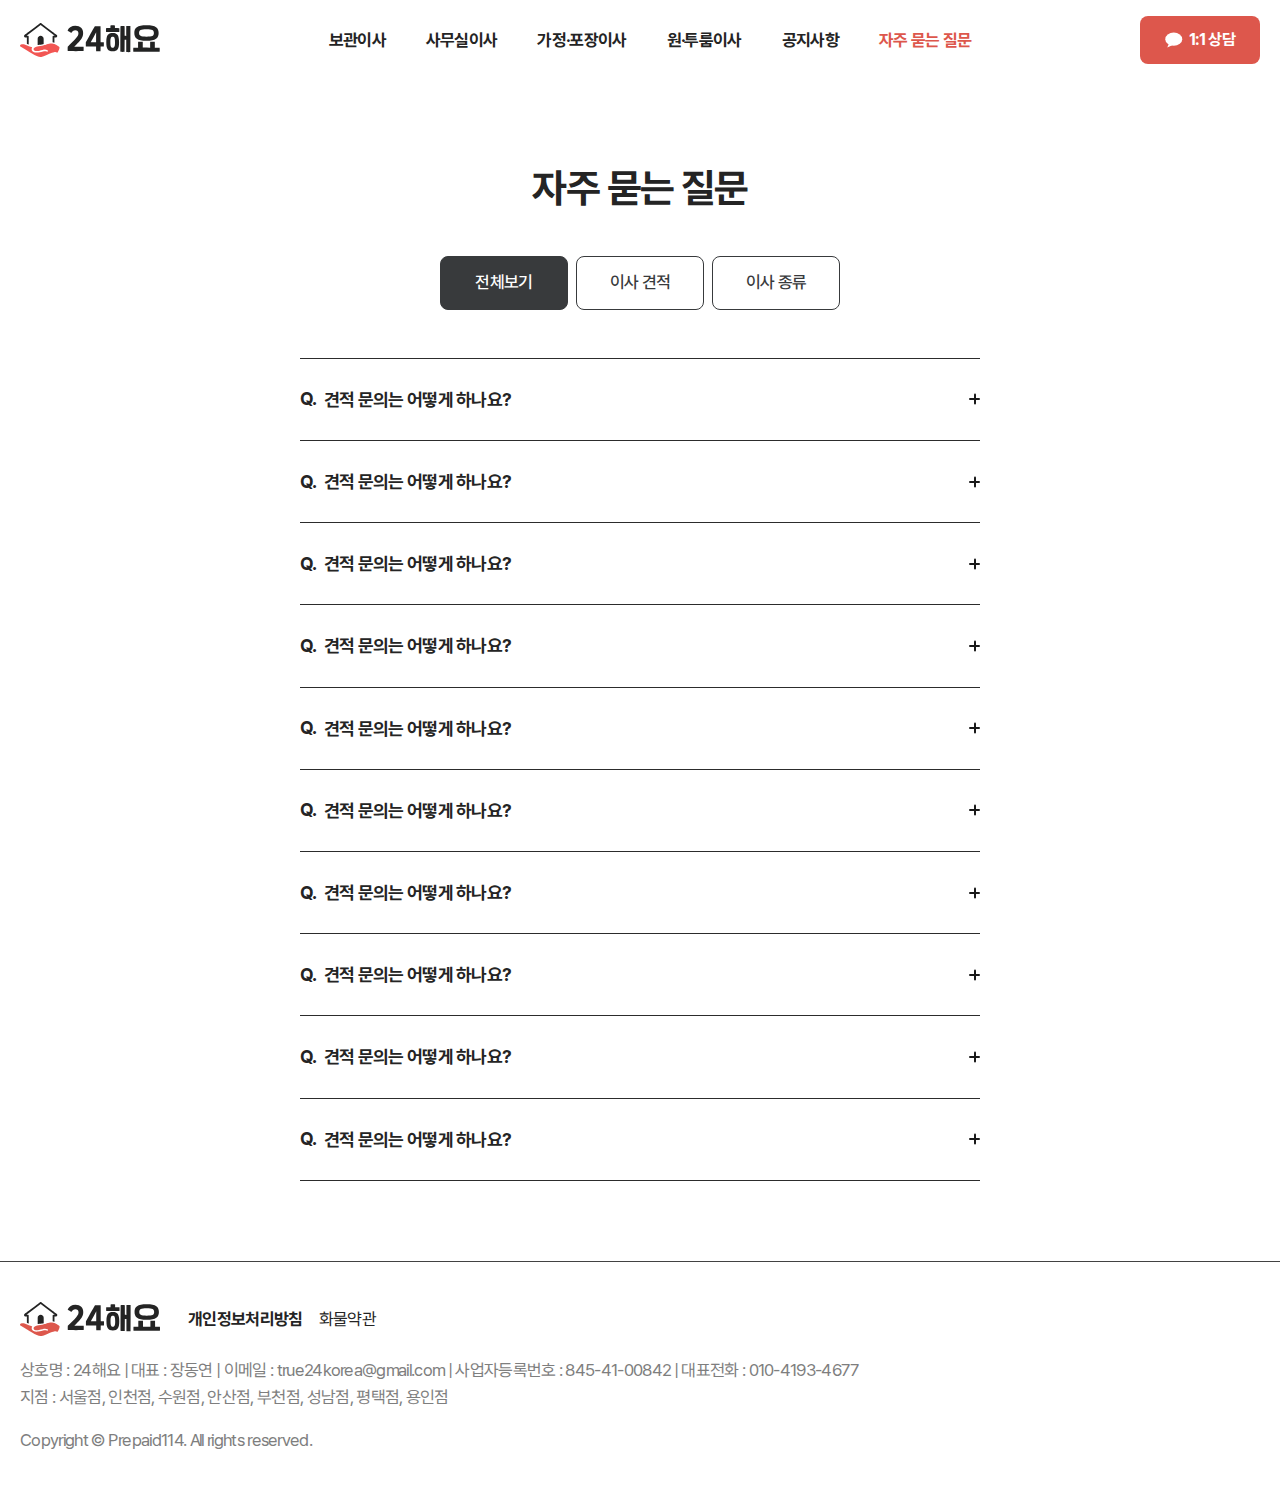
<file: faq.html>
<!DOCTYPE html>
<html lang="ko">
<head>
    <meta charset="utf-8">

    <meta name="viewport" content="width=device-width, initial-scale=1.0">
    <title>24해요</title>
    <meta name="author" content="24해요">
    <meta name="robots" content="index, follow">
    <meta name="format-detection" content="telephone=no">
    <meta name="apple-mobile-web-app-capable" content="yes">
    <link rel="canonical" href="">
    <meta name="description" content="">
    <meta name="Keywords" content="">
    <meta property="og:title" content="24해요">
    <meta property="og:type" content="website">
    <meta property="og:description" content="">
    <meta property="og:url" content="">
    <meta property="og:image" content="">
    <meta property="al:android:app_name" content="">
    <meta property="al:web:url" content="">
    <link rel="shortcut icon" href="./assets/images/favicon.ico">
    <link rel="stylesheet" href="./assets/css/common.css">
    <link rel="stylesheet" href="./assets/css/style.css">
    <link rel="stylesheet" href="./assets/css/aos.css">
    <link rel="stylesheet" href="./assets/css/swiper.min.css">
    <script src="./assets/js/aos.js"></script>
    <script src="./assets/js/swiper.min.js"></script>
    <script src="./assets/js/util.js"></script>
    <script src="./assets/js/common.js"></script>
</head>
<body>
    <main id="wrap">
        <!-- header -->
        <header id="header">
            <div class="inner">
                <h1>
                    <a href="/">
                        <img src="./assets/images/logo.svg" alt="24해요">
                    </a>
                </h1>
                <nav>
                    <ul>
                        <li>
                            <a href="/about.html">보관이사</a>
                        </li>
                        <li>
                            <a href="/board.html">사무실이사</a>
                        </li>
                        <li>
                            <a href="/blog.html">가정·포장이사</a>
                        </li>
                        <li><a href="">원·투룸이사</a></li>
                        <li><a href="./notice.html">공지사항</a></li>
                        <li><a href="./faq.html" class="cur">자주 묻는 질문</a></li>
                    </ul>
                </nav>
                <div class="header-right">
                    <ul class="util-menu">
                        <li>
                            <a href="https://open.kakao.com/o/s5DOoV8c" target="_blank" class="btn-chat">
                                <i></i>
                                <span>1:1 상담</span>
                            </a>
                        </li>
                    </ul>
                    <button type="button" class="mobile menu-btn">
                         <span></span>
                         <span></span>
                         <span></span>
                    </button>
                </div>
            </div>
        </header>
        <!-- // header -->
         <!-- aside  -->
         <aside>
            <div class="aside-inner">
                <div class="aside-content">
                    <ul class="m-nav">
                        <li>
                            <a class="btn-link" href="/about.html">보관이사</a>
                        </li>
                        <li>
                            <a class="btn-link" href="/board.html">사무실이사</a>
                        </li>
                        <li>
                            <a class="btn-link" href="/blog.html">가정·포장이사</a>
                        </li>
                        <li><a class="btn-link" href="">원·투룸이사</a></li>
                        <li><a class="btn-link" href="./notice.html">공지사항</a></li>
                        <li><a class="btn-link cur" href="./faq.html">자주 묻는 질문</a></li>
                    </ul>
                </div>
                <div class="aside-btm">
                    <a href="#" class="btn-kakao" target="_blank">
                        <img src="./assets/images/icon_chat_white.svg" alt="">
                        <span>1:1 상담</span>
                    </a>
                    <a href="tel:010-4193-4677">
                        <img src="./assets/images/icon_phone.svg" alt="">
                        <span>전화 상담</span>
                    </a>
                </div>
            </div>
         </aside>
         <!-- // aside -->
        <!-- content -->
        <article id="content">
            <div id="sub">
                <div id="board">
                    <div class="sec-header">
                        <h3 class="h-1">자주 묻는 질문</h3>
                    </div>
                    <div class="board-tab">
                        <ul>
                            <li><a data-id="1" href="javascript:void(0);" class="cur">전체보기</a></li>
                            <li><a data-id="2" href="javascript:void(0);">이사 견적</a></li>
                            <li><a data-id="3" href="javascript:void(0);">이사 종류</a></li>
                        </ul>
                    </div>
                    <div class="inner-sm">
                        <div class="tab-contents">
                            <div class="tab-content cur" data-id="1">
                                <div class="faq-list">
                                    <div class="faq-item">
                                        <button type="button" class="btn-faq table-title">
                                            <p><span class="q">Q.</span> 견적 문의는 어떻게 하나요?</p>
                                        </button>
                                        <div class="faq-content p-1">
                                            <p>상세설명입니다. 상세설명입니다. 상세설명입니다. 상세설명입니다. 상세설명입니다.</p>
                                        </div>
                                    </div>
                                    <div class="faq-item">
                                        <button type="button" class="btn-faq table-title">
                                            <p><span class="q">Q.</span> 견적 문의는 어떻게 하나요?</p>
                                        </button>
                                        <div class="faq-content p-1">
                                            <p>상세설명입니다. 상세설명입니다. 상세설명입니다. 상세설명입니다. 상세설명입니다.</p>
                                        </div>
                                    </div>
                                    <div class="faq-item">
                                        <button type="button" class="btn-faq table-title">
                                            <p><span class="q">Q.</span> 견적 문의는 어떻게 하나요?</p>
                                        </button>
                                        <div class="faq-content p-1">
                                            <p>상세설명입니다. 상세설명입니다. 상세설명입니다. 상세설명입니다. 상세설명입니다.</p>
                                        </div>
                                    </div>
                                    <div class="faq-item">
                                        <button type="button" class="btn-faq table-title">
                                            <p><span class="q">Q.</span> 견적 문의는 어떻게 하나요?</p>
                                        </button>
                                        <div class="faq-content p-1">
                                            <p>상세설명입니다. 상세설명입니다. 상세설명입니다. 상세설명입니다. 상세설명입니다.</p>
                                        </div>
                                    </div>
                                    <div class="faq-item">
                                        <button type="button" class="btn-faq table-title">
                                            <p><span class="q">Q.</span> 견적 문의는 어떻게 하나요?</p>
                                        </button>
                                        <div class="faq-content p-1">
                                            <p>상세설명입니다. 상세설명입니다. 상세설명입니다. 상세설명입니다. 상세설명입니다.</p>
                                        </div>
                                    </div>
                                    <div class="faq-item">
                                        <button type="button" class="btn-faq table-title">
                                            <p><span class="q">Q.</span> 견적 문의는 어떻게 하나요?</p>
                                        </button>
                                        <div class="faq-content p-1">
                                            <p>상세설명입니다. 상세설명입니다. 상세설명입니다. 상세설명입니다. 상세설명입니다.</p>
                                        </div>
                                    </div>
                                    <div class="faq-item">
                                        <button type="button" class="btn-faq table-title">
                                            <p><span class="q">Q.</span> 견적 문의는 어떻게 하나요?</p>
                                        </button>
                                        <div class="faq-content p-1">
                                            <p>상세설명입니다. 상세설명입니다. 상세설명입니다. 상세설명입니다. 상세설명입니다.</p>
                                        </div>
                                    </div>
                                    <div class="faq-item">
                                        <button type="button" class="btn-faq table-title">
                                            <p><span class="q">Q.</span> 견적 문의는 어떻게 하나요?</p>
                                        </button>
                                        <div class="faq-content p-1">
                                            <p>상세설명입니다. 상세설명입니다. 상세설명입니다. 상세설명입니다. 상세설명입니다.</p>
                                        </div>
                                    </div>
                                    <div class="faq-item">
                                        <button type="button" class="btn-faq table-title">
                                            <p><span class="q">Q.</span> 견적 문의는 어떻게 하나요?</p>
                                        </button>
                                        <div class="faq-content p-1">
                                            <p>상세설명입니다. 상세설명입니다. 상세설명입니다. 상세설명입니다. 상세설명입니다.</p>
                                        </div>
                                    </div>
                                    <div class="faq-item">
                                        <button type="button" class="btn-faq table-title">
                                            <p><span class="q">Q.</span> 견적 문의는 어떻게 하나요?</p>
                                        </button>
                                        <div class="faq-content p-1">
                                            <p>상세설명입니다. 상세설명입니다. 상세설명입니다. 상세설명입니다. 상세설명입니다.</p>
                                        </div>
                                    </div>
                                </div>
                            </div>
                            <div class="tab-content" data-id="2">
                                <div class="faq-list">
                                    <div class="empty">
                                      <p>게시글이 없습니다.</p>
                                    </div>
                                </div>
                            </div>
                            <div class="tab-content" data-id="3">
                                <div class="faq-list">
                                    <div class="faq-item">
                                        <button type="button" class="btn-faq table-title">
                                            <p><span class="q">Q.</span> 견적 문의는 어떻게 하나요?3</p>
                                        </button>
                                        <div class="faq-content p-1">
                                            <p>상세설명입니다. 상세설명입니다. 상세설명입니다. 상세설명입니다. 상세설명입니다.</p>
                                        </div>
                                    </div>
                                    <div class="faq-item">
                                        <button type="button" class="btn-faq table-title">
                                            <p><span class="q">Q.</span> 견적 문의는 어떻게 하나요?</p>
                                        </button>
                                        <div class="faq-content p-1">
                                            <p>상세설명입니다. 상세설명입니다. 상세설명입니다. 상세설명입니다. 상세설명입니다.</p>
                                        </div>
                                    </div>
                                    <div class="faq-item">
                                        <button type="button" class="btn-faq table-title">
                                            <p><span class="q">Q.</span> 견적 문의는 어떻게 하나요?</p>
                                        </button>
                                        <div class="faq-content p-1">
                                            <p>상세설명입니다. 상세설명입니다. 상세설명입니다. 상세설명입니다. 상세설명입니다.</p>
                                        </div>
                                    </div>
                                    <div class="faq-item">
                                        <button type="button" class="btn-faq table-title">
                                            <p><span class="q">Q.</span> 견적 문의는 어떻게 하나요?</p>
                                        </button>
                                        <div class="faq-content p-1">
                                            <p>상세설명입니다. 상세설명입니다. 상세설명입니다. 상세설명입니다. 상세설명입니다.</p>
                                        </div>
                                    </div>
                                    <div class="faq-item">
                                        <button type="button" class="btn-faq table-title">
                                            <p><span class="q">Q.</span> 견적 문의는 어떻게 하나요?</p>
                                        </button>
                                        <div class="faq-content p-1">
                                            <p>상세설명입니다. 상세설명입니다. 상세설명입니다. 상세설명입니다. 상세설명입니다.</p>
                                        </div>
                                    </div>
                                    <div class="faq-item">
                                        <button type="button" class="btn-faq table-title">
                                            <p><span class="q">Q.</span> 견적 문의는 어떻게 하나요?</p>
                                        </button>
                                        <div class="faq-content p-1">
                                            <p>상세설명입니다. 상세설명입니다. 상세설명입니다. 상세설명입니다. 상세설명입니다.</p>
                                        </div>
                                    </div>
                                    <div class="faq-item">
                                        <button type="button" class="btn-faq table-title">
                                            <p><span class="q">Q.</span> 견적 문의는 어떻게 하나요?</p>
                                        </button>
                                        <div class="faq-content p-1">
                                            <p>상세설명입니다. 상세설명입니다. 상세설명입니다. 상세설명입니다. 상세설명입니다.</p>
                                        </div>
                                    </div>
                                    <div class="faq-item">
                                        <button type="button" class="btn-faq table-title">
                                            <p><span class="q">Q.</span> 견적 문의는 어떻게 하나요?</p>
                                        </button>
                                        <div class="faq-content p-1">
                                            <p>상세설명입니다. 상세설명입니다. 상세설명입니다. 상세설명입니다. 상세설명입니다.</p>
                                        </div>
                                    </div>
                                    <div class="faq-item">
                                        <button type="button" class="btn-faq table-title">
                                            <p><span class="q">Q.</span> 견적 문의는 어떻게 하나요?</p>
                                        </button>
                                        <div class="faq-content p-1">
                                            <p>상세설명입니다. 상세설명입니다. 상세설명입니다. 상세설명입니다. 상세설명입니다.</p>
                                        </div>
                                    </div>
                                    <div class="faq-item">
                                        <button type="button" class="btn-faq table-title">
                                            <p><span class="q">Q.</span> 견적 문의는 어떻게 하나요?</p>
                                        </button>
                                        <div class="faq-content p-1">
                                            <p>상세설명입니다. 상세설명입니다. 상세설명입니다. 상세설명입니다. 상세설명입니다.</p>
                                        </div>
                                    </div>
                                </div>
                            </div>
                        </div>
                       
                    </div>
                </div>
           </div>
        </article>
        <!-- // content -->
        <!-- footer -->
        <footer id="footer">
            <div class="inner">
                <div class="footer-top">
                    <span class="footer-logo">
                        <img src="./assets/images/footer_logo.svg" alt="24해요">
                    </span>
                    <ul class="footer-util p-1 ">
                        <li><a class="font-bold" href="">개인정보처리방침</a></li>
                        <li><a href="">화물약관</a></li>
                    </ul>
                </div>
                <div class="footer-info">
                    <address class="p-1">
                        상호명 : 24해요  | 대표 : 장동연  | 이메일 : true24korea@gmail.com  | 사업자등록번호 : 845-41-00842  | 대표전화 : 010-4193-4677 <br>
                        지점 : 서울점, 인천점, 수원점, 안산점, 부천점, 성남점, 평택점, 용인점
                    </address>
                </div>
                <p class="copyright p-1">
                    Copyright © Prepaid114. All rights reserved.
                </p>
            </div>
        </footer>
        <!-- // footer -->
         <!-- fixed bar -->
         <div class="fixed-bar">
            <ul>
                <li><a href="tel:010-4193-4677"><img src="./assets/images/icon_fixed_phone.svg" alt=""><span>전화상담</span></a></li>
                <li><a href="https://open.kakao.com/o/s5DOoV8c" target="_blank" class="btn-kakao"><img src="./assets/images/icon_fixed_chat.svg" alt=""><span>1:1 상담</span></a></li>
            </ul>
         </div>
         <!-- // fixed bar -->
    </main>
    <!-- faq -->
    <script>
        document.addEventListener('DOMContentLoaded', function() {
            const faq_items = document.querySelectorAll('.faq-list .faq-item');
            const faq_btns = document.querySelectorAll('.faq-list .faq-item .btn-faq');
            faq_btns.forEach(function(btn){
                btn.addEventListener('click', function(){
                    faq_items.forEach((item) => {
                        if (item === btn.closest('.faq-item')) return;
                        item.classList.remove('active');
                        slide.up(item.querySelector('.faq-content'), 300);
                    });
                    btn.classList.toggle('active');
                    slide.toggle(btn.nextElementSibling, 300);
                });
            });

            const faq_tab = document.querySelectorAll('.board-tab ul a');
            faq_tab.forEach(function(item){
                item.addEventListener('click', function(){
                    faq_tab.forEach(function(item){
                        item.classList.remove('cur');
                    });
                    this.classList.toggle('cur');
                    const tabId = this.dataset.id;
                    const tabContent = document.querySelector('.tab-content[data-id="'+tabId+'"]');
                    Array.from(document.querySelectorAll('.tab-content')).forEach(function(content){
                        if(content.dataset.id !== tabId){
                            content.classList.remove('cur');
                        }
                    });
                    tabContent.classList.add('cur');
                });
            });
        });
    </script>
    <!-- // faq -->
</body>
</html>
</file>
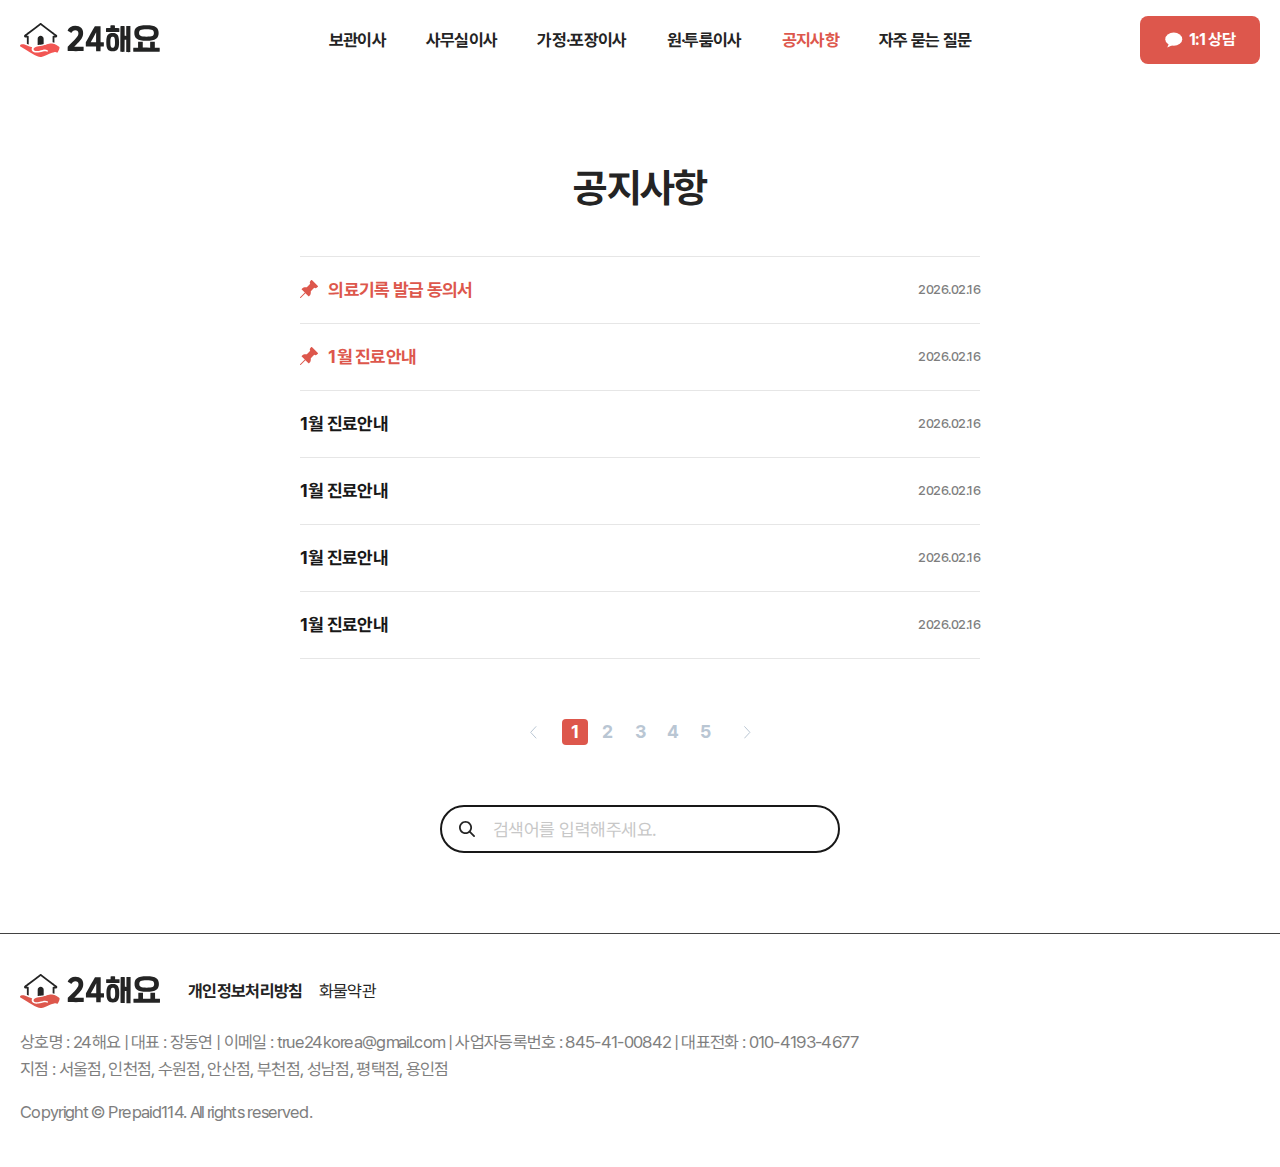
<file: notice.html>
<!DOCTYPE html>
<html lang="ko">
<head>
    <meta charset="utf-8">

    <meta name="viewport" content="width=device-width, initial-scale=1.0">
    <title>24해요</title>
    <meta name="author" content="24해요">
    <meta name="robots" content="index, follow">
    <meta name="format-detection" content="telephone=no">
    <meta name="apple-mobile-web-app-capable" content="yes">
    <link rel="canonical" href="">
    <meta name="description" content="">
    <meta name="Keywords" content="">
    <meta property="og:title" content="24해요">
    <meta property="og:type" content="website">
    <meta property="og:description" content="">
    <meta property="og:url" content="">
    <meta property="og:image" content="">
    <meta property="al:android:app_name" content="">
    <meta property="al:web:url" content="">
    <link rel="shortcut icon" href="./assets/images/favicon.ico">
    <link rel="stylesheet" href="./assets/css/common.css">
    <link rel="stylesheet" href="./assets/css/style.css">
    <link rel="stylesheet" href="./assets/css/aos.css">
    <link rel="stylesheet" href="./assets/css/swiper.min.css">
    <script src="./assets/js/aos.js"></script>
    <script src="./assets/js/swiper.min.js"></script>
    <script src="./assets/js/util.js"></script>
    <script src="./assets/js/common.js"></script>
</head>
<body>
    <main id="wrap">
        <!-- header -->
        <header id="header">
            <div class="inner">
                <h1>
                    <a href="/">
                        <img src="./assets/images/logo.svg" alt="24해요">
                    </a>
                </h1>
                <nav>
                    <ul>
                        <li>
                            <a href="/about.html">보관이사</a>
                        </li>
                        <li>
                            <a href="/board.html">사무실이사</a>
                        </li>
                        <li>
                            <a href="/blog.html">가정·포장이사</a>
                        </li>
                        <li><a href="">원·투룸이사</a></li>
                        <li><a href="./notice.html" class="cur">공지사항</a></li>
                        <li><a href="./faq.html">자주 묻는 질문</a></li>
                    </ul>
                </nav>
                <div class="header-right">
                    <ul class="util-menu">
                        <li>
                            <a href="https://open.kakao.com/o/s5DOoV8c" target="_blank" class="btn-chat">
                                <i></i>
                                <span>1:1 상담</span>
                            </a>
                        </li>
                    </ul>
                    <button type="button" class="mobile menu-btn">
                            <span></span>
                            <span></span>
                            <span></span>
                    </button>
                </div>
            </div>
        </header>
        <!-- // header -->
            <!-- aside  -->
            <aside>
            <div class="aside-inner">
                <div class="aside-content">
                    <ul class="m-nav">
                        <li>
                            <a class="btn-link" href="/about.html">보관이사</a>
                        </li>
                        <li>
                            <a class="btn-link" href="/board.html">사무실이사</a>
                        </li>
                        <li>
                            <a class="btn-link" href="/blog.html">가정·포장이사</a>
                        </li>
                        <li><a class="btn-link" href="">원·투룸이사</a></li>
                        <li><a class="btn-link cur" href="./notice.html">공지사항</a></li>
                        <li><a class="btn-link" href="./faq.html">자주 묻는 질문</a></li>
                    </ul>
                </div>
                <div class="aside-btm">
                    <a href="#" class="btn-kakao" target="_blank">
                        <img src="./assets/images/icon_chat_white.svg" alt="">
                        <span>1:1 상담</span>
                    </a>
                    <a href="tel:010-4193-4677">
                        <img src="./assets/images/icon_phone.svg" alt="">
                        <span>전화 상담</span>
                    </a>
                </div>
            </div>
            </aside>
            <!-- // aside -->
        <!-- content -->
        <article id="content">
            <div id="sub">
                <div id="board">
                    <div class="sec-header">
                        <h3 class="title h-1">공지사항</h3>
                    </div>
                    <div class="inner-sm">
                        <div class="board-list">
                            <div class="board-item fixed">
                                <a href="#">
                                    <div class="text">
                                        <p class="title table-title">
                                            <img src="./assets/images/icon_fixed.svg" alt="">
                                            의료기록 발급 동의서</p>
                                        <span class="date">2026.02.16</span>
                                    </div>
                                </a>
                            </div>
                            <div class="board-item fixed">
                                <a href="#">
                                    <div class="text">
                                        <p class="title table-title">
                                            <img src="./assets/images/icon_fixed.svg" alt="">
                                            1월 진료안내</p>
                                        <span class="date">2026.02.16</span>
                                    </div>
                                </a>
                            </div>
                            <div class="board-item">
                                <a href="#">
                                    <div class="text">
                                        <p class="title table-title">1월 진료안내</p>
                                        <span class="date">2026.02.16</span>
                                    </div>
                                </a>
                            </div>
                            <div class="board-item">
                                <a href="#">
                                    <div class="text">
                                        <p class="title table-title">1월 진료안내</p>
                                        <span class="date">2026.02.16</span>
                                    </div>
                                </a>
                            </div>
                            <div class="board-item">
                                <a href="#">
                                    <div class="text">
                                        <p class="title table-title">1월 진료안내</p>
                                        <span class="date">2026.02.16</span>
                                    </div>
                                </a>
                            </div>
                            <div class="board-item">
                                <a href="#">
                                    <div class="text">
                                        <p class="title table-title">1월 진료안내</p>
                                        <span class="date">2026.02.16</span>
                                    </div>
                                </a>
                            </div>
                            <!-- <div class="empty">게시물이 없습니다.</div> -->
                        </div>
                        <div id="pagination">
                            <a href="" class="arr prev">
                                <img src="./assets/images/paging_prev.svg" alt="이전">
                            </a>
                            <a href="" class="cur num">1</a>
                            <a href="" class="num">2</a>
                            <a href="" class="num">3</a>
                            <a href="" class="num">4</a>
                            <a href="" class="num">5</a>
                            <a href="" class="arr next">
                                <img src="./assets/images/paging_next.svg" alt="다음">
                            </a>
                        </div>
                        <div id="search-box">
                            <form>
                                <img src="./assets/images/icon_search.svg" alt="검색">
                                <input type="text" placeholder="검색어를 입력해주세요.">
                            </form>
                        </div>
                    </div>
                </div>
            </div>
        </article>
        <!-- // content -->
         <!-- footer -->
         <footer id="footer">
            <div class="inner">
                <div class="footer-top">
                    <span class="footer-logo">
                        <img src="./assets/images/footer_logo.svg" alt="24해요">
                    </span>
                    <ul class="footer-util p-1 ">
                        <li><a class="font-bold" href="">개인정보처리방침</a></li>
                        <li><a href="">화물약관</a></li>
                    </ul>
                </div>
                <div class="footer-info">
                    <address class="p-1">
                        상호명 : 24해요  | 대표 : 장동연  | 이메일 : true24korea@gmail.com  | 사업자등록번호 : 845-41-00842  | 대표전화 : 010-4193-4677 <br>
                        지점 : 서울점, 인천점, 수원점, 안산점, 부천점, 성남점, 평택점, 용인점
                    </address>
                </div>
                <p class="copyright p-1">
                    Copyright © Prepaid114. All rights reserved.
                </p>
            </div>
        </footer>
        <!-- // footer -->
         <!-- fixed bar -->
         <div class="fixed-bar">
            <ul>
                <li><a href="tel:010-4193-4677"><img src="./assets/images/icon_fixed_phone.svg" alt=""><span>전화상담</span></a></li>
                <li><a href="https://open.kakao.com/o/s5DOoV8c" target="_blank" class="btn-kakao"><img src="./assets/images/icon_fixed_chat.svg" alt=""><span>1:1 상담</span></a></li>
            </ul>
         </div>
         <!-- // fixed bar -->
    </main>
</body>
</html>
</file>
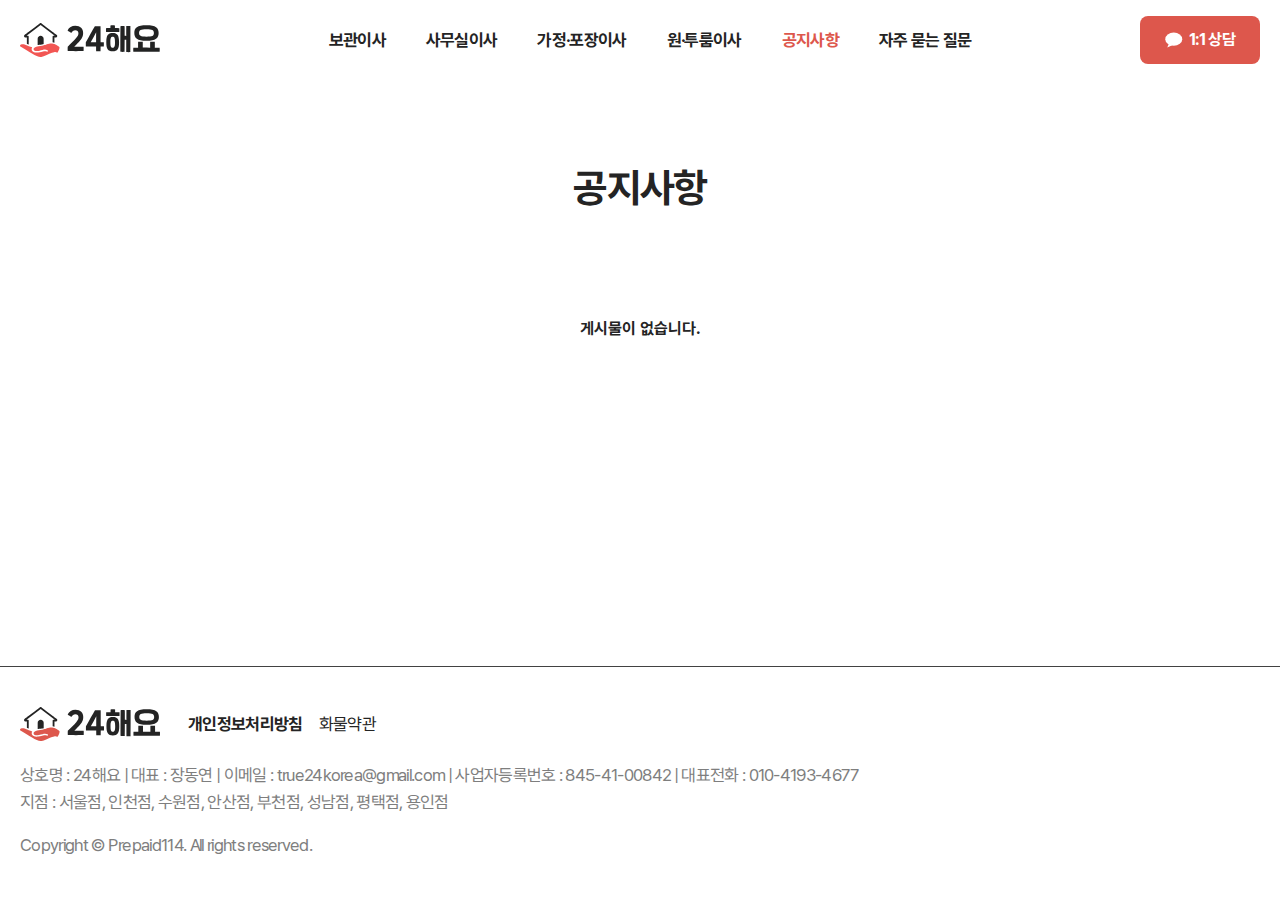
<file: notice_no_post.html>
<!DOCTYPE html>
<html lang="ko">
<head>
    <meta charset="utf-8">
    <meta name="viewport" content="width=device-width, initial-scale=1.0">
    <title>24해요</title>
    <meta name="author" content="24해요">
    <meta name="robots" content="index, follow">
    <meta name="format-detection" content="telephone=no">
    <meta name="apple-mobile-web-app-capable" content="yes">
    <link rel="canonical" href="">
    <meta name="description" content="">
    <meta name="Keywords" content="">
    <meta property="og:title" content="24해요">
    <meta property="og:type" content="website">
    <meta property="og:description" content="">
    <meta property="og:url" content="">
    <meta property="og:image" content="">
    <meta property="al:android:app_name" content="">
    <meta property="al:web:url" content="">
    <link rel="shortcut icon" href="./assets/images/favicon.ico">
    <link rel="stylesheet" href="./assets/css/common.css">
    <link rel="stylesheet" href="./assets/css/style.css">
    <link rel="stylesheet" href="./assets/css/aos.css">
    <link rel="stylesheet" href="./assets/css/swiper.min.css">
    <script src="./assets/js/aos.js"></script>
    <script src="./assets/js/swiper.min.js"></script>
    <script src="./assets/js/util.js"></script>
    <script src="./assets/js/common.js"></script>
</head>
<body>
    <main id="wrap">
        <!-- header -->
        <header id="header">
            <div class="inner">
                <h1>
                    <a href="/">
                        <img src="./assets/images/logo.svg" alt="24해요">
                    </a>
                </h1>
                <nav>
                    <ul>
                        <li>
                            <a href="/about.html">보관이사</a>
                        </li>
                        <li>
                            <a href="/board.html">사무실이사</a>
                        </li>
                        <li>
                            <a href="/blog.html">가정·포장이사</a>
                        </li>
                        <li><a href="">원·투룸이사</a></li>
                        <li><a href="./notice.html" class="cur">공지사항</a></li>
                        <li><a href="./faq.html">자주 묻는 질문</a></li>
                    </ul>
                </nav>
                <div class="header-right">
                    <ul class="util-menu">
                        <li>
                            <a href="https://open.kakao.com/o/s5DOoV8c" target="_blank" class="btn-chat">
                                <i></i>
                                <span>1:1 상담</span>
                            </a>
                        </li>
                    </ul>
                    <button type="button" class="mobile menu-btn">
                            <span></span>
                            <span></span>
                            <span></span>
                    </button>
                </div>
            </div>
        </header>
        <!-- // header -->
            <!-- aside  -->
            <aside>
            <div class="aside-inner">
                <div class="aside-content">
                    <ul class="m-nav">
                        <li>
                            <a class="btn-link" href="/about.html">보관이사</a>
                        </li>
                        <li>
                            <a class="btn-link" href="/board.html">사무실이사</a>
                        </li>
                        <li>
                            <a class="btn-link" href="/blog.html">가정·포장이사</a>
                        </li>
                        <li><a class="btn-link" href="">원·투룸이사</a></li>
                        <li><a class="btn-link cur" href="./notice.html">공지사항</a></li>
                        <li><a class="btn-link" href="./faq.html">자주 묻는 질문</a></li>
                    </ul>
                </div>
                <div class="aside-btm">
                    <a href="#" class="btn-kakao" target="_blank">
                        <img src="./assets/images/icon_chat_white.svg" alt="">
                        <span>1:1 상담</span>
                    </a>
                    <a href="tel:010-4193-4677">
                        <img src="./assets/images/icon_phone.svg" alt="">
                        <span>전화 상담</span>
                    </a>
                </div>
            </div>
            </aside>
            <!-- // aside -->
        <!-- content -->
        <article id="content">
            <div id="sub">
                <div id="board">
                    <div class="sec-header">
                        <h3 class="title h-1">공지사항</h3>
                    </div>
                    <div class="inner-sm">
                        <div class="board-list">
                            <div class="empty">게시물이 없습니다.</div>
                        </div>
                    </div>
                </div>
            </div>
        </article>
        <!-- // content -->
         <!-- footer -->
         <footer id="footer">
            <div class="inner">
                <div class="footer-top">
                    <span class="footer-logo">
                        <img src="./assets/images/footer_logo.svg" alt="24해요">
                    </span>
                    <ul class="footer-util p-1 ">
                        <li><a class="font-bold" href="">개인정보처리방침</a></li>
                        <li><a href="">화물약관</a></li>
                    </ul>
                </div>
                <div class="footer-info">
                    <address class="p-1">
                        상호명 : 24해요  | 대표 : 장동연  | 이메일 : true24korea@gmail.com  | 사업자등록번호 : 845-41-00842  | 대표전화 : 010-4193-4677 <br>
                        지점 : 서울점, 인천점, 수원점, 안산점, 부천점, 성남점, 평택점, 용인점
                    </address>
                </div>
                <p class="copyright p-1">
                    Copyright © Prepaid114. All rights reserved.
                </p>
            </div>
        </footer>
        <!-- // footer -->
         <!-- fixed bar -->
         <div class="fixed-bar">
            <ul>
                <li><a href="tel:010-4193-4677"><img src="./assets/images/icon_fixed_phone.svg" alt=""><span>전화상담</span></a></li>
                <li><a href="https://open.kakao.com/o/s5DOoV8c" target="_blank" class="btn-kakao"><img src="./assets/images/icon_fixed_chat.svg" alt=""><span>1:1 상담</span></a></li>
            </ul>
         </div>
         <!-- // fixed bar -->
    </main>
</body>
</html>
</file>
<file: assets/css/style.css>
/* main */
#main section{
    padding:40px 0;
}
section .sec-header{
    text-align: center;
    margin-bottom: 20px;
    padding:0;
}
section .sec-header .sub-title{
    margin-top: 8px;
    color:var(--text-sub-1);
}
#main .hero{
    position: relative;
    padding:0;
}
.hero .swiper{
    aspect-ratio: 360 / 445;
}
#main .hero .swiper-slide{
    position: relative;
    height: 100%;
}
#main .hero .swiper-slide a{
    display: block;
    overflow: hidden;
    height: 100%;
}
#main .hero .swiper-slide .text{
    position: absolute;
    left:0;
    bottom:0;
    z-index: 2;
    box-sizing: border-box;
    padding:24px 70px 24px 24px;
    width: 100%;
    opacity: 0;
}
#main .hero .swiper-slide.cur .text{
    opacity: 1;
}
#main .hero .swiper-slide .text strong{
    display: block;
    color:var(--text-beige-1)
}
#main .hero .swiper-slide .text p{
    margin-top: 8px;
    color:var(--text-beige-1);
}
#main .hero .swiper-slide .bg picture,
#main .hero .swiper-slide .bg img{
    display: block;
    width: 100%;
    height: 100% !important;
    object-fit: cover;
    position: absolute;
    left: 50%;
    top: 50%;
    transform: translate(-50%, -50%);
}
#main .hero .slide-controls{
    position: absolute;
    right:24px;
    bottom:24px;
    z-index: 2;
}
#main .hero .slide-controls button{
    display: none;
}
#main .hero .slide-controls .slide-pagination{
    color:var(--text-sub-1);
    font-weight: 700;
    font-size: 15px;
    line-height: 1.4em;
    letter-spacing: -0.04em;
}
.moving-section{
    background: var(--bg-1);
    padding:40px 0;
    min-height: calc(100vh - 301px);
}
#main .moving-section{
    min-height: unset;
}
.moving-section .sec-header{
    margin-bottom: 40px;
}
.moving-list{
    display: flex;
    flex-direction: column;
    gap: 12px;
}
.moving-item{
    position: relative;
    border-radius: 12px;
    overflow: hidden;
    background-color: #fff;
}
.moving-item a{
    display: block;
    padding:32px 32px 38px;
}
.moving-item .text{
    position: relative;
    z-index: 2;
}
.moving-item .text .tag{
    margin-bottom: 25px;
    display: flex;
    align-items: center;
    gap: 4px;
}
.moving-item .text .tag li{
    background-color: #fff;
    font-size: 13px;
    line-height: 1.4em;
    letter-spacing: -0.04em;
    padding:5px 12px;
    border-radius: 100px;
    border:2px solid var(--accent-color-1);
}
.moving-item .text .title{
    display: block;
}
.moving-item .text p{
    margin-top: 8px;
}
.moving-section #search-box{
    padding:0;
}
#main .moving-section{
    padding:40px 0;
}
#main .moving-section .sec-header{
    margin-bottom: 20px;
}
#main .blog{
    padding:40px 0;
    overflow: hidden;
}
#main .blog-inner .video-item{
    margin-bottom: 12px;
}
#main .blog-inner .video-item .video-wrap{
    border-radius: 12px;
    overflow: hidden;
    width: 100%;
}
#main .blog-inner .video-item .video-wrap iframe{
    display: block;
    width: 100%;
    aspect-ratio: 16 / 9;
}
#main .blog-list{
    display: flex;
    flex-direction: column;
    gap: 6px;
}
#main .blog-list .blog-item{
    position: relative;
    border-bottom: 1px solid var(--divider-1);
}
#main .blog-list .blog-item:last-child{
    border-bottom: 0;
}
#main .blog-list .blog-item.big{
    margin-bottom: 6px;
    border-bottom: 0;
}
#main .blog-list .blog-item.big a{
    padding-bottom: 0;
    padding-top: 0;
}
#main .blog-list .blog-item.big .img{
    width: 100%;
    border-radius: 20px;
    position: relative;
    overflow: hidden;
    background-size: cover;
    background-repeat: no-repeat;
    background-position: center center;
    aspect-ratio: 698 / 425;
}
#main .blog-list .blog-item.big .img::after{
    content:'';
    position: absolute;
    left:50%;
    bottom:0;
    width: 142.5%;
    height: 100%;
    transform: translate(-50%,70%);
    background: rgba(0,0,0,0.9);
    filter: blur(40px);
}
#main .blog-list .blog-item.big .text{
    position: absolute;
    z-index: 2;
    left:0;
    bottom:0;
    width: 100%;
    box-sizing: border-box;
    padding:16px;
    gap: 2px;
}
#main .blog-list .blog-item.big .text .cate{
    font-weight: 700;
    color:var(--text-beige-1);
}
#main .blog-list .blog-item.big .text .subject{
    color:var(--text-beige-1);
}
#main .blog-list .blog-item a{
    display: flex;
    align-items: center;
    padding:21px 0;
    gap: 20px;
}
#main .blog-list .blog-item .img{
    width: 119px;
    overflow: hidden;
    border-radius: 6px;
    position: relative;
    background-repeat: no-repeat;
    background-position: center center;
    background-size: cover;
    aspect-ratio: 160 / 99;
}
#main .blog-list .blog-item .text{
    display: flex;
    flex-direction: column;
    gap: 8px;
    width: calc(100% - 139px);
}
#main .blog-list .blog-item .text .cate{
    color:var(--accent-color-1);
}
#main .blog-list .blog-item .text .subject{
    color:var(--text-brown-1);
    -webkit-line-clamp: 2;
    max-height: 2.6em;
    display: -webkit-box;
    -webkit-box-orient: vertical;
    overflow: hidden;
}
#main .blog-list .blog-item .text .desc{
    display: none;
    color: var(--text-sub-2);
}

.faq-list{
    max-width: 880px;
    margin:0 auto
}
.faq-list .more-btn{
    display: flex;
    align-items: center;
    justify-content: center;
    margin:28px 0 0 auto;
    background-color: #000;
    color:#fff;
    width: 106px;
    height: 46px;
    border-radius: 23px;
    font-size: 16px;
    gap: 8px;
    letter-spacing: -0.04em;
}
.faq-list .more-btn .arr{
    background: transparent url(../images/icon_arrow_right_white.svg) no-repeat center center / cover;
    width: 13px;
    height: 10px;
}
.faq-item{
    border-bottom: 1px solid #2C2C2C;
}
.faq-item .btn-faq{
    position: relative;
    min-height: 80px;
    padding:28px 15px 28px 0;
    border:0;
    cursor: pointer;
    width: 100%;
    background-color: transparent;
    text-align: left;
}
.faq-item .btn-faq p{
    padding-left: 24px;
    position: relative;
}
.faq-item .btn-faq .q{
    position: absolute;
    left:0;
    top:0.7em;
    transform: translate(0,-50%);
}
.faq-item .btn-faq::before{
    content:'';
    width: 11px;
    height: 2px;
    border-radius: 1px;
    background-color: #191919;
    position: absolute;
    right:0;
    top:50%;
    transform: translate(0,-50%);
}
.faq-item .btn-faq::after{
    content:'';
    height: 11px;
    width: 2px;
    border-radius: 1px;
    background-color: #191919;
    position: absolute;
    right:5.5px;
    top:50%;
    transform: translate(50%,-50%);
    transition: opacity 0.3s ease-in-out;
}
.faq-item .btn-faq.active::after{
    opacity: 0;
}
.faq-item .faq-content{
    border-top: 1px solid #BDBDBD;
    display: none;
    box-sizing: border-box;
    position: relative;
    font-weight: 400;
    padding:10px 0;
}
.faq-item .faq-content *{
    margin:10px 0;
}
.faq-item .faq-content p{
    position: relative;
}
.faq-item .faq-content img{
    margin:20px 0;
    display: block;
    max-width: 100% !important;
    height: auto !important;
}
.faq-item .faq-content .a{
    position: absolute;
    left:0;
    top:20px;
}

#main .review{
    padding: 20px 0;
    overflow: hidden;
}
#main .review .sec-header{
    margin-bottom: 32px;
}
#main .review .sec-content{
    position: relative;
}
#main .review .btn-prev,
#main .review .btn-next{
    display: none;
}
.review-slide{
    overflow: visible !important;
    margin:0 auto;
    max-width: 880px;
    width: 280px;
}
.review-slide .swiper-slide{
    overflow: hidden;
}
.review-slide .swiper-slide a{
    display: block;
}
.review-slide .swiper-slide .thumb{
    aspect-ratio: 398 / 239;
    background-repeat: no-repeat;
    background-position: center center;
    background-size: cover;
    border-radius: 12px;
}
.review-slide .swiper-slide .text{
    margin-top: 12px;
}
.review-slide .swiper-slide .text p{
    color:#191919;
    font-size: 17px;
    line-height: 1.4em;
    letter-spacing: -0.04em;
    -webkit-line-clamp: 2;
    display: -webkit-box;
    -webkit-box-orient: vertical;
    overflow: hidden;
    height: 2.8em;
    font-weight: 700;
    text-overflow: ellipsis;
}
.review-slide .swiper-slide .text .cate{
    color:var(--accent-color-2);
    margin-top: 12px;
    font-size: 13px;
    font-weight: 700;
    line-height: 1.2em;
    letter-spacing: -0.04em;
}

#main .main-banner{}
#main .main-banner .banner-list{
    display: flex;
    flex-direction: column;
    gap: 12px;
}
#main .main-banner .banner-list li{
    aspect-ratio: 312 / 100;
    position: relative;
    overflow: hidden;
    border-radius: 12px;
    padding:25px 20px;
    box-sizing: border-box;
    display: flex;
    align-items: center;
    max-height: 100px;
}
#main .main-banner .banner-list li .text{
    display: flex;
    flex-direction: column;
}
#main .main-banner .banner-list li .text span{
    color:var(--text-sub-1);
    display: flex;
    align-items: center;
    gap: 4px;
}
#main .main-banner .banner-list li .text span img{
    width: 13px;
}
#main .main-banner .banner-list li.inquiry-banner{
    background-color: var(--bg-1);
    background-image: url(../images/mobile_inquiry_banner.png);
    background-repeat: no-repeat;
    background-position: bottom right;
    background-size: auto 100%;
}
#main .main-banner .banner-list li.yt-banner{
    display: flex;
    align-items: center;
    justify-content: space-between;
    background: var(--accent-color-5);
}
#main .main-banner .banner-list li.yt-banner .text strong{
    color:#fff;
}
#main .main-banner .banner-list li.yt-banner .yt-slide{
    width: 106px;
    margin:0;
}
#main .main-banner .banner-list li.yt-banner .yt-slide a{
    display: block;
}
#main .main-banner .banner-list li.yt-banner .yt-slide .bg{
    aspect-ratio: 144 / 82;
    background-repeat: no-repeat;
    background-position: center center;
    background-size: cover;
    border-radius: 4px;
}
@media (min-width: 800px){
    #main section{
        padding:60px 0;
    }
    section .sec-header{
        margin-bottom: 48px;
    }
    .hero{
        margin:0 60px 0;
    }
    .hero .swiper{
        overflow: hidden;
        aspect-ratio: 680 / 360;
    }
    #main .hero .swiper-slide .text{
        bottom:initial;
        top:0;
        padding:60px 0 0;
    }
    #main .hero .swiper-slide .text p{
        margin-top: 12px;
    }
    #main .hero .slide-controls{
        right:initial;
        left:0;
        bottom:60px;
        display: flex;
        align-items: center;
        gap: 12px;
    }
    #main .hero .slide-controls button{
        display: block;
        width: 40px;
        height: 40px;
        border:0;
        cursor: pointer;
        background-color: var(--bg-1);
        border-radius: 100%;
        flex-shrink: 0;
    }
    #main .hero .slide-controls button{
        transition: background 0.3s ease-out;
        background-repeat: no-repeat;
        background-position: center center;
    }
    #main .hero .slide-controls button:hover{
        background-color: var(--accent-color-1);
    }
    #main .hero .slide-controls button.btn-prev{
        background-image: url(../images/icon_slide_prev_off.svg);
        background-position: left 14.5px center;
    }
    #main .hero .slide-controls button.btn-prev:hover{
        background-image: url(../images/icon_slide_prev.svg);
    }
    #main .hero .slide-controls button.btn-next{
        background-image: url(../images/icon_slide_next_off.svg);
        background-position: right 14.5px center;
    }
    #main .hero .slide-controls button.btn-next:hover{
        background-image: url(../images/icon_slide_next.svg);
    }
    #main .hero .slide-controls .slide-pagination{
        margin-left: 8px;
    }
    #main .moving-section{
        padding:60px 0;
    }
    #main .moving-section .sec-header{
        margin-bottom: 48px;
    }
    .moving-section{
        padding:80px 0 40px;
    }
    .moving-list{
        gap: 20px;
        flex-direction: row;
        flex-wrap: wrap;
    }
    .moving-item{
        width: calc(50% - 10px);
        box-sizing: border-box;
        position: relative;
    }
    .moving-item::after{
        content:'';
        position: absolute;
        left:0;
        top:0;
        width: 100%;
        height: 100%;
        box-sizing: border-box;
        border:4px solid var(--accent-color-1);
        border-radius: 12px;
        z-index: 1;
        opacity: 0;
        transition: opacity 0.3s ease-out;
    }
    .moving-item:hover::after{
        opacity: 1;
    }
    .moving-item:hover .tag li{
        transition: color 0.3s ease-out, background 0.3s ease-out;
    }
    .moving-item:hover .tag li{
        color:#fff;
        background: var(--accent-color-1);
    }
    .moving-item a{
        padding:32px;
    }
    #main .blog{
        padding:60px 0;
    }
    #main .blog-list .blog-item a{
        padding:29px 0;
        gap: 20px;
    }
    #main .blog-list .blog-item .img{
        width: 160px;
        border-radius: 12px;
    }
    #main .blog-list .blog-item .text{
        width: calc(100% - 180px);
        gap: 0;
    }
    #main .blog-list .blog-item.big{
        margin-bottom: 0;
    }
    #main .blog-list .blog-item.big .text{
        padding:28px;
    }
    #main .blog-list .blog-item .text .cate{
        margin-bottom: 12px;
    }
    #main .blog-list .blog-item .text .desc{
        display: block;
        margin-top: 2px;
        -webkit-line-clamp: 2;
        height: 2.8em;
        text-overflow: ellipsis;
        display: -webkit-box;
        -webkit-box-orient: vertical;
        overflow: hidden;
    }
    #main .review{
        padding:60px 0
    }
    #main .main-banner{
        padding-top: 0;
    }
    #main .main-banner .banner-list{
        gap: 20px;
    }
    #main .main-banner .banner-list li{
        max-height: 140px;
        padding:42px 40px;
    }
    #main .main-banner .banner-list li.inquiry-banner{
        background: var(--bg-1) url(../images/tablet_inquiry_banner.png) no-repeat right 8px bottom / auto 100%;
    }
    #main .main-banner .banner-list li.yt-banner{
        padding-right: 0;
    }
    #main .main-banner .banner-list li.yt-banner .yt-slide{
        width: 56%;
    }
    #main .main-banner .banner-list li.yt-banner .yt-slide .swiper-slide{
        width: 157px;
    }
}
@media (min-width: 1280px){
    #main section{
        padding:80px 0;
    }
    #main .hero{
        max-width: 1280px;
        margin:0 auto
    }
    .hero .swiper{
        aspect-ratio: 1280 / 440;
        max-width: 100%;
        margin:0 auto;
    }

    #main .hero .slide-controls .slide-pagination{
        font-size: 18px;
    }
    #main .moving-section{
        padding:80px 0;
    }
    .moving-list.col-2 .moving-item{
        width: calc((100% - (20px * 1)) / 2);
    }
    .moving-list.col-3 .moving-item{
        width: calc((100% - (20px * 2)) / 3);
    }
    .moving-item{
        width: calc((100% - (20px * 3)) / 4);
    }
    .moving-item a{
        padding:32px 32px 27px;
    }
    .moving-item:hover .bg{
        background-image: url(../images/dept_bg_on.png);
    }
    #main .blog{
        padding:80px 0;
    }
    #main .blog .sec-header{
        margin-bottom: 38px;
    }
    #main .blog-inner{
        display: flex;
        gap: 48px;
        align-items: stretch;
        padding: 0;
    }
    #main .video-item{
        flex: 1 1 auto;
        width: 100%;
        margin: 0;
        display: flex;
        align-items: center;
    }
    #main .blog-list{
        display: flex;
        flex-direction: column;
        width: 36.875%;
        flex-shrink: 0;
        flex: 0 0 auto;
    }
    #main .blog-list .blog-item:first-child{
        padding-top: 0;
    }
    #main .blog-list .blog-item:last-child{
        padding-bottom: 0;
    }
    #main .blog-list .blog-item a{
        padding: 23px 0;
    }
    #main .blog-list .blog-item:first-child a{
        padding-top: 0;
    }
    #main .blog-list .blog-item:last-child a{
        padding-bottom: 0;
    }
    #main .blog-list .blog-item .text .cate{
        margin-bottom: 9px;
    }
    #main .blog-list .blog-item .text .subject{
        white-space: nowrap;
        overflow: hidden;
        text-overflow: ellipsis;
        -webkit-line-clamp: 1;
        max-height: 1.3em;
    }
    

    #main .review{
        padding:40px 0 80px;
    }
    #main .review .sec-content{
        max-width: 1280px;
        margin:0 auto;
        box-sizing: unset;
    }
    #main .review .btn-prev,
    #main .review .btn-next{
        display: block;
        position: absolute;
        top:50%;
        z-index: 2;
        overflow: hidden;
        text-indent: -9999px;
        width: 40px;
        aspect-ratio: 1 / 1;
        border-radius: 100%;
        border:0;
        cursor: pointer;
        padding:0;
        opacity: 0;
        transition: 0.3s ease-out;
    }
    #main .review .sec-content:hover .btn-prev,
    #main .review .sec-content:hover .btn-next{
        opacity: 1;
    }
    #main .review .btn-prev{
        left:0;
        transform: translate(calc(-100% - 15px),-50%);
        background: var(--bg-1) url(../images/icon_slide_prev_off.svg) no-repeat center center;
    }
    #main .review .btn-next{
        right:0;
        transform: translate(calc(100% + 15px),-50%);
        background: var(--bg-1) url(../images/icon_slide_next_off.svg) no-repeat center center;
    }
    #main .review .btn-prev:hover{
        background-image: url(../images/icon_slide_prev.svg);
        background-color: var(--accent-color-1);
    }
    #main .review .btn-next:hover{
        background-image: url(../images/icon_slide_next.svg);
        background-color: var(--accent-color-1);
    }
    
    .review-slide{
        overflow: hidden !important;
        width: auto;
        max-width: unset;
    }

    #main .main-banner .banner-list{
        flex-direction: row;
        gap: 20px;
    }
    #main .main-banner .banner-list li{
        width: calc(50% - 10px);
        padding:0 40px;
    }
    #main .main-banner .banner-list li.inquiry-banner{
        background:var(--bg-1) url(../images/desktop_inquiry_banner.png) no-repeat right 7px bottom / auto 100%
    }
    #main .main-banner .banner-list li.yt-banner .yt-slide .swiper-slide{
        width: 144px;
    }
}

/* about */
#about .inner{
    max-width: 680px;
    box-sizing: unset;
    margin: 0 auto;
}
#about .about-header{
    height: 373px;
    background-repeat: no-repeat;
    background-position: center;
    background-size: cover;
    background-image: url(../images/mobile_about_bg.png);
}
#about .about-header .inner{
    height: 100%;
    text-align: center;
    display: flex;
    flex-direction: column;
    align-items: center;
    justify-content: center;
}
#about .about-header .text span{
    color:var(--accent-color-1);
}
#about .about-header .text h3{
    margin-top: 40px;
    color:#fff;
}
#about .about-header .text div{
    margin-top: 28px;
    display: flex;
    flex-direction: column;
    align-items: center;
    justify-content: center;
    gap: 12px;
    color:#fff;
}
#about .about-content{
    position: relative;
    overflow: hidden;
}
#about .sec-1{
    padding:24px 0
}
#about .sec-1 .inner{
    padding:0 24px;
    position: relative;
    z-index: 10;
}
#about .sec-1 .img picture,
#about .sec-1 .img img{
    display: block;
    margin:0 auto;
    max-width: 100%;
}
#about .sec-1 .text{
    margin-top: 20px;
    display: flex;
    flex-direction: column;
    gap: 24px;
    word-break: keep-all;
}
#about .sec-1 .text br.pc{
    display: none;
}
#about .sec-1 .sign{
    display: flex;
    align-items: center;
    margin-top: 20px;
    justify-content: flex-end;
    gap: 9.5px;
}
#about .sec-1 .sign span{
    color:var(--text-sub-2);
}
#about .sec-1 .sign-img{
    width: 132px;
    aspect-ratio: 132 / 40;
}
#about .sec-1 .sign-img img{
    max-width: 100%;
    max-height: 100%;
    object-fit: cover;
}
#about .sec-2{
    background: var(--bg-1);
    padding:60px 0;
    position: relative;
    z-index: 2;
    /* overflow: hidden; */
}
#about .sec-2>*{
    position: relative;
    z-index: 2;
}
#about .sec-2::after{
    position: absolute;
    left:0;
    bottom:0;
    transform: translate(-30%,10%);
    width: 134vw;
    aspect-ratio: 1097 / 966;
    background: url(../images/about_logo.svg) no-repeat center center / cover;
    content:'';
    z-index: 0;
}
#about .sec-2 h4{
    text-align: center;
    margin-bottom: 20px;
}
#about .sec-2 .card-list{
    display: flex;
    flex-direction: column;
    gap: 20px;
}
#about .sec-2 .card-list>li{
    display: flex;
    flex-direction: column;
    background-color: #fff;
    border-radius: 20px;
    padding:28px;
}
#about .sec-2 .card-list>li .num{
    color:var(--accent-color-4);
}
#about .sec-2 .card-list>li strong{
    margin-top: 4px;
    color:var(--accent-color-4);
}
#about .sec-2 .card-list>li p{
    margin-top: 19px;
    word-break: keep-all;
}

@media (min-width:800px){
    #about .about-header{
        height: 450px;
        background-image: url(../images/tablet_about_bg.png);
    }
    #about .inner{
        max-width: unset;
        padding:0 60px;
        margin:0 auto;
    }
    #about .sec-1{
        background-color: var(--bg-1);
        padding:60px 0 20px;
    }
    #about .sec-1 .inner{
        background-color: #fff;
        padding:40px;
        border-radius: 20px;
    }
    #about .sec-1 .text{
        margin-top: 40px;
        gap: 20px;
        padding:0 28px
    }
    #about .sec-1 .text h4{
        margin-bottom: 20px;
    }
    #about .sec-1 .text br.pc{
        display: block;
    }
    #about .sec-1 .sign{
        margin-top: 40px;
        gap:12px;
        padding:0 28px;
    }
    #about .sec-1 .sign .sign-img{
        width: 127px;
        aspect-ratio: 127 / 49;
    }
    #about .sec-2{
        padding:60px 0 ;
    }
    #about .sec-2::after{
        transform: translate(-24%,32%);
        width: 116vw;
    }
    #about .sec-2 h4{
        margin-bottom: 40px;
    }
    #about .sec-2 .card-list{
        flex-wrap: wrap;
        align-items: stretch;
        gap: 28px;
        flex-direction: row;
    }
    #about .sec-2 .card-list>li{
        width: calc(50% - 14px);
        box-sizing: border-box;
        position: relative;
    }
    #about .sec-2 .card-list>li::after{
        content:'';
        position: absolute;
        left:0;
        top:0;
        width: 100%;
        height: 100%;
        border-radius: 20px;
        border:4px solid var(--accent-color-1);
        box-sizing: border-box;
        opacity: 0;
        transition: opacity 0.3s ease-out;
        pointer-events: none;
    }
    #about .sec-2 .card-list>li:hover::after{
        opacity: 1;
    }
    #about .sec-2 .card-list>li span,
    #about .sec-2 .card-list>li strong {
        transition: color 0.3s ease-out;
    }
    #about .sec-2 .card-list>li:hover span,
    #about .sec-2 .card-list>li:hover strong {
        color:var(--accent-color-1);
    }
}
@media (min-width:1280px){
    #about .about-header{
        height: 606px;
        background-image: url(../images/desktop_about_bg.png);
        background-size: auto 100%;
    }
    #about .sec-1{
        padding:60px 0;
    }
    #about .sec-1 .inner{
        background-color: #fff;
        padding:60px;
        border-radius: 20px;
    }
    #about .sec-1 .text{
        margin-top: 20px;
        gap: 0;
        padding:0 28px;
        flex-direction: row;
        flex-wrap: wrap;
    }
    #about .sec-1 .text h4{
        margin-bottom: 40px;
        width: 100%;
        order:1;
    }
    #about .sec-1 .text p:nth-child(2){
        order:3;
        width: calc(50% - 8px);
    }
    #about .sec-1 .text p:nth-child(3){
        order:2;
        width: calc(50% - 8px);
    }
    #about .sec-1 .text br.pc{
        display: block;
    }
    
    #about .sec-1 .sign{
        margin-top: 20px;
        gap: 13px;
        padding: 0;
    }
    #about .sec-1 .sign .sign-img{
        width: 172px;
        aspect-ratio: 172 / 52;
    }
    #about .sec-2{
        padding: 100px 0;
    }
    #about .sec-2::after{
        transform: translate(-6.3%,6.3%);
        width: 1097px;
    }
    #about .sec-2 h4{
        margin-bottom: 40px;
    }
    #about .sec-2 .card-list{
        flex-wrap: wrap;
        align-items: stretch;
        gap: 40px;
        flex-direction: row;
    }
    #about .sec-2 .card-list>li{
        width: calc((100% - 80px) / 3);
        box-sizing: border-box;
        padding: 48px;
    }
    #about .sec-2 .card-list>li p{
        margin-top: 40px;
    }
}

@media (min-width:1920px){
    #about .about-header{
        background-size: cover;
    }
}

/* location */
.location-wrap .sec-content{
    display: flex;
    flex-direction: column;
    align-items: center;
    justify-content: center;
    gap: 20px;
}
.location-wrap .sec-content>*{
    width: 100%;
}
.location-wrap .sec-content #map{
    height: 186px;
    border-radius: 12px;
    background-color: #ececec;
    overflow: hidden;
}
.location-wrap .loc-item{
    background: var(--bg-beige-2);
    border-radius: 12px;
    padding: 20px;
    box-sizing: border-box;
}
.location-wrap .loc-item h4{
    display: block;
    margin-bottom: 16px;
    padding-bottom: 12px;
    border-bottom: 1px solid var(--divider-1);
}
.location-wrap .location{
    width: 100%;
    background-color: var(--bg-beige-2);
    border-radius: 12px;
    padding:20px;
    box-sizing: border-box;
}
.location-wrap .location>p{}
.location-wrap .location>span{
    display: block;
    margin-top: 4px;
}
.location-wrap .location .map-btn{
    display: flex;
    align-items: center;
    gap: 12px;
    margin-top: 20px;
}
.location-wrap .location .map-btn li{
    width: calc(50% - 6px);
}
.location-wrap .location .map-btn a{
    display: flex;
    align-items: center;
    justify-content: center;
    height: 42px;
    gap: 6px;
    border-radius: 8px;
}
.location-wrap .location .map-btn a.naver-map{
    background-color: #fff;
}
.location-wrap .location .map-btn a.naver-map img{
    width: 20px;
}
.location-wrap .location .map-btn a.naver-map span{
    font-weight: 700;
    color:var(--text-brown-1);   
}
.location-wrap .location .map-btn a.kakao-map{
    background-color: #F9E000;
}
.location-wrap .location .map-btn a.kakao-map img{
    width: 14px;
}
.location-wrap .location .map-btn a.kakao-map span{
    height: 18px;
}
.location-wrap .location .map-btn a.kakao-map span img{
    width: auto;
    height: 100% !important;
}
.location-wrap .time-list ul{
    display: flex;
    flex-direction: column;
    gap:4px
}
.location-wrap .time-list ul li{
    display: flex;
    align-items: center;
}
.location-wrap .time-list ul li>span{
    font-weight: 700;
    margin-right: 24px;
}
.location-wrap .time-list ul li p{
    display: flex;
    align-items: center;
    gap: 4px;
}
.location-wrap .time-list ul li i{
    margin-left: 6px;
    font-style: normal;
    color:#fff;
    background-color: var(--accent-color-1);
    border-radius: 4px;
    padding:0 6px;
    font-size: 15px;
    line-height: 1.6em;
    letter-spacing: -0.03em;
}
.location-wrap .time-note{
    margin-top: 12px;
    display: flex;
    flex-direction: column;
    gap: 1px;
}
.location-wrap .time-note p{
    color:var(--text-beige-3);
}
.location-wrap .contact ul{
    display: flex;
    flex-direction: column;
    gap: 20px;
}
.location-wrap .contact li a{
    display: flex;
    align-items: center;
    gap: 20px;
}
.location-wrap .contact li a img{
    width: 60px;
}
.location-wrap .contact li a div{
    width: calc(100% - 80px);
    color:var(--text-brown-1);
}
.location-wrap .contact li a div span{
    display: block;
}
.location-wrap .contact li a div strong{
    display: block;
    margin-top: 2px;
}

@media (min-width:800px){
    .location-wrap .inner{
        max-width: 680px;
        margin:0 auto;
    }
    .location-wrap .sec-content{
        flex-direction: row;
        flex-wrap: wrap;
    }
    .location-wrap .sec-content #map{
        width: 100%;
        height: 280px;
        border-radius: 20px;
        margin-bottom: 20px;
    }
    .location-wrap .loc-item{
        width: calc(50% - 10px);
        padding:36px;
    }
    .location-wrap .loc-item.time{
        width: 100%;
    }
    .location-wrap .loc-item h4{
        padding-bottom: 16px;
        margin-bottom: 20px;
    }
    .location-wrap .contact ul{
        gap: 24px;
    }
    .location-wrap .time-info{
        display: flex;
        align-items: flex-start;
        gap: 42px;
    }
    .location-wrap .time-note{
        margin-top: 0;
    }
}
@media (min-width:1280px){
    .location-wrap .inner{
        max-width: 1280px;
        margin:0 auto;
    }
    .location-wrap .sec-content{
        flex-direction: row;
        align-items: stretch;
    }
    .location-wrap .sec-content #map{
        height: 420px;
        border-radius: 12px;
        margin-bottom: 40px;
    }
    .location-wrap .loc-item{
        width: calc((100% - (20px * 2)) / 3) !important;
        padding:40px;
    }
    .location-wrap .loc-item h4{
        margin-bottom: 28px;
        padding-bottom: 20px;
    }
    .location-wrap .location .map-btn{
        margin-top: 43.5px;
    }
    .location-wrap .time-info{
        flex-direction: column;
        gap: 12px;
    }
}


/* board */
#board .empty{
    font-size: 15px;
    text-align: center;
    line-height: 1.6em;
    font-weight: 700;
    padding:60px 0;
}
#board .sec-header{
    text-align: center;
    display: flex;
    flex-direction: column;
    gap: 8px;
    margin-bottom: 40px;
}
#board .board-tab{
    margin:0 auto 40px;
    max-width: 728px;
    overflow-x:auto;
    overflow-y: hidden;
    box-sizing: border-box;
    -ms-overflow-style: none;  
    scrollbar-width: none;     
    scroll-behavior: smooth;
}
#board .board-tab::-webkit-scrollbar{
    display: none;
}
#board .board-tab ul{
    display: flex;
    align-items: center;
    justify-content: center;
    gap: 8px;
    box-sizing: border-box;
}
#board .board-tab ul.is-scroll{
    justify-content: flex-start;
}
#board .board-tab ul::before,
#board .board-tab ul::after{
    content: '';
    flex:0 0 16px;
    height: 1px;
}
#board .board-tab ul a{
    display: block;
    box-sizing: border-box;
    line-height: 50px;
    text-align: center;
    color:var(--accent-color-5);
    min-width: 128px;
    padding:14px;
    border:1px solid var(--accent-color-5);
    border-radius: 8px;
    font-size: 17px;
    line-height: 1.4em;
    letter-spacing: -0.04em;
    font-weight: 500;
}
#board .board-tab ul a.cur{
    background-color: var(--accent-color-5);
    color:#fff;
}
#board .tab-contents{}
#board .tab-contents .tab-content{
    display: none;
}
#board .tab-contents .tab-content.cur{
    display: block;
}

/* board - 게시판 */
#board .gallery-list{
    display: flex;
    flex-direction: column;
    margin:0 auto;
    max-width: 680px;
}
#board .gallery-list .gallery-item{
    border-bottom: 1px solid #2C2C2C;
    padding:40px 0;
}
#board .gallery-list .gallery-item .thumb{
    margin-bottom: 16px;
    overflow: hidden;
    border-radius: 6px;
    aspect-ratio: 3 / 2;
    background-repeat: no-repeat;
    background-position: center center;
    background-size: cover;
}
#board .gallery-list .gallery-item .thumb a{
    display: block;
    width: 100%;
    height: 100%;
}
#board .gallery-list .gallery-item .thumb img{
    display: block;
    width: 100%;
}
#board .gallery-list .gallery-item .text a{
    display: block;
}
#board .gallery-list .gallery-item .text .title{
    display: block;
}
#board .gallery-list .gallery-item .text .desc{
    color:#6B6B6B;
    margin-top: 8px;
    font-weight: 400;
    word-break: keep-all;
}

/* board - news */
#board .board-list{
    display: flex;
    flex-direction: column;
    margin:0 auto;
    max-width: 680px;
}
#board .board-list .board-item:first-child{
    border-top: 1px solid var(--divider-1);
}
#board .board-list .board-item{
    border-bottom: 1px solid var(--divider-1);
}
#board .board-list .board-item a{
    color:#181818;
    padding:12px 0 16px;
    display: block;
}
#board .board-list .board-item .text{
    display: flex;
    align-items: center;
    justify-content: space-between;
}
#board .board-list .board-item .text .title{
    white-space: nowrap;
    overflow: hidden;
    text-overflow: ellipsis;
    line-height: 26px;
    margin-right: 10px;   
}
#board .board-list .board-item .text .title img{
    display: inline-block;
    vertical-align: middle;
    margin-right: 7px;
    transform: translate(0,-2px);
}
#board .board-list .board-item .text .date{
    color:var(--text-sub-2);
    font-weight: 500;
    font-size: 13px;
    line-height: 1.5em;
    letter-spacing: -0.04em;
    display: block;
}
#board .board-list .board-item.fixed .text .title{
    color:var(--accent-color-1)
}

/* faq */
#board .faq-list{
    border-top: 1px solid #2C2C2C;
    max-width: 680px;
}


/* board - blog */
#board .category-list{
    position: relative;
    margin:0 auto 20px;
    max-width: 560px;
    border:1px solid var(--divider-1);
    box-sizing: border-box;
    border-radius: 8px;
    overflow: hidden;
}
#board .category-list .btn-cate{
    border:0;
    height: 50px;
    box-sizing: border-box;
    padding:0 20px;
    font-size: 15px;
    letter-spacing: -0.04em;
    font-weight: 500;
    width: 100%;
    box-sizing: border-box;
    text-align: left;
    background-color: transparent;
    color:var(--text-sub-1);
    position: relative;
    cursor: pointer;
}
#board .category-list .btn-cate::after{
    content:'';
    width: 13px;
    height: 7px;
    right:20px;
    top:50%;
    position: absolute;
    transform: translate(0,-50%);
    transition: transform 0.3s ease-out;
    background: transparent url(../images/icon_arr_down.svg) no-repeat center center / cover;
}
#board .category-list .btn-cate.active{
    border-radius: 8px 8px 0 0;
}
#board .category-list .btn-cate.active::after{
    transform: translate(0,-50%) rotate(180deg);
}
#board .category-list .cate-list{
    display: none;
    z-index: 2;
    border-top: 1px solid var(--divider-1);
}
#board .category-list .cate-list>ul{
    padding: 15px 24px;
    overflow: auto;
    /* max-height: 146px; */
}
#board .category-list .cate-list ul{
    display: flex;
    flex-direction: column;
    gap: 2px;
}
#board .category-list .cate-list ul li{
    width: 100%;
}
#board .category-list .cate-list ul li a{
    display: block;
    color:#747F87;
    font-size: 15px;
    font-weight: 500;
    line-height: 1.9em;
    letter-spacing: -0.04em;
}
#board .category-list .cate-list ul li a.cur{
    color:var(--text-sub-1);
    font-weight: 700;
}
#board .category-list .cate-list .depth{
    padding:2px 12px;
}
#board .blog-list{
    display: flex;
    flex-wrap: wrap;
    flex-direction: column;
    gap: 40px;
    max-width: 560px;
    margin:0 auto;
}
#board .blog-list .blog-item{
    width: 100%;
    overflow: hidden;
}
#board .blog-item a{
    display: block;
}
#board .blog-item .thumb{
    overflow: hidden;
    border-radius: 20px;
    background-repeat: no-repeat;
    background-position: center center;
    background-size: cover;
    aspect-ratio: 3 / 2;
}
#board .blog-item .thumb img{
    display: block;
    width: 100%;
}
#board .blog-item .text{
    margin-top: 12px;
}
#board .blog-item .text p{
    color:#191919;
    font-size: 18px;
    line-height: 1.4em;
    letter-spacing: -0.04em;
    -webkit-line-clamp: 2;
    display: -webkit-box;
    -webkit-box-orient: vertical;
    overflow: hidden;
    height: 2.8em;
    font-weight: 700;
    text-overflow: ellipsis;
    margin-top: 8px;
    color:#191919;
}
#board .blog-item .text .cate{
    display: block;
    color:var(--accent-color-1);
    font-size: 13px;
    font-weight: 700;
    line-height: 1.2em;
    letter-spacing: -0.04em;
}
#board .blog-item .text .date{
    display: block;
    color:var(--text-sub-2);
    font-size: 13px;
    font-weight: 500;
    line-height: 1.5em;
    letter-spacing: -0.04em;
    margin-top: 12px;
}

/* board - view */
.board-view{
    padding: 0 24px 0;
    margin:0 auto 60px;
    max-width:648px;
    box-sizing: border-box;
}
.board-view .view-header{
    margin-bottom: 28px;
}
.board-view .view-header .cate{
    display: block;
    color:var(--accent-color-1);
    font-size: 15px;
    line-height: 1.2em;
    letter-spacing: -0.04em;
    font-weight: 700;
}
.board-view .view-header .title{
    display: block;
    margin-top: 8px;
    font-weight: 700;
    font-size: 24px;
    line-height: 1.2em;
    letter-spacing: -0.04em;
}
.board-view .view-header .date{
    display: block;
    margin-top: 12px;
    font-size: 14px;
    font-weight: 500;
    line-height: 1.2em;
    letter-spacing: -0.04em;
    color:var(--text-sub-2)
}
.board-view .article-index{
    position: relative;
    margin-bottom: 28px;
}
.board-view .article-index .index-inner{
    position: relative;
    overflow: hidden;
    border: 1px solid var(--divider-1);
    border-radius: 8px;
}
.board-view .article-index .btn-index{
    width: 100%;
    box-sizing: border-box;
    background-color: #fff;
    text-align: left;
    border:0;
    padding:0 20px;
    height: 52px;
    font-weight: 500;
    font-size: 15px;
    letter-spacing: -0.04em;
    color:var(--text-sub-1);
    cursor: pointer;
    position: relative;
}
.board-view .article-index .btn-index::after{
    content:'';
    width: 13px;
    height: 7px;
    right:20px;
    top:50%;
    position: absolute;
    transform: translate(0,-50%);
    transition: transform 0.3s ease-out;
    background: transparent url(../images/icon_arr_down.svg) no-repeat center center / cover;
}
.board-view .article-index .index-list{
    display: none;
    border-top: 1px solid var(--divider-1);
}
.board-view .article-index .index-list ul{
    padding:15px 24px;
    overflow: auto;
    max-height: 100px;
}
.board-view .article-index .index-list a{
    display: block;
    color:var(--text-beige-3);
    font-weight: 500;
    font-size: 15px;
    line-height: 1.9em;
    letter-spacing: -0.04em;
    transition: color 0.3s ease-out;
}
.board-view .article-index .index-list a:hover,
.board-view .article-index .index-list a.cur{
    color:var(--accent-color-2);
}
.board-view .article-index .btn-index.active{
    border-radius: 8px 8px 0 0;
}
.board-view .article-index .btn-index.active::after{
    transform: rotate(180deg) translate(0,50%);
}
.board-view .view-content .content-box{
    margin:28px 0;
}
.board-view .view-content h2{
    display: block;
    margin:8px 0;
    font-weight: 700;
    font-size: 24px;
    line-height: 1.9em;
    letter-spacing: -0.04em;
}
.board-view .view-content h3{
    display: block;
    margin:8px 0;
    font-weight: 700;
    font-size: 22px;
    line-height: 1.9em;
    letter-spacing: -0.04em;
}
.board-view .view-content .content-box p{
    font-size: 17px;
    line-height: 1.9em;
    letter-spacing: -0.04em;
    font-weight: 500;
}
.board-view .view-content img,
.board-view .view-content video,
.board-view .view-content iframe{
    width: 100% !important;
    height: auto !important;
}
.board-view .view-content iframe{
    aspect-ratio: 16 / 9 ;
}
.board-view .view-content video,
.board-view .view-content iframe{
    display: block;
    margin:8px auto;
}

.board-view .category-article{
    position: relative;
    margin:28px 0;
    overflow: hidden;
    border-radius: 8px;
    border: 1px solid var(--divider-1);
}
.board-view .category-article .btn-article{
    width: 100%;
    box-sizing: border-box;
    background-color: var(--bg-beige-1);
    text-align: left;
    border:0;
    padding:0 20px;
    height: 52px;
    font-weight: 500;
    font-size: 15px;
    letter-spacing: -0.04em;
    color: var(--accent-color-2);
    cursor: pointer;
    position: relative;
}
.board-view .category-article .btn-article::after{
    content:'';
    width: 13px;
    height: 7px;
    right:20px;
    top:50%;
    position: absolute;
    transform: translate(0,-50%);
    transition: transform 0.3s ease-out;
    background: transparent url(../images/icon_arr_down.svg) no-repeat center center / cover;
}
.board-view .category-article .article-list{
    border-top: 1px solid var(--divider-1);
    box-sizing: border-box;
    border-radius: 0 0 8px 8px;
    display: none;
}
.board-view .category-article .article-list ul{
    padding:16px 0;
}
.board-view .category-article .article-list a{
    display: block;
    color: var(--text-brown-1);
    font-size: 15px;
    line-height: 1.6em;
    padding:7px 20px;
    letter-spacing: -0.04em;
    transition: background-color 0.3s ease-out;
}
.board-view .category-article .article-list a:hover{
    background-color: var(--accent-color-3);
}
.board-view .category-article .article-list a.cur{
    font-weight: 700;
}
.board-view .category-article .btn-article.active{
    border-radius: 8px 8px 0 0;
}
.board-view .category-article .btn-article.active::after{
    transform: rotate(180deg) translate(0,50%);
}
.board-view .blog-banner{

}
.board-view .blog-banner a,
.board-view .blog-banner picture,
.board-view .blog-banner img{
    display: block;
    margin:0 auto;
    max-width: 100%;
}
.board-view .writer{
    display: flex;
    flex-direction: column;
    align-items: center;
    justify-content: center;
}
.board-view .writer .thumb{
    margin-bottom: 8px;
}
.board-view .writer .thumb img{
    display: block;
    max-width: 64px;
    margin:0 auto;
}
.board-view .writer .name{
    font-size: 17px;
    font-weight: 700;
    line-height: 1.3em;
    letter-spacing: -0.03em;
    color:#212123;
}
.board-view .writer .summary{
    margin-top: 4px;
    font-size: 12px;
    line-height: 1.4em;
    letter-spacing: -0.04em;
    color:#B9B9B9;
}

#board .posts{
    padding:20px 0 40px;
    overflow: hidden;
}
#board .posts .sec-header{
    margin-bottom: 30px;
}
#board .posts .sec-content{
    position: relative;
}
#board .posts .sec-content .btn-prev,
#board .posts .sec-content .btn-next{
    display: none;
}
#board .posts .swiper{
    overflow: visible;
}
#board .posts-slide .swiper-slide{
    width: 280px;
}
#board .posts-slide .swiper-slide a{
    display: block;
}
#board .posts-slide .swiper-slide .thumb{
    margin-bottom: 12px;
    background-repeat: no-repeat;
    background-position: center center;
    background-size: cover;
    aspect-ratio: 312 / 187;
}
#board .posts-slide .swiper-slide .thumb img{
    display: block;
    width: 100%;
}
#board .posts-slide .swiper-slide .text p{
    font-size: 17px;
    line-height: 1.3em;
    letter-spacing: -0.04em;
    font-weight: 700;
    color:var(--text-brown-1);
    overflow: hidden;
    text-overflow: ellipsis;
    display: -webkit-box;
    -webkit-box-orient: vertical;
    -webkit-line-clamp: 2;
    max-height: 2.6em;
}
#board .posts-slide .swiper-slide .text .cate{
    display: block;
    margin-top: 12px;
    color:var(--accent-color-2);
    font-weight: 700;
    font-size: 13px;
    line-height: 1.2em;
    letter-spacing: -0.04em;
}



@media (min-width:800px){
    #board .board-tab ul{
        justify-content: center;
        gap: 8px;
    }
    #board .empty{
        font-size: 16px;
    }
    #board .gallery-list .gallery-item{
        position: relative;
        display: flex;
        align-items: center;
        gap: 60px;
        cursor: pointer;
    }
    #board .gallery-list .gallery-item .thumb{
        margin-bottom: 0;
        width: 120px;
    }
    #board .gallery-list .gallery-item .text{
        width: calc(100% - 180px);
    }
    #board .gallery-list .gallery-item .text .title{
        position: relative;
    }
    #board .gallery-list .gallery-item .text .title::before{
        content: '';
        position: absolute;
        right:0;
        top:50%;
        transform: translate(0,-50%);
        width: 14px;
        height: 2px;
        background-color: #191919;
        border-radius: 2px;
    }
    #board .gallery-list .gallery-item .text .title::after{
        content: '';
        position: absolute;
        right: 7px;
        top:50%;
        transform: translate(50%,-50%);
        width: 2px;
        height: 14px;
        background-color: #191919;
        border-radius: 2px;
        transition: opacity 0.3s ease-out;
    }
    #board .gallery-list .gallery-item.active .text .title::after{
        opacity: 0;
    }
    #board .gallery-list .gallery-item .text .desc{
        margin-top: 8px;
        display: none;
    }

    #board .board-list .board-item a{
        padding:20px 0;
    }

    #board .blog-list{
        gap: 60px;
    }
    #board .blog-list .blog-item a{
        display: flex;
        align-items: flex-start;
        gap: 28px;
    }
    #board .blog-item .thumb{
        width: 300px;
    }
    #board .blog-list .blog-item .text{
        width: calc(100% - 328px);
        margin-top: 8px;
    }

    .board-view .view-header .date{
        margin-top: 20px;
    }
    .board-view .view-header,
    .board-view .article-index{
        margin-bottom: 40px;
    }
    .board-view .view-content .content-box{
        margin:40px 0;
    }
    .board-view .category-article{
        margin:100px 0 40px;
    }
    .board-view .article-index .index-list ul{
        max-height: 200px;
    }
    #board .review{
        padding:60px 0 30px;
    }
    #board .posts{
        padding:30px 0 60px;
    }

    #board .category-list{
        margin-bottom: 40px;
    }
}

@media (min-width:1280px){
    #board .empty{
        padding:60px 0;
    }
    #board .board-tab{
        margin-bottom: 48px;
        max-width: 800px;
        padding:0;
        overflow: hidden;
    }
    #board .board-tab ul{
        flex-wrap: wrap;
    }
    #board .board-tab ul a{
        transition: background-color 0.3s ease-out, color 0.3s ease-out;
    }
    #board .board-tab ul a:hover{
        background-color: var(--accent-color-1);
        color:#fff;
    }
    #board .gallery-list{
        max-width: 100%;
    }
    #board .gallery-list .gallery-item{
        transition: gap 0.3s ease-out;
    }
    #board .gallery-list .gallery-item:hover{
        gap: 20px;
    }
    #board .gallery-list .gallery-item .thumb{
        transition: width 0.3s ease-out;
    }
    #board .gallery-list .gallery-item:hover .thumb{
        width: 160px;
    }
    #board .gallery-list .gallery-item .text{
        transition: width 0.3s ease-out;
    }
    #board .blog-list{
        max-width: 600px;
    }

    .board-view .view-header .cate{
        font-size: 18px;
    }
    .board-view .view-header .title{
        font-size: 32px;
    }
    .board-view .view-header .date{
        font-size: 18px;
    }
    .board-view .category-article .article-list a{
        font-size: 16px;
    }
    .board-view .article-index{
        margin-bottom: 0;
        position: sticky;
        top:100px
    }
    .board-view .article-index .btn-index::after{
        transition: unset;
    }
    .init .board-view .article-index .btn-index::after{
        transition:transform 0.3s ease-out
    }
    .board-view .article-index .index-inner{
        position: absolute;
        right:0;
        width: 242px;
        transform: translate(calc(100% + 24px),0);
    }
    #board .posts{
        padding:60px 0;
    }
    #board .posts .inner-sm{
        max-width: 990px;
    }
    #board .posts .slide-wrap{
        position: relative;
        padding:0 55px;
    }
    #board .posts .sec-content .btn-prev,
    #board .posts .sec-content .btn-next{
        display: block;
        width: 40px;
        aspect-ratio: 1 / 1;
        cursor: pointer;
        border-radius: 100%;
        background-color: var(--bg-1);
        background-repeat: no-repeat;
        background-position: center center;
        background-size: 10px auto;
        border: 0;
        padding: 0;
        position: absolute;
        top: 50%;
        z-index: 2;
        opacity: 0;
        pointer-events: none;
        transform: translate(0, -50%);
        transition: opacity 0.3s ease-out, background 0.3s ease-out;
    }
    #board .posts .sec-content .btn-next:hover,
    #board .posts .sec-content .btn-prev:hover{
        background-color: var(--accent-color-1);
    }
    #board .posts .slide-wrap:hover .btn-prev,
    #board .posts .sec-content:hover .btn-next{
        opacity: 1;
        pointer-events: auto;
    }
    #board .posts .sec-content .btn-prev{
        left: 0;
        background-image: url(../images/icon_slide_prev_off.svg);
    }
    #board .posts .sec-content .btn-next{
        right: 0;
        background-image: url(../images/icon_slide_next_off.svg);
    }
    #board .posts .sec-content .btn-prev:hover{
        background-image: url(../images/icon_slide_prev.svg);
    }
    #board .posts .sec-content .btn-next:hover{
        background-image: url(../images/icon_slide_next.svg);
    }
    #board .posts .swiper{
        overflow: hidden;
    }
    #board .posts-slide .swiper-slide{
        width: auto;
    }
    #board .category-list-wrap{
        position: sticky;
        top:100px;
    }
    #board .category-list{
        position: absolute;
        margin-bottom: 0;
        right:0;
        top:0;
        z-index: 1;
        max-width: unset;
        width: 242px;
        transform: translate(calc(100% + 40px),0);
    }
    #board .category-list .cate-list>ul{
        max-height: 250px;
    }
    #board .category-list .cate-list ul li a{
        transition: color 0.3s ease-out;
    }
    #board .category-list .cate-list ul li a:hover{
        color:var(--accent-color-2)
    }
}


/* pagination */
#pagination{
    display: flex;
    align-items: center;
    justify-content: center;
    margin:40px 0;
    gap: 6.5px;
}
#pagination .num{
    font-size: 16px;
    width: 26px;
    line-height: 26px;
    font-weight: 700;
    letter-spacing: -0.04em;
    color:var(--text-sub-1);
    border-radius: 4px;
    display: flex;
    align-items: center;
    justify-content: center;
}
#pagination .cur{
    background-color: var(--accent-color-1);
    color:#fff;
}
#pagination .arr.disabled{
    opacity: 0.4;
}
#pagination .arr img{
    display: block;
}
#pagination .prev{
    margin-right: 19px;
}
#pagination .next{
    margin-left: 19px;
}
@media (min-width:800px){
    #pagination{
        margin: 38px auto;
    }
}
@media (min-width:1280px){
    #pagination{
        margin:60px auto
    }
    #pagination .num{
        font-size: 18px;
    }
}

/* search */
#search-box{
    position: relative;
    margin:20px auto 0;
    padding:0 24px;
    max-width: 400px;
}
#search-box form{
    display: block;
    width: 100%;
    position: relative;
}
#search-box input{
    display: block;
    width: 100%;
    height: 48px;
    border-radius: 100px;
    border:2px solid #181818;
    padding-left: 51px;
    box-sizing: border-box;
    padding-right: 10px;
    color:#191919;
    font-size: 18px;
    letter-spacing: -0.03em;
    background-color: transparent;
}
#search-box input::placeholder{
    color:#C7C7C7;
}
#search-box img{
    position: absolute;
    width: 16px;
    top:50%;
    transform: translate(0,-50%);
    left: 19px;
}

@media (min-width:800px){
    #search-box{
        margin-top: 40px;
    }
}
@media (min-width:1280px){
    #search-box{
        margin-top: 60px;
    }
}
</file>
<file: assets/css/common.css>
@import url("./reset.css");
@import url("./font.css");
:root{
    --accent-color-1:#DD574C;
    --accent-color-2:#E6756C;
    --accent-color-3:#F9E9E8;
    --accent-color-4:#9CBAD5;
    --accent-color-5:#383A3C;
    --text-black: #242424;
    --text-sub-1:#B9C6D3;
    --text-sub-2:#7E7E7E;
    --bg-1:#EFF6FB;
    --bg-2:#F2090;
    --divider-1:#e6e6e6;
    --divider-2:#424242;
}

*::-webkit-scrollbar {
    width: 4px;  
}

*::-webkit-scrollbar-thumb {
    background: var(--accent-color-4);
    border-radius: 10px; 
}

*::-webkit-scrollbar-track {
    background: transparent
}

html{
    -webkit-text-size-adjust: 100%;
    text-size-adjust: 100%;
}

html,
body {
  font-size: 16px;
  color: var(--text-black);
  font-family: "Pretendard Variable", Pretendard,sans-serif;
  font-weight: 400;
  line-height: 1;
}

*{
  max-width: 100%;
}
img{
    height: auto !important;
}

.inner {
  margin: 0 auto;
  padding:0 20px;
  max-width: 680px;
  box-sizing: border-box;
}
.inner-sm {
  margin: 0 auto;
  padding: 0 24px;
  box-sizing: border-box;
  max-width: 728px;
}

a,
button {
  padding: 0;
  color:var(--text-black);
}

.hide{
    display: none !important;
}
.font-bold{
    font-weight: 700;
}
.hidden {
  overflow: hidden;
}

.sub-title-1{
    font-size: 168x;
    line-height: 1.5em;
    letter-spacing: -0.04em;
    font-weight: 500;
}
.sub-title2{
    font-size: 17px;
    line-height: 1.4em;
    letter-spacing: -0.04em;
    font-weight: 700;
}
.table-title{
    font-size: 16px;
    line-height: 1.4em;
    letter-spacing: -0.04em;
    font-weight: 700;
}
.h-1{
    font-weight: 700;
    font-size: 24px;
    line-height: 1.2em;
    letter-spacing: -0.04em;
}
.h-2{
    font-weight: 700;
    font-size: 20px;
    line-height: 1.4em;
    letter-spacing: -0.04em;
}
.h-3{
    font-weight: 700;
    font-size: 16px;
    line-height: 1.3em;
    letter-spacing: -0.03em;
}
.p-1{
    font-size: 16px;
    line-height: 1.6em;
    letter-spacing: -0.04em;
}
.p-2{
    font-size: 15px;
    line-height: 1.4em;
    letter-spacing: -0.04em;
}
.link{
    font-size: 16px;
    line-height: 1.4em;
    letter-spacing: -0.04em;
    font-weight: 700;
}
.date{
    font-size: 14px;
    font-weight: 500;
    line-height: 1.5em;
    letter-spacing: -0.04em;
}


@media (min-width: 800px){
    .inner{
        padding:0;
        max-width: unset;
        margin: 0 60px;
    }
    .sub-title-1{
        font-size: 19px;
    }
    .table-title{
        font-size: 17px;
    }
    .h-1{
        font-size: 28px;
    }
    .h-2{
        font-size: 22px;
    }
    .h-3{
        font-size: 17px;
    }
    .p-1{
        font-size: 16px;
    }
    .date{
        font-size: 17px;
    }
    header .inner{
        padding:0 20px;
    }
}
@media (min-width: 1280px){
    .sub-title-2{
        font-size: 20px;
    }
    .table-title{
        font-size: 18px;
    }
    .h-1{
        font-size: 40px;
        line-height: 1.4em;
    }
    .h-2{
        font-size: 28px;
    }
    .h-3{
        font-size: 20px;
    }
    .p-1{
        font-size: 17px;
    }
    .date{
        font-size: 16px;
    }
}

body{
    padding-top: 73px;
    padding-bottom: 61px;
}

/* header */
header {
    position: fixed;
    left:0;
    top:0;
    width: 100%;
    z-index: 100;
    background: #fff;
    border-bottom: 1px solid var(--divider-1);
    transition: background-color 0.3s ease-out;
    -webkit-backdrop-filter: blur(10px);
    backdrop-filter: blur(10px);
}
header.fixed{
    background-color: var(--bg-1);
}
header .inner{
    display: flex;
    align-items: center;
    position: relative;
    justify-content: space-between;
    height: 72px;
    max-width: unset;
    margin: 0 auto;
}
header h1{
    width: 136px;
}
header h1 a{
    display: block;
}
header h1 img{
    display: block;
    width: 100%;
}
header nav{
    display:none;
}
header .header-right{
    display: flex;
    align-items: center;
}
header .header-right .util-menu{
    display: none;
}
header .menu-btn{
    display: flex;
    flex-direction: column;
    align-items: center;
    justify-content: center;
    gap: 8px;
    border:0;
    cursor: pointer;
    width: 32px;
    aspect-ratio: 1 / 1;
    background: transparent;
}
header .menu-btn span{
    width: 22px;
    height: 2px;
    background-color: var(--divider-2);
    border-radius: 2px;
    transition: opacity 0.3s ease-out;
}
header.open .menu-btn span:nth-child(1),
header.open .menu-btn span:nth-child(3){
    opacity: 0;
}
/* aside */
.aside-mask{
    opacity: 1;
    visibility: hidden;
    pointer-events: none;
    position: fixed;
    left:0;
    top:0;
    width: 100%;
    height: 100%;
    background-color: rgba(0,0,0,0.5);
    z-index: 199;
    transition: 0.3s ease-out
}
.aside-mask.open{
    opacity: 1;
    visibility: visible;
    pointer-events: auto;
}
aside{
    position: fixed;
    width: 100%;
    right:0;
    top:72px;
    bottom:0;
    z-index: 200;
    transform: translate(100%,0);
    border-top: 1px solid #E5E2D9;
    background: #fff;
}
.init aside{
    transition: 0.35s ease-out;
}
aside.open{
    transform: translate(0,0);
}
aside .aside-inner{
    height: calc(100% - 96px);
    overflow: auto;
    padding:24px;
    box-sizing: border-box;
}
aside .m-nav{
    display: flex;
    flex-direction: column;
}
aside .m-nav li .btn-link{
    border:0;
    cursor: pointer;
    background-color: transparent;
    width: 100%;
    text-align: left;
    font-size: 22px;
    font-weight: 500;
    letter-spacing: -0.04em;
    line-height: 1.2em;
    padding:12px 0;
    transition: color 0.3s ease-out;
}
aside .m-nav .cur{
    color:var(--accent-color-1) !important;
}
aside .m-nav .depth{
    padding:12px 0;
    display: none;
}
aside .m-nav .depth ul{
    display: flex;
    flex-direction: column;
    gap: 12px;
}
aside .m-nav .depth a{
    display: block;
    color:var(--text-beige-3);
    font-size: 18px;
    line-height: 1.6em;
    font-weight: 500;
    letter-spacing: -0.04em;
    transition: color 0.3s ease-out;
}
aside .aside-btm{
    position: absolute;
    left:0;
    bottom:0;
    width: 100%;
    box-sizing: border-box;
    padding:24px;
    display: flex;
    align-items:center;
    gap:12px;
    justify-content:center;
}
aside .aside-btm>a{
    display:flex;
    align-items:center;
    height: 48px;
    border-radius: 8px;
    justify-content: center;
    gap: 6px;
    background: var(--accent-color-1);
    color:#fff;
    font-size: 16px;
    line-height: 1.4em;
    letter-spacing: -0.04em;
    font-weight: 700;
    width: calc(50% - 6px);
}
aside .aside-btm>a.btn-kakao{
    background-color: var(--accent-color-2);
}

/* footer */
#footer{
    padding:28px 0;
    border-top: 1px solid var(--divider-2);
}
#footer .footer-logo{
    width: 140px;
    margin-bottom: 20px;
}
#footer .footer-logo img{
    display: block;
    width: 100%;
}
#footer .footer-util{
    display: flex;
    align-items: center;
    gap: 8px;
}
#footer .footer-info{
    margin-top: 20px;
}
#footer .footer-info address,
#footer .footer-info address *{
    color:var(--text-sub-2);
}
#footer .copyright{
    margin-top: 20px;
    color:var(--text-sub-2);
}

.fixed-bar{
    position: fixed;
    left:0;
    bottom:0;
    width: 100%;
    z-index: 10;
    background: #fff;
    border-top: 1px solid var(--divider-2);
    padding:18px 20px;
    box-sizing: border-box;
}
.fixed-bar ul{
    display: flex;
    align-items: center;
    justify-content: space-between;
}
.fixed-bar ul li{
    width: 50%;
    display: flex;
}
.fixed-bar ul li a{
    display: flex;
    align-items: center;
    justify-content: center;
    gap: 6px;
    width: 100%;
    color:var(--text-black);
    font-size: 16px;
    line-height: 1.5em;
    letter-spacing: -0.03em;
    font-weight: 500;
}
.float-btn{
    display: none;
    position: fixed;
    right:16px;
    bottom:50px;
    z-index: 100;
}
.float-btn a,
.float-btn img{
    display: block;
}
.float-btn span{
    display: none;
}

#content{
    min-height: calc(100vh - 133px);
}
#sub{
    padding:40px 0;
}
@media (min-width:800px){
    html,body{
        padding-bottom: 0;
    }
    .fixed-bar{
        display: none;
    }
    .float-btn{
        display: flex;
        flex-direction: column;
        align-items: flex-end;
        gap: 12px;
    }
    .float-btn a{
        overflow: hidden;
        background-color: var(--accent-color-1);
        transition: all 0.3s ease-out;
        border-radius: 52px;
        width: 52px;
        height: 52px;
        position: relative;
   }
   .float-btn a:hover{
        width: 114px;
   }
   .float-btn a.btn-res:hover{
        width: 120px;
    }
   .float-btn a img{
    display: block;
    position: relative;
    z-index: 2;
   }
   .float-btn a span{
    display: block;
    position: absolute;
    top: 50%;
    right: 17px;
    transform: translate(0, -50%);
    color:#fff;
    font-size: 17px;
    line-height: 1.2em;
    letter-spacing: -0.04em;
    font-weight: 700;
    white-space: nowrap;
    opacity: 0;
    transition: all 0.3s ease-out;
   }
   .float-btn a:hover span{
    opacity: 1;
    z-index: 2;
   }

    #footer{
        padding:40px 0;
    }
    #footer .footer-top{
        display: flex;
        align-items: center;
        gap: 28px;
    }
    #footer .footer-logo{
        width: 140px;
        margin-bottom: 0;
    }
    #footer .footer-util{
        gap: 16px;
    }
    #footer .copyright{
        margin-top: 16px;
    }
    #content{
        min-height: calc(100vh - 296px);
    }
    #sub{
        padding:80px 0;
    }
}

@media (min-width:1280px){
    body{
        padding-top: 80px;
    }
    .inner{
        width: 1280px;
        max-width: unset;
        margin: 0 auto;
        box-sizing: border-box;
        padding:0 20px
    }
    .inner-sm{
        max-width: 800px;
        padding:0;
    }
   header{
        border-bottom: 0;
        transition: background-color 0.3s ease-out;
   }
   header .inner{
    padding:0 20px;
    height: 80px;
    }
   header h1{
    width: 140px;
   }
   header .menu-btn{
    display: none;
   }
   header nav{
        display: block;
   }
   header nav ul{
    display: flex;
    align-items: center;
   }
   header nav>ul>li{
    position: relative;
   }
   header nav>ul>li>a{
        display: block;
        padding:16px 20px;
        font-size: 17px;
        letter-spacing: -0.04em;
        line-height: 1.2em;
        font-weight: 700;
        color: var(--text-black);
        transition: color 0.3s;
   }
   header nav>ul>li:hover>a{
    color:var(--accent-color-1);
   }
   header nav>ul>li>a.cur{
    color:var(--accent-color-1);
   }
   header nav>ul>li>.depth{
    position: absolute;
    left:50%;
    top:100%;
    transform: translate(-50%,-4px);
    padding:16px 12px; 
    box-sizing: border-box;
    width: 116px;
    border-radius: 8px;
    background-color: var(--bg-beige-1);
    border:1px solid var(--divider-1);
    max-width: unset;
    opacity: 0;
    visibility: hidden;
    pointer-events: none;
    transition: all 0.3s ease-out;
   }
   header nav>ul>li:hover>.depth{
    opacity: 1;
    visibility: visible;
    pointer-events: auto;
   }
   header nav>ul>li>.depth ul{
    display: flex;
    flex-direction: column;
    gap: 4px;
   }
    header nav>ul>li>.depth ul li{
        width:100%;
    }
   header nav>ul>li>.depth ul a{
    display: block;
    text-align: center;
    padding: 6px 0;
    color:var(--text-beige-3);
    font-weight: 500;
    font-size: 15px;
    line-height: 1.2em;
    letter-spacing: -0.04em;
    box-sizing: border-box;
    transition: color 0.3s ease-out;
    width: 100%;
   }
   header nav>ul>li>.depth ul a:hover{
    color:var(--text-brown-2);
   }
   header nav>ul>li>.depth ul a.cur{
    color:var(--accent-color-1);
   }
   
   header .header-right .util-menu{
        display: flex;
        align-items: center;
        gap: 8px;
   }
   header .header-right .util-menu a{
        box-sizing: border-box;
        display: flex;
        width: 120px;
        height: 48px;
        align-items: center;
        justify-content: center;
        gap: 6px;
        background-color: var(--accent-color-1);
        border-radius: 8px;
        color: #fff;
        font-weight: 700;
        font-size: 16px;
        line-height: 1.4em;
        letter-spacing: -0.04em;
        transition: all 0.3s ease-out;
   }
   header .header-right .util-menu a i{
    width: 18px;
    aspect-ratio: 1 / 1;
    transition:  0.3s ease-out;
   }
   header .header-right .util-menu a.btn-chat i{
    background: url(../images/icon_chat.svg) no-repeat center center / contain;
   }

 
   
   #content{
        min-height: calc(100vh - 314px);
    }
}
</file>
